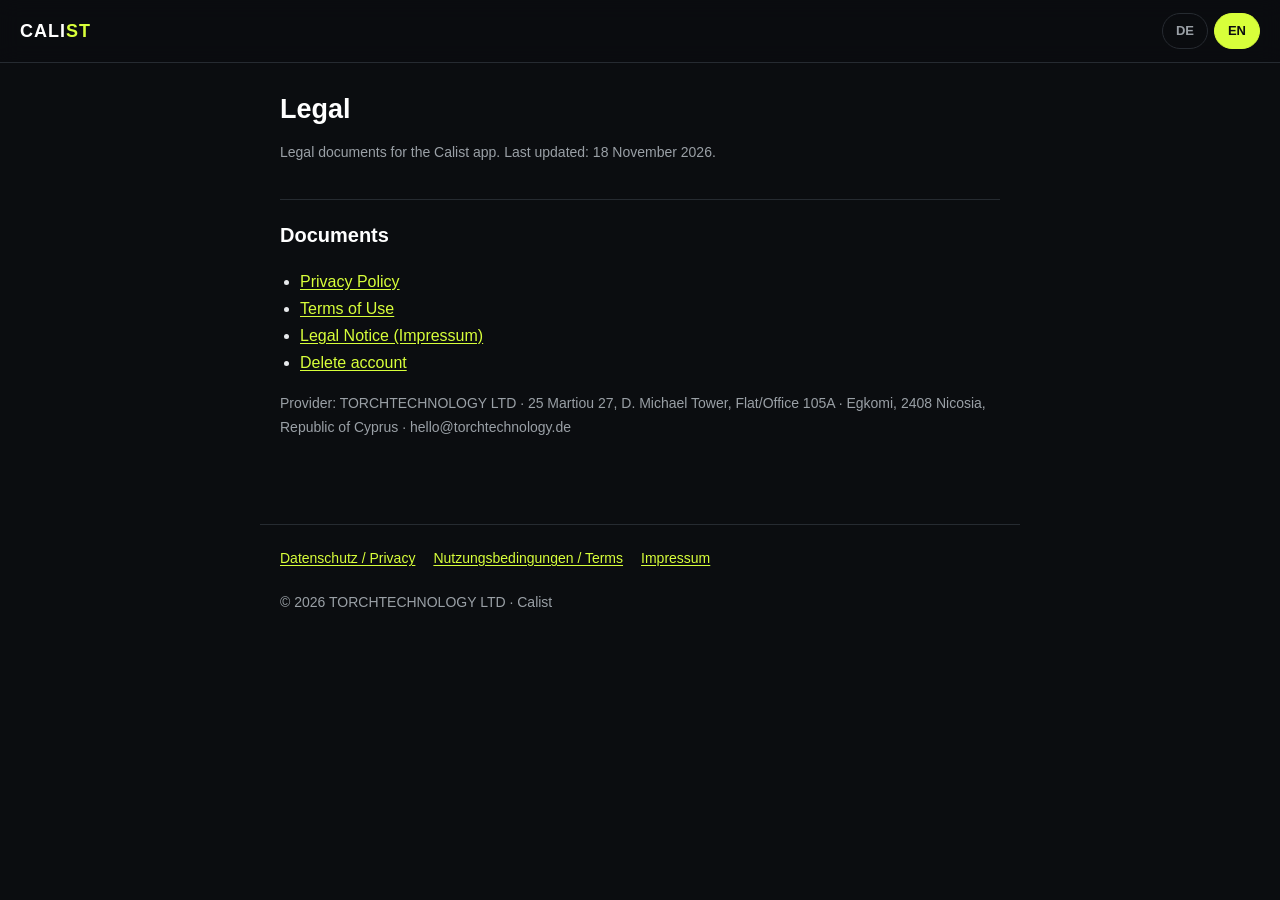
<file: index.html>
<!doctype html>
<html lang="de">
<head><meta charset="utf-8"><meta name="viewport" content="width=device-width, initial-scale=1">
<title>Calist · Rechtliches / Legal</title><link rel="stylesheet" href="style.css"></head>
<body class="show-de">
<header class="top"><a class="brand" href="index.html">CALI<b>ST</b></a>
<nav class="langtoggle"><button data-l="de">DE</button><button data-l="en">EN</button></nav></header>
<main>
<section class="lang lang-de">
<h1>Rechtliches</h1>
<p class="updated">Rechtliche Dokumente für die Calist-App. Stand: 18. November 2026.</p>
<h2>Dokumente</h2>
<ul>
<li><a href="datenschutz.html">Datenschutzerklärung</a></li>
<li><a href="nutzungsbedingungen.html">Nutzungsbedingungen (AGB)</a></li>
<li><a href="impressum.html">Impressum</a></li>
<li><a href="konto-loeschen.html">Konto löschen</a></li>
</ul>
<p class="muted">Anbieter: TORCHTECHNOLOGY LTD · 25 Martiou 27, D. Michael Tower, Flat/Office 105A · Egkomi, 2408 Nikosia, Republik Zypern · hello@torchtechnology.de</p>
</section>
<section class="lang lang-en">
<h1>Legal</h1>
<p class="updated">Legal documents for the Calist app. Last updated: 18 November 2026.</p>
<h2>Documents</h2>
<ul>
<li><a href="datenschutz.html">Privacy Policy</a></li>
<li><a href="nutzungsbedingungen.html">Terms of Use</a></li>
<li><a href="impressum.html">Legal Notice (Impressum)</a></li>
<li><a href="konto-loeschen.html">Delete account</a></li>
</ul>
<p class="muted">Provider: TORCHTECHNOLOGY LTD · 25 Martiou 27, D. Michael Tower, Flat/Office 105A · Egkomi, 2408 Nicosia, Republic of Cyprus · hello@torchtechnology.de</p>
</section>
</main>
<footer><a href="datenschutz.html">Datenschutz / Privacy</a><a href="nutzungsbedingungen.html">Nutzungsbedingungen / Terms</a><a href="impressum.html">Impressum</a><p class="muted">© 2026 TORCHTECHNOLOGY LTD · Calist</p></footer>
<script>
(function(){var b=document.body;function set(l){b.classList.remove('show-de','show-en');b.classList.add('show-'+l);document.documentElement.lang=l;document.querySelectorAll('.langtoggle button').forEach(function(x){x.classList.toggle('active',x.dataset.l===l)});try{localStorage.setItem('cl-lang',l)}catch(e){}}
var s=null;try{s=localStorage.getItem('cl-lang')}catch(e){}
var init=s||(((navigator.language||'de').toLowerCase().indexOf('de')===0)?'de':'en');set(init);
document.querySelectorAll('.langtoggle button').forEach(function(x){x.addEventListener('click',function(){set(x.dataset.l)})});})();
</script>
</body></html>
</file>
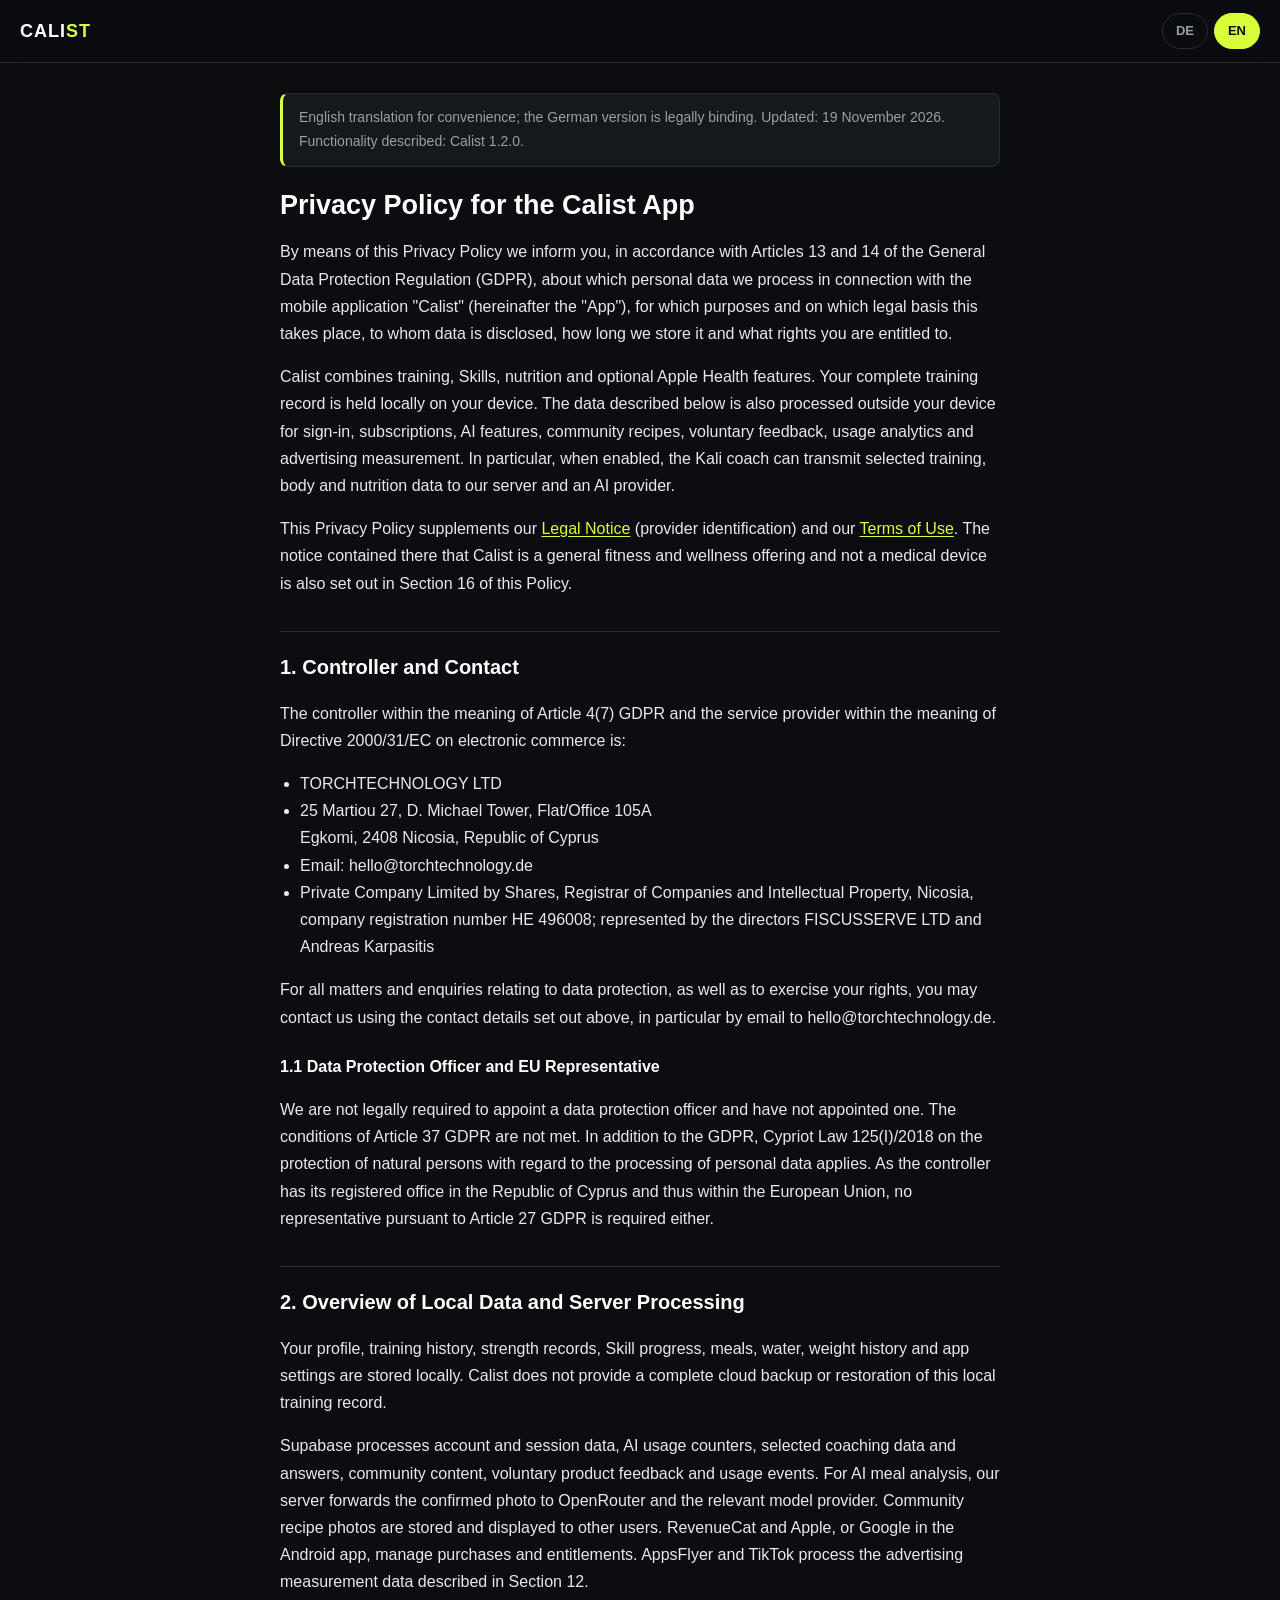
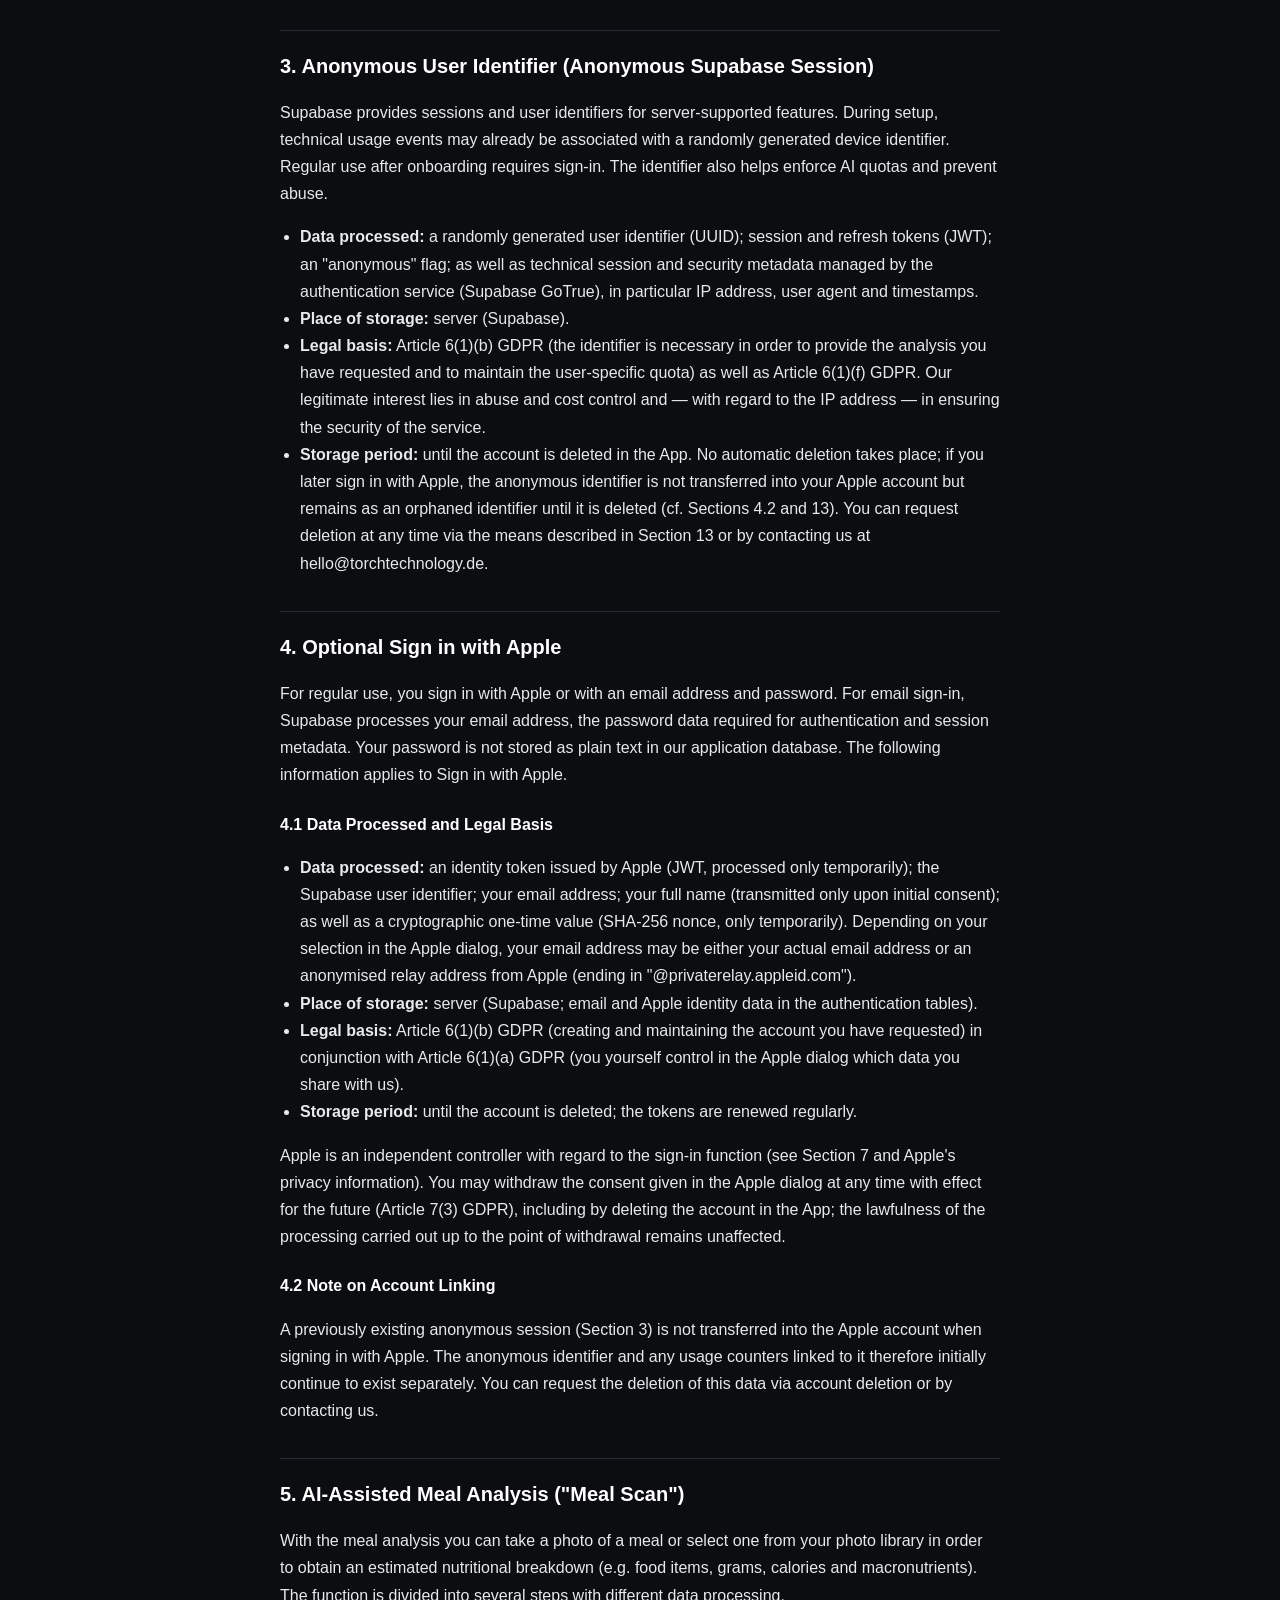
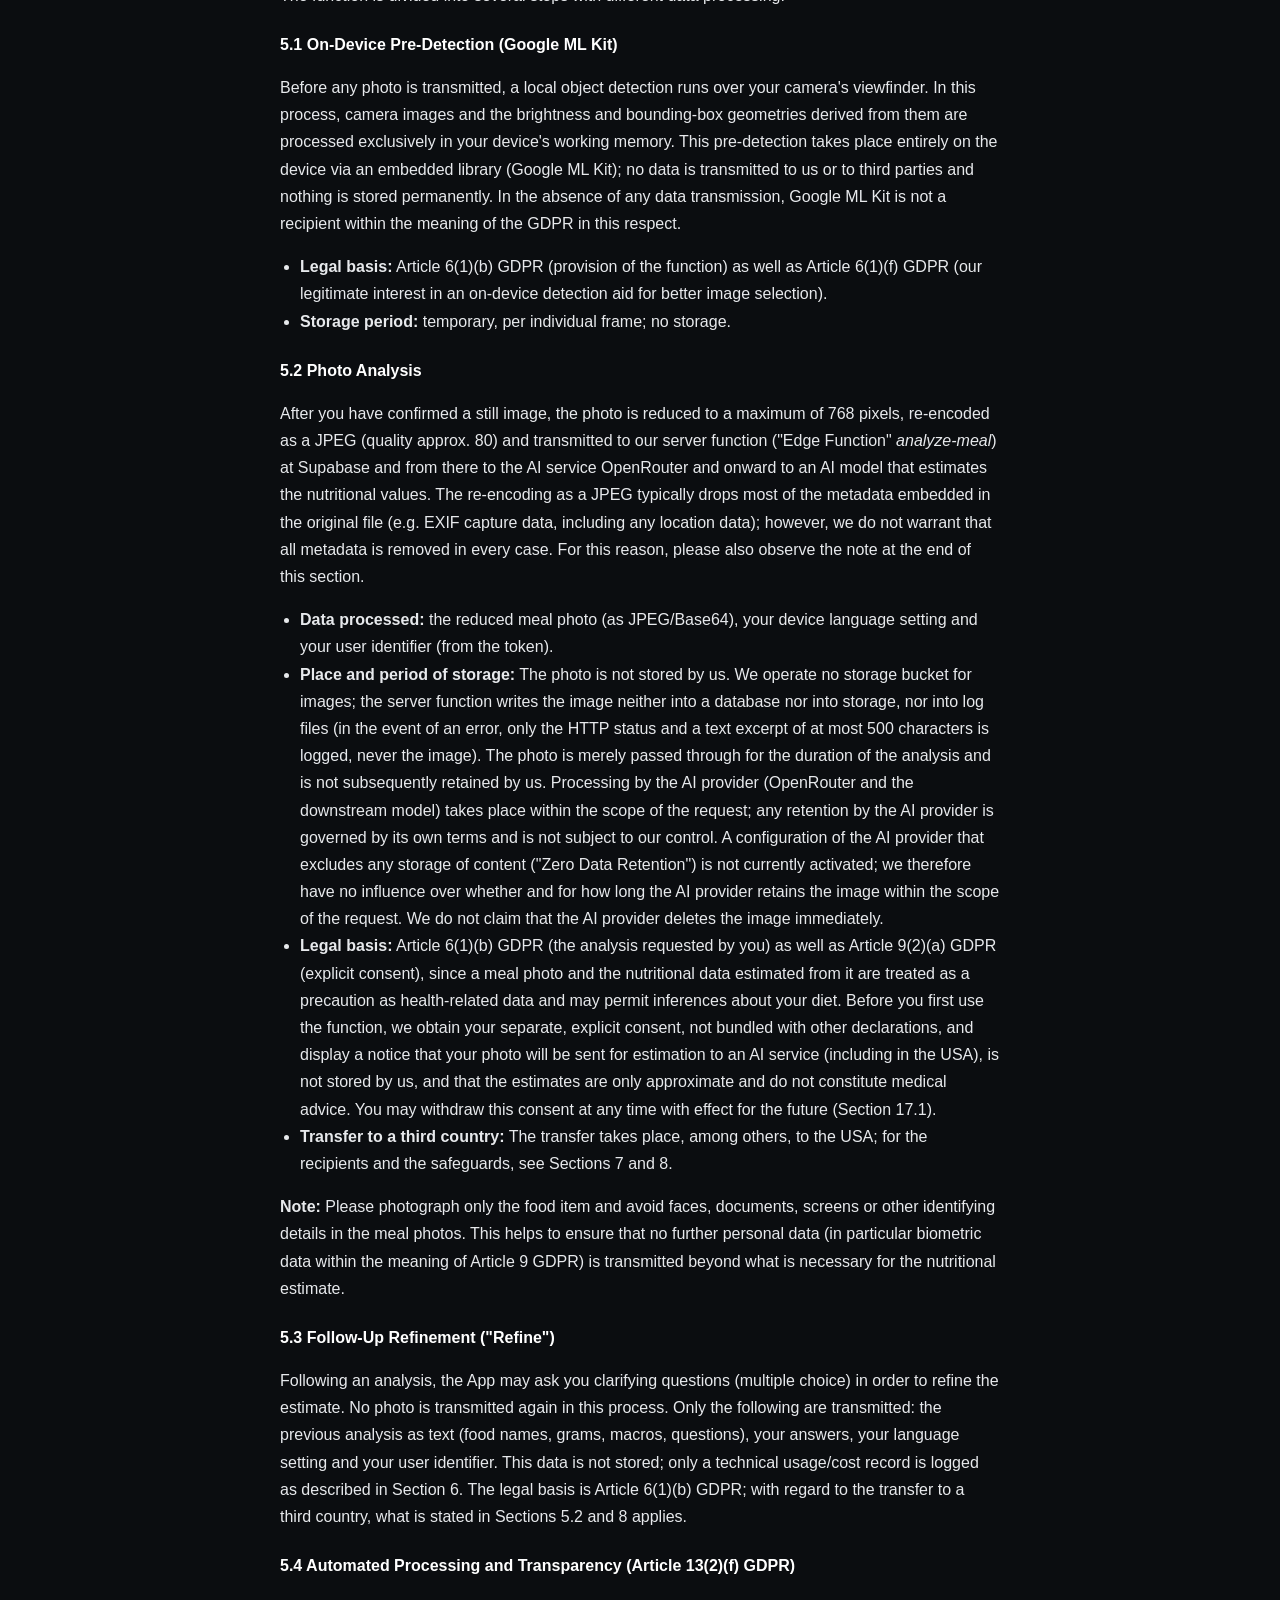
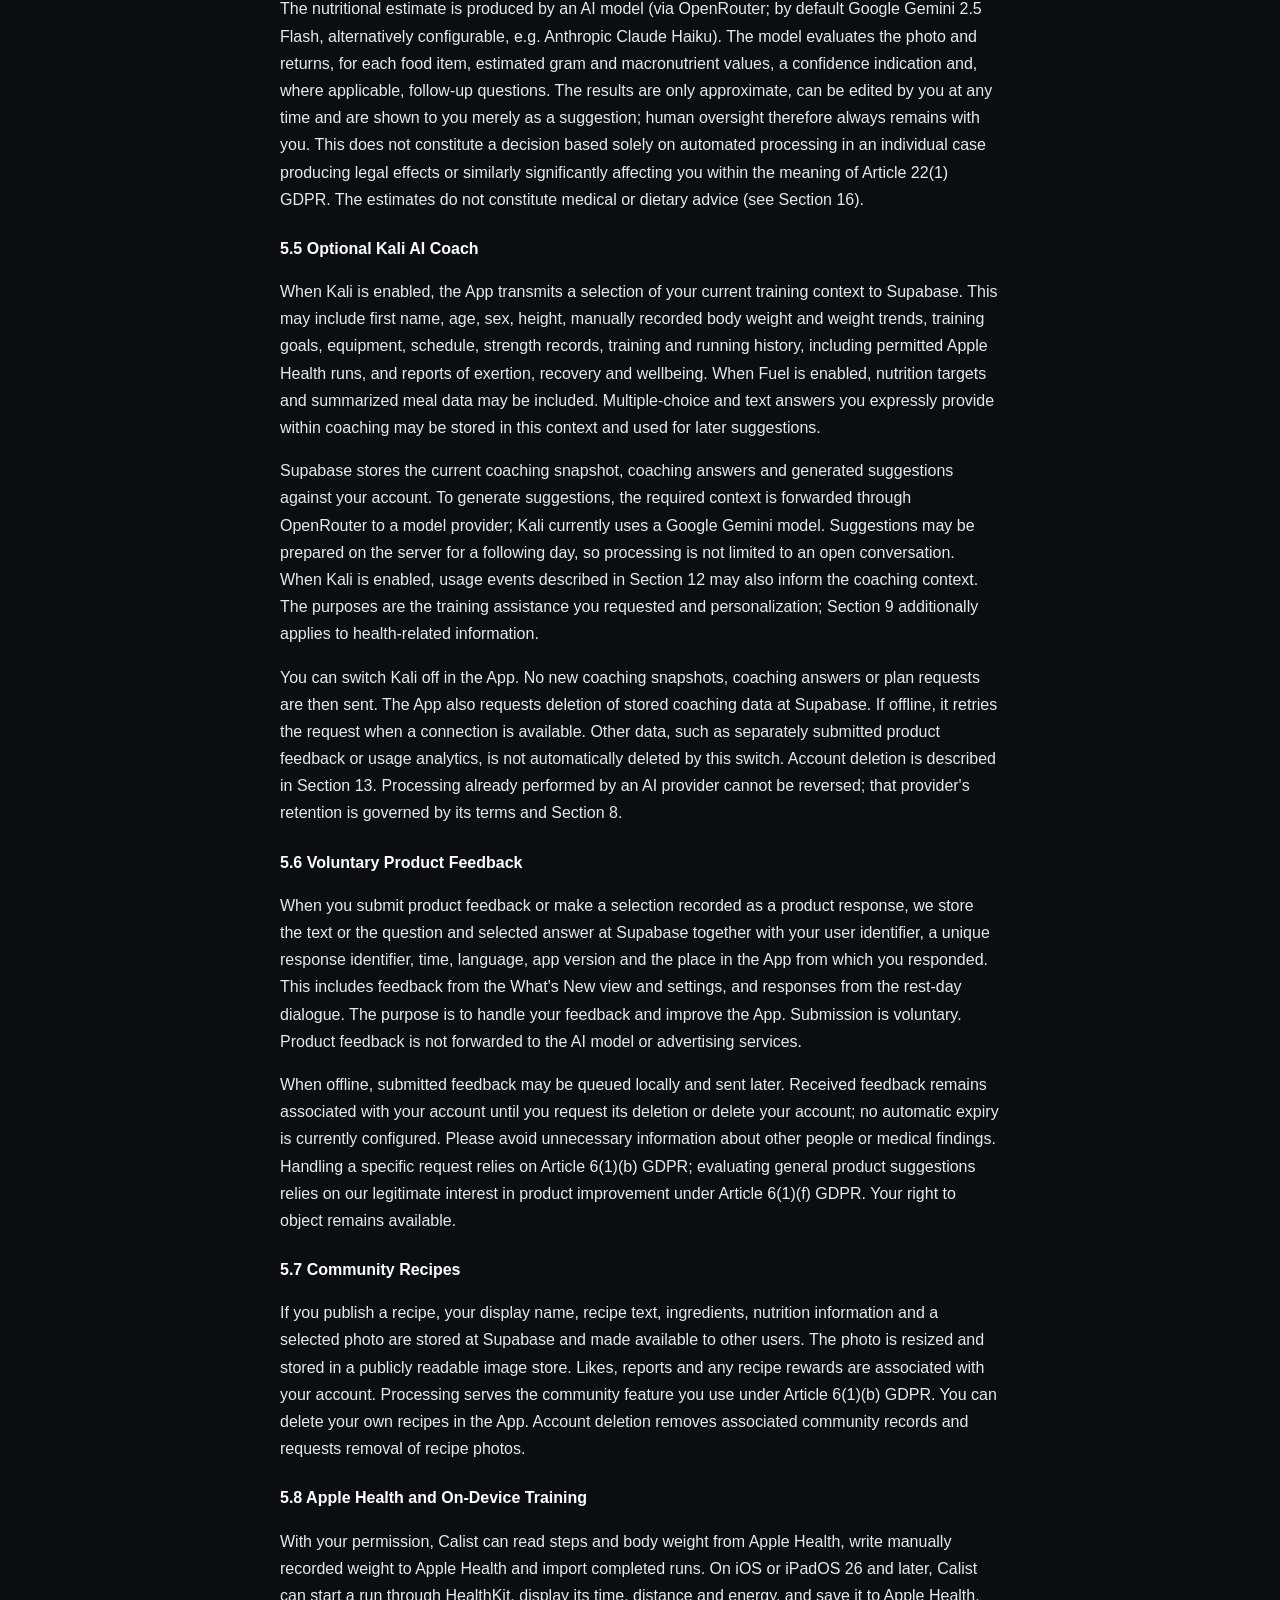
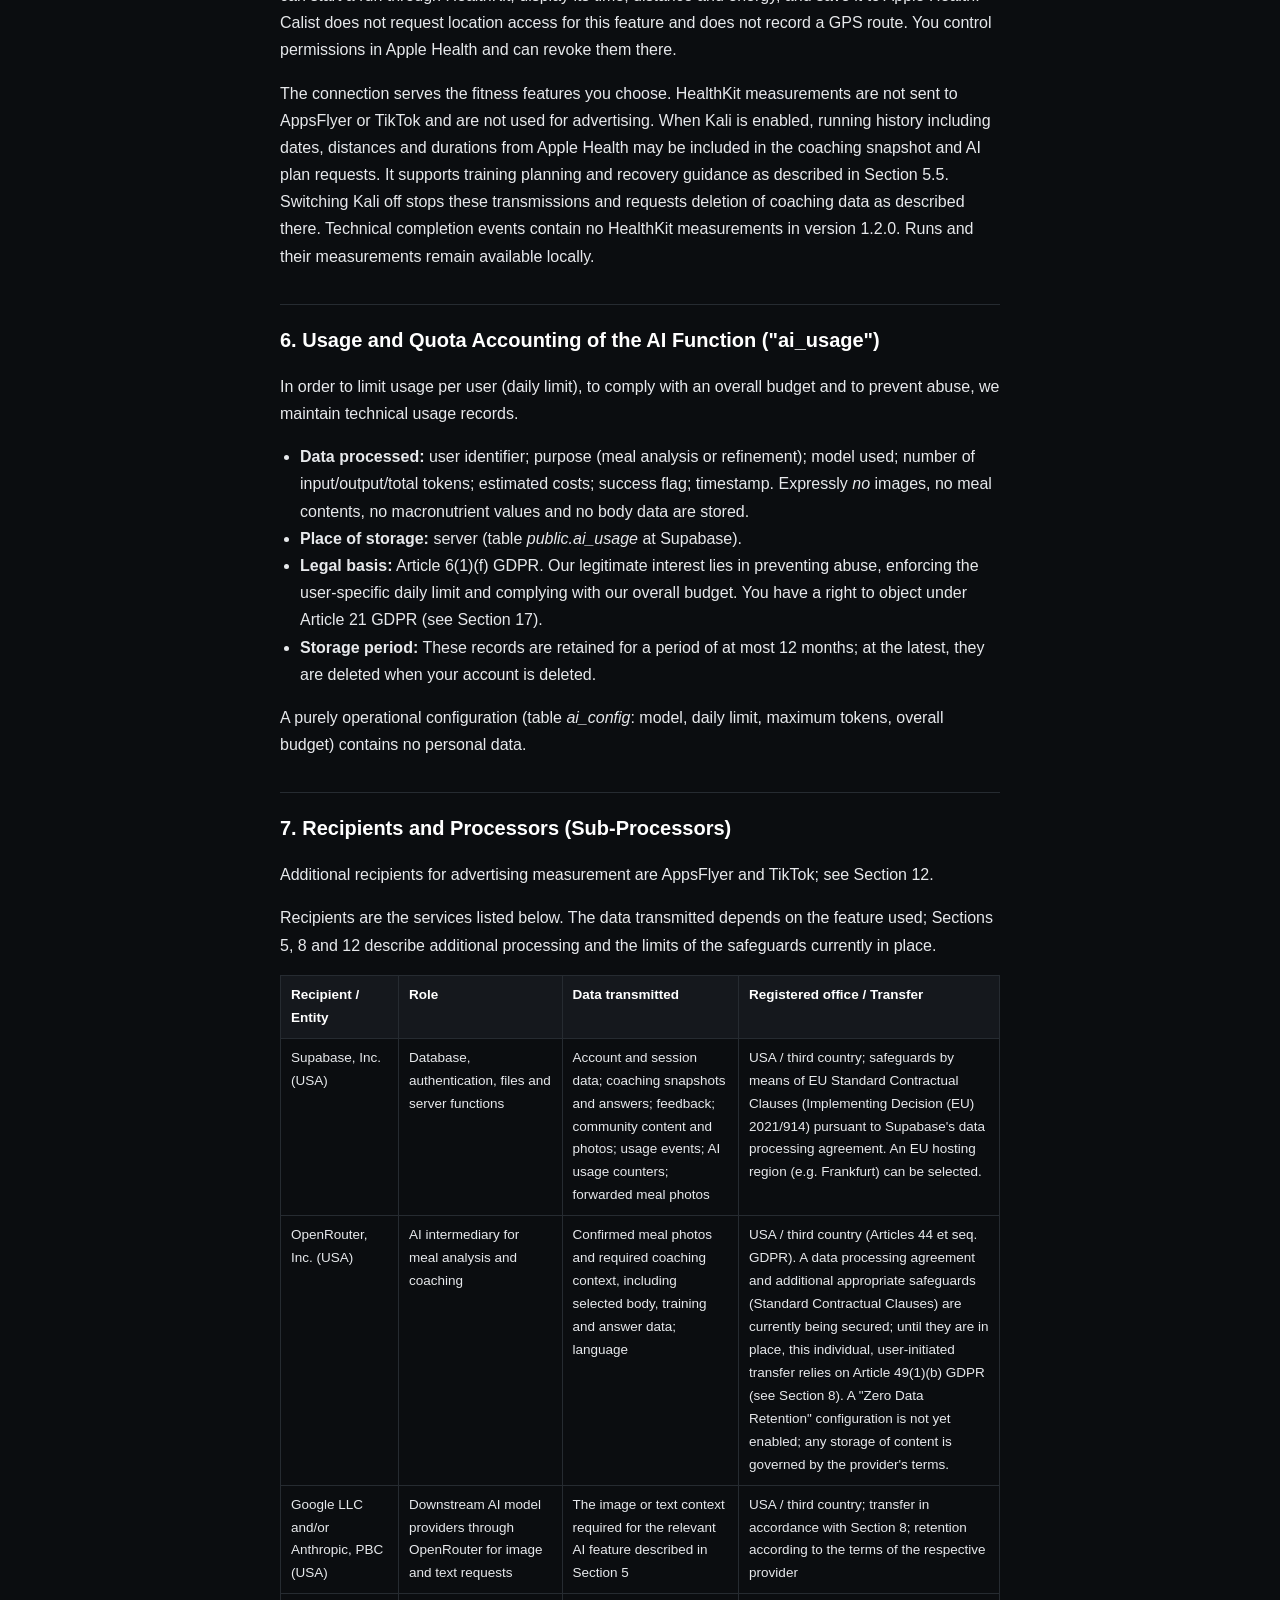
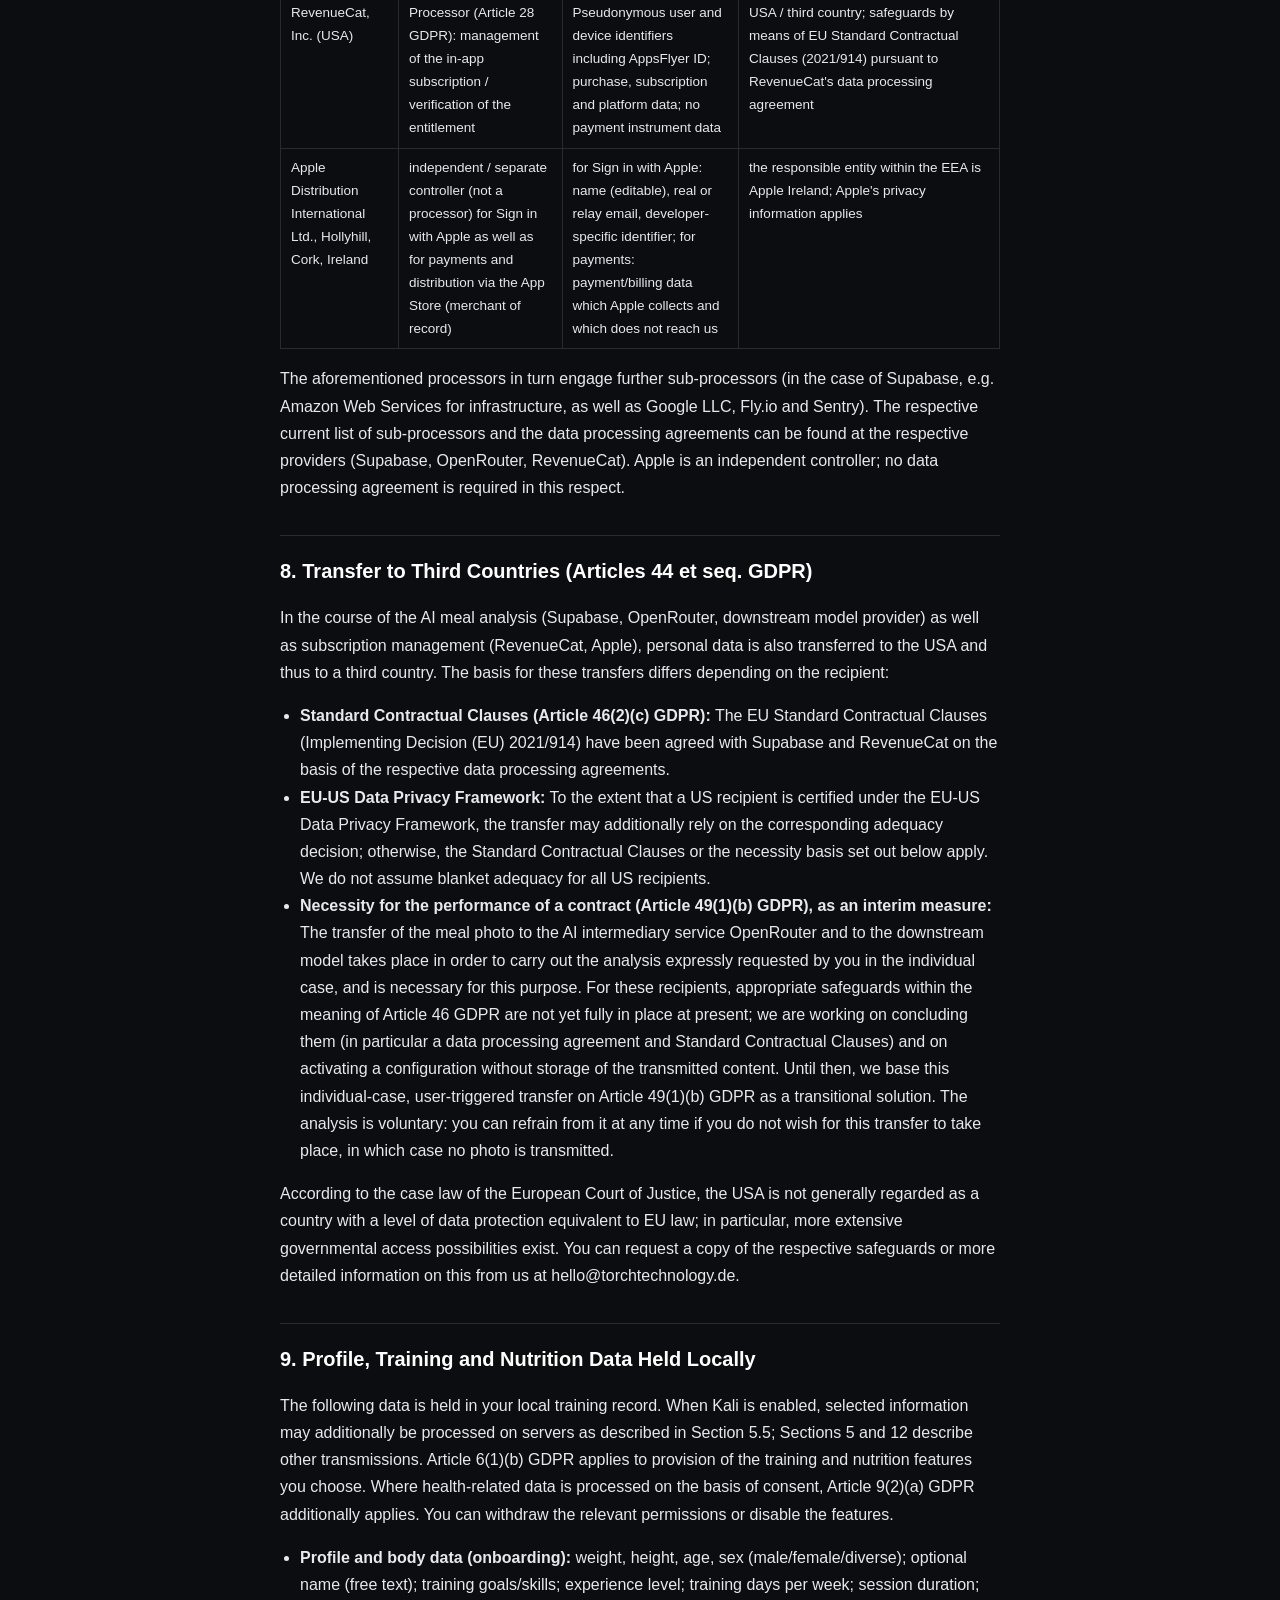
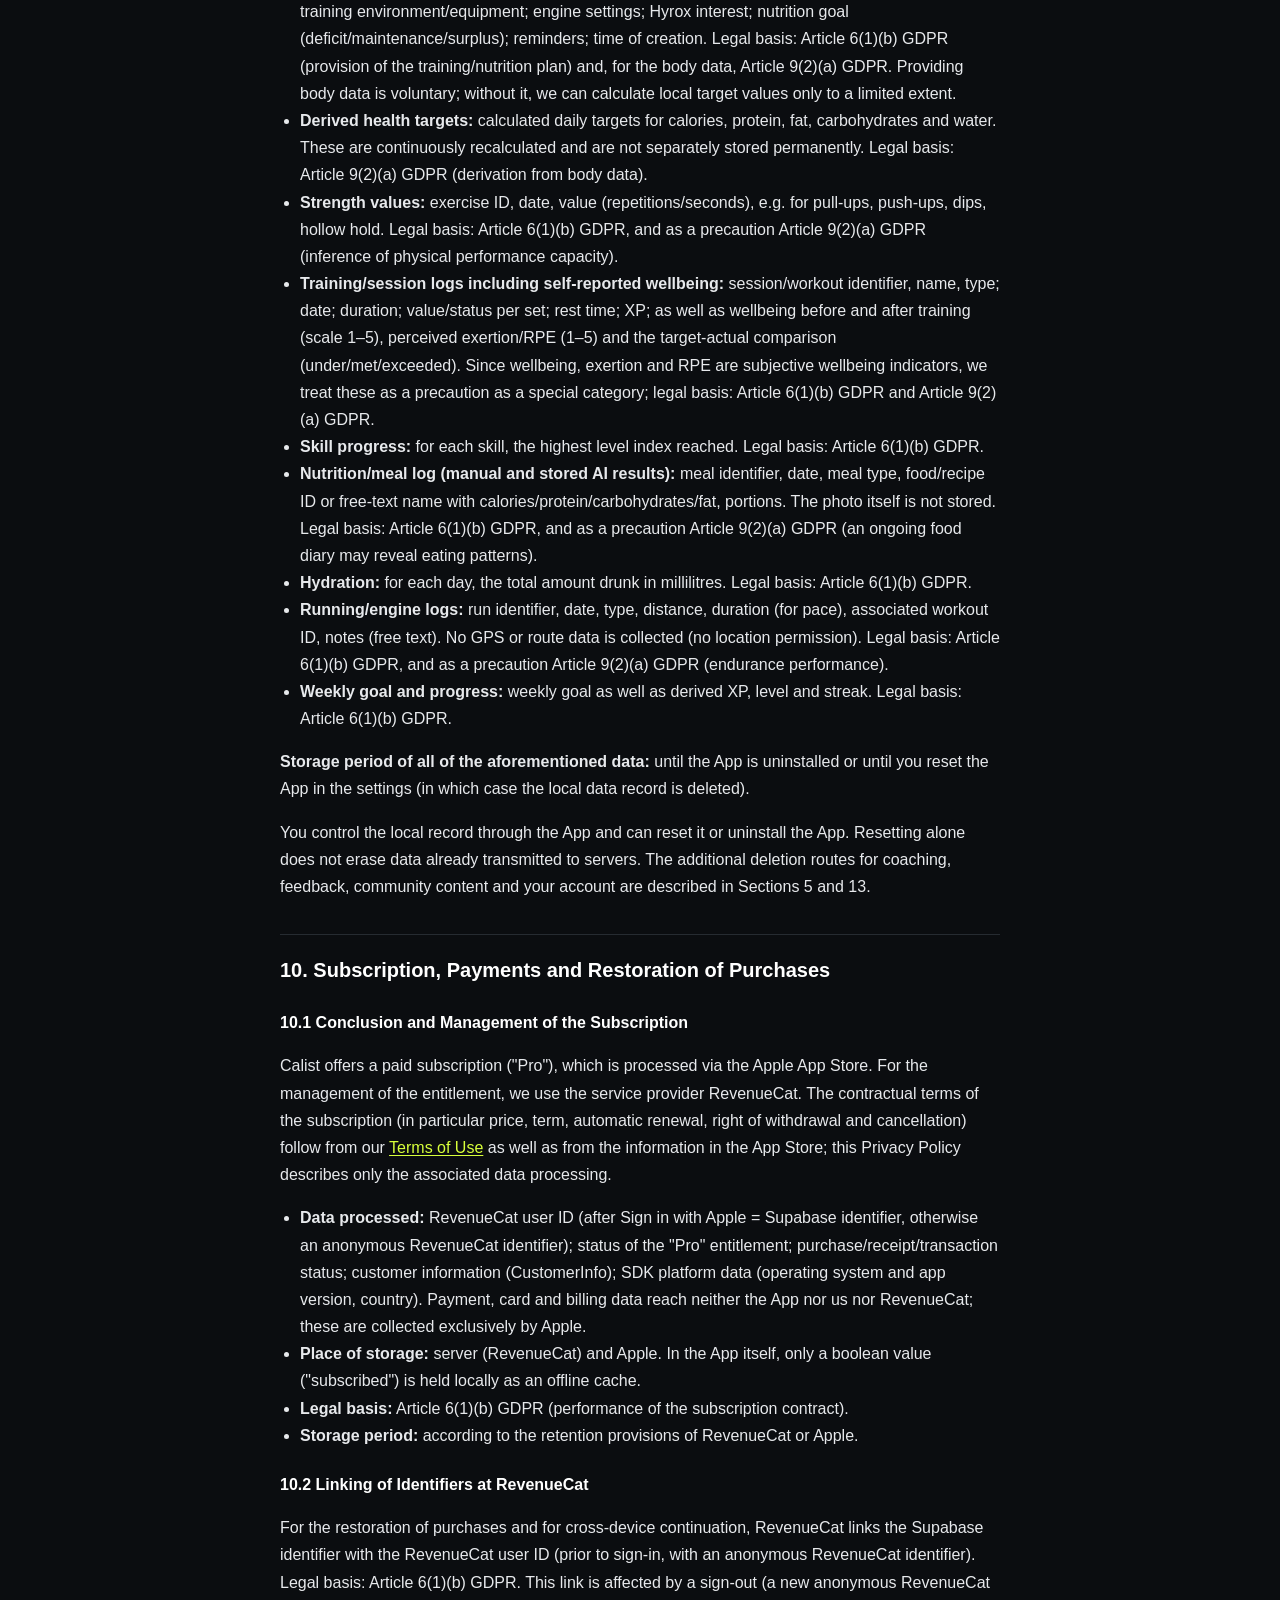
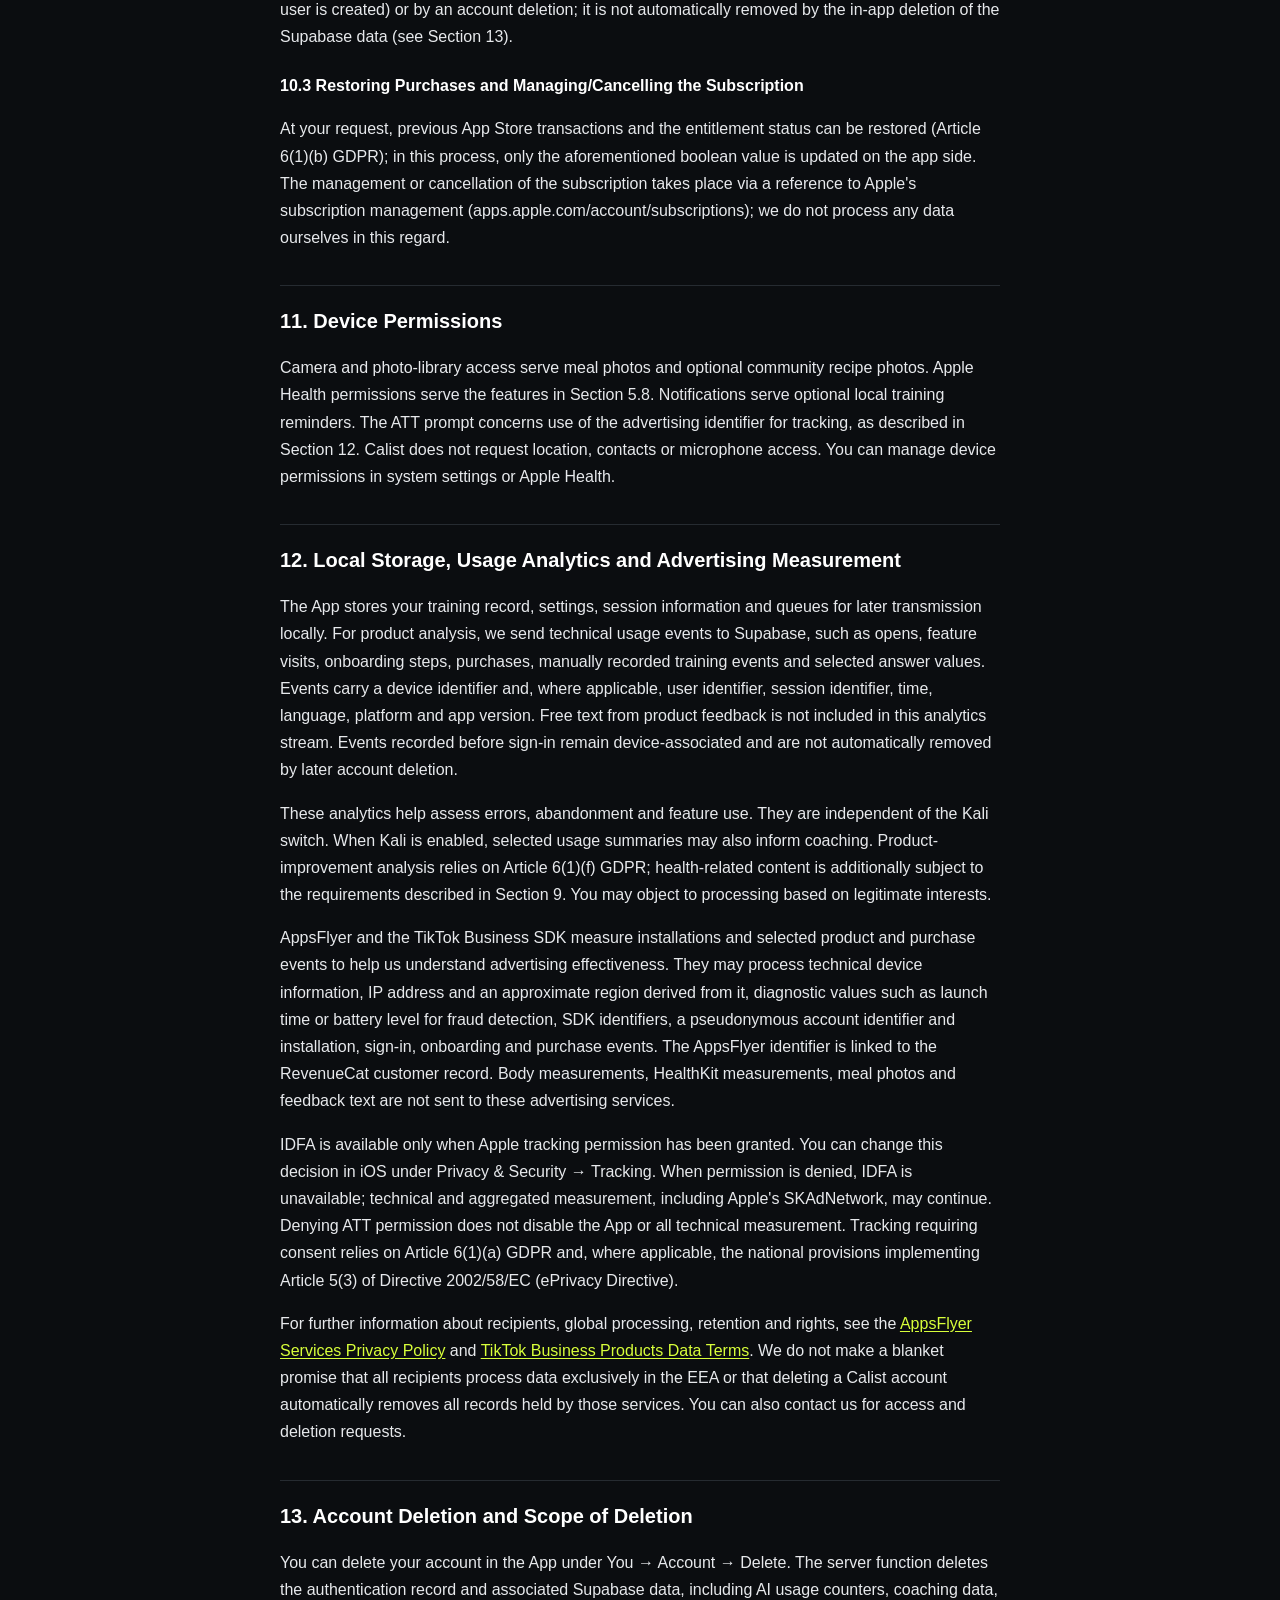
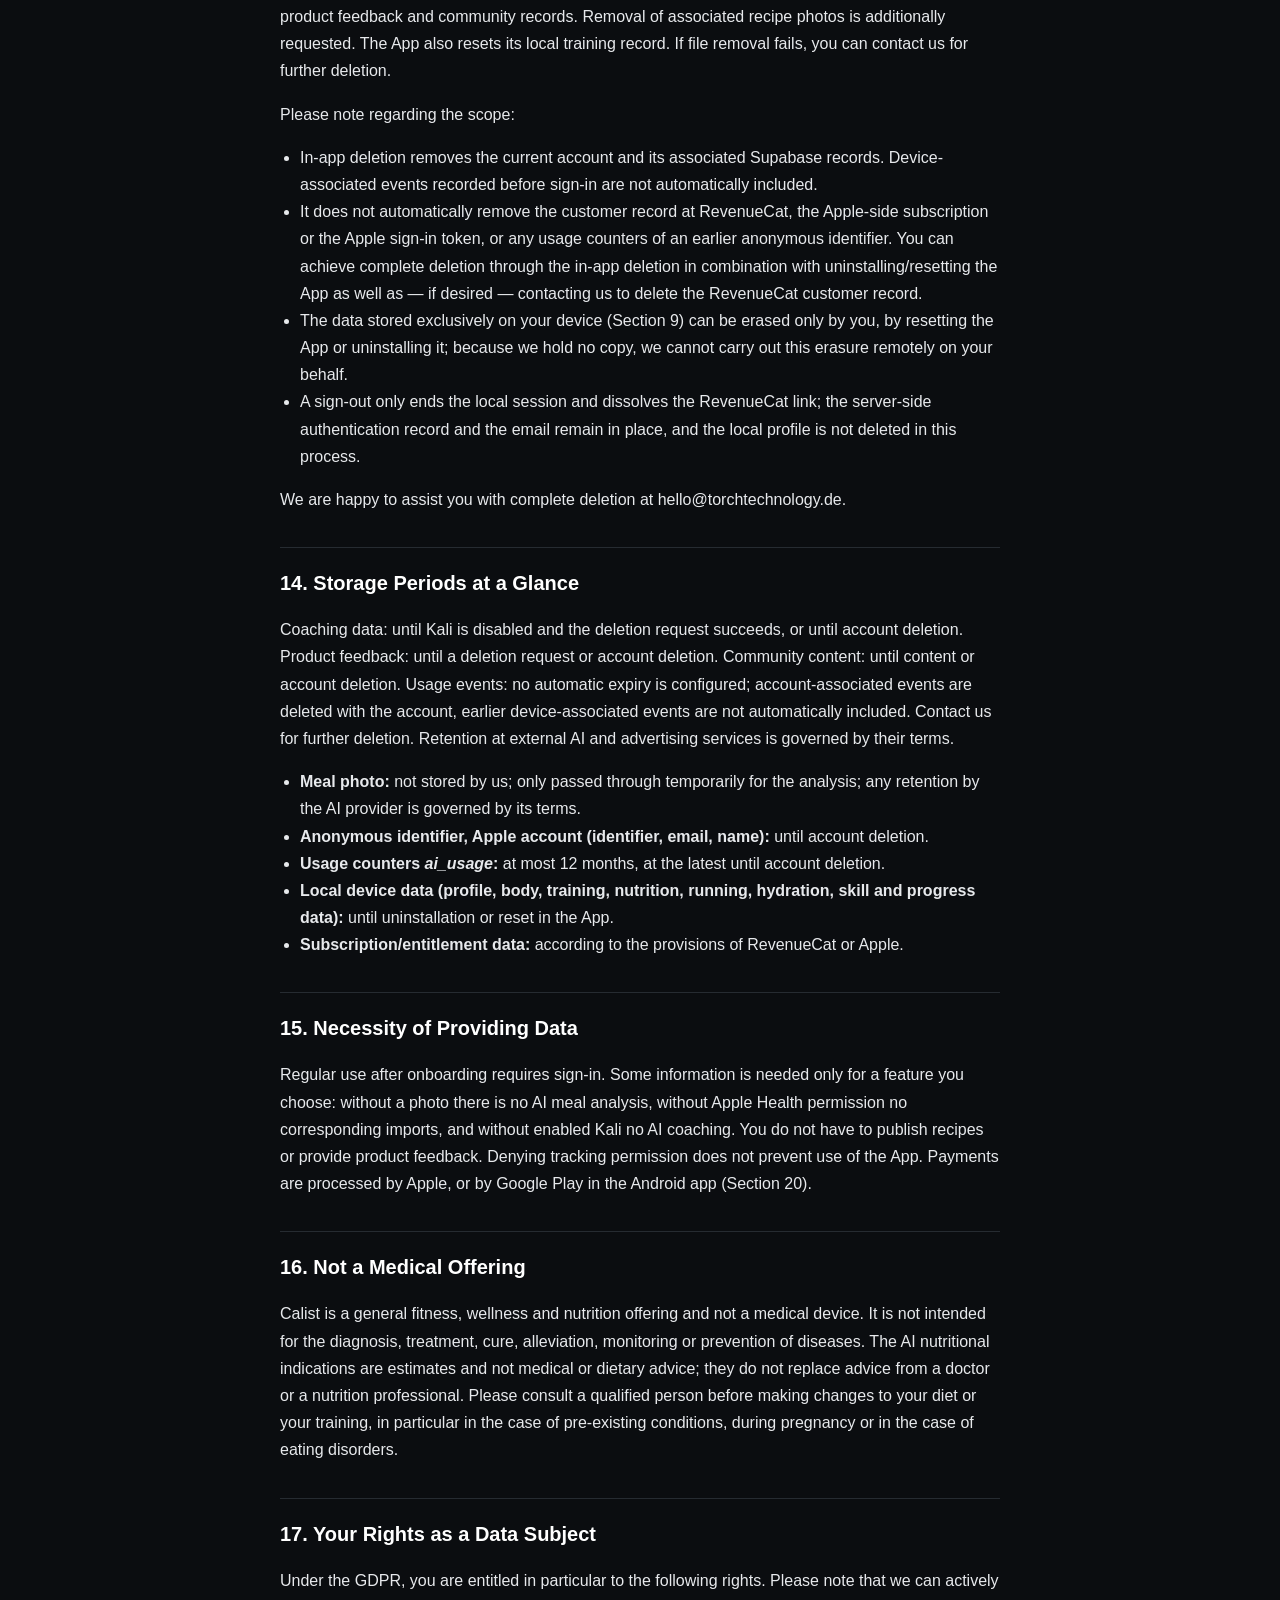
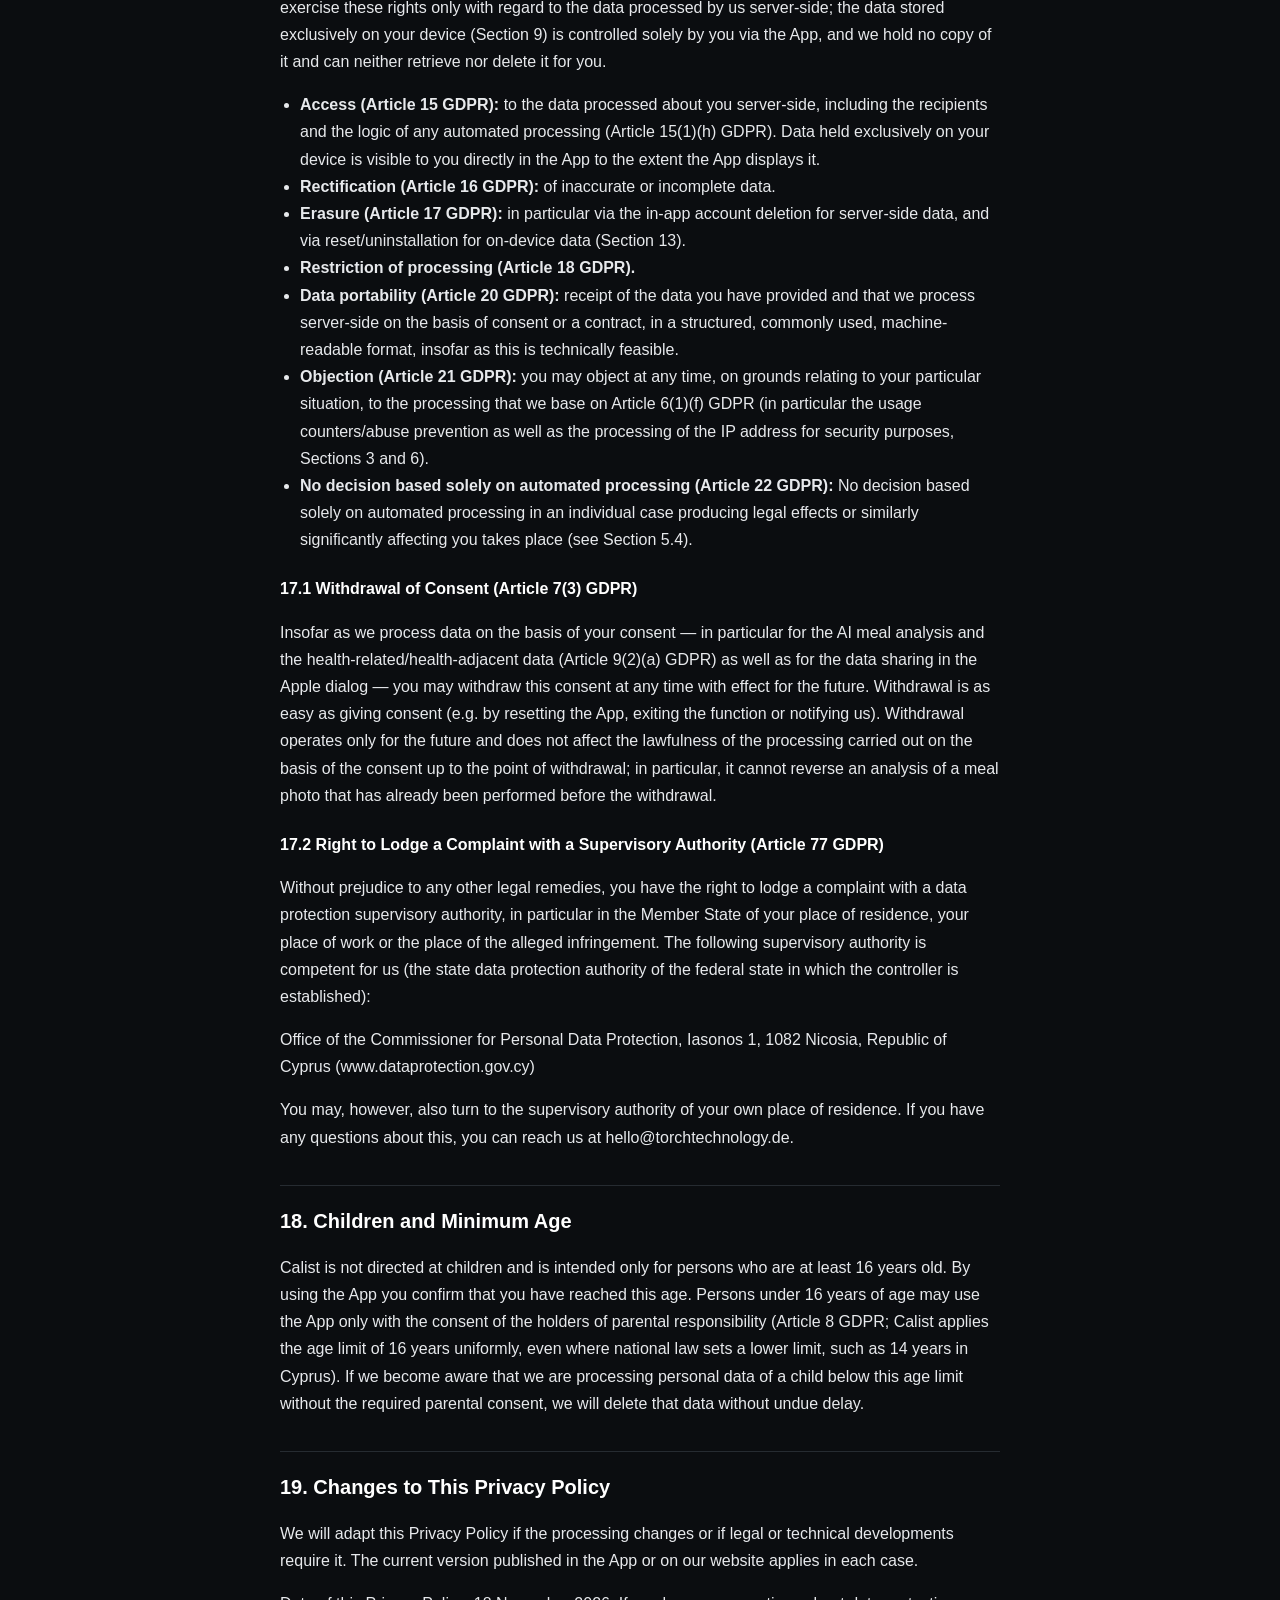
<file: datenschutz.html>
<!DOCTYPE html>

<html lang="de">
<head>
<meta charset="utf-8"/>
<meta content="width=device-width, initial-scale=1" name="viewport"/>
<title>Datenschutzerklärung / Privacy Policy · Calist</title>
<link href="style.css" rel="stylesheet"/>
</head>
<body class="show-de">
<header class="top">
<a class="brand" href="index.html">CALI<b>ST</b></a>
<nav class="langtoggle"><button data-l="de">DE</button><button data-l="en">EN</button></nav>
</header>
<main>
<section class="lang lang-de"><p class="disclaimer">Dies ist die rechtsverbindliche deutsche Fassung. Stand: 19. November 2026. Beschriebener Funktionsstand: Calist 1.2.0.</p><h1>Datenschutzerklärung für die Calist‑App</h1>
<p>Mit dieser Datenschutzerklärung informieren wir Sie gemäß Art. 13 und Art. 14 der Datenschutz‑Grundverordnung (DSGVO) darüber, welche personenbezogenen Daten wir im Zusammenhang mit der mobilen Anwendung „Calist“ (nachfolgend „App“) verarbeiten, zu welchen Zwecken und auf welcher Rechtsgrundlage dies geschieht, an wen Daten weitergegeben werden, wie lange wir sie speichern und welche Rechte Ihnen zustehen.</p>
<p>Calist verbindet Training, Skills, Ernährung und optionale Apple-Health-Funktionen. Ihr vollständiger Trainingsstand wird lokal auf dem Gerät geführt. Für Anmeldung, Abonnements, KI-Funktionen, Community-Rezepte, freiwilliges Feedback sowie Nutzungs- und Werbemessung werden die nachfolgend beschriebenen Daten auch außerhalb Ihres Geräts verarbeitet. Insbesondere kann der eingeschaltete Coach Kali ausgewählte Trainings-, Körper- und Ernährungsdaten an unseren Server und einen KI-Anbieter übertragen.</p>
<p>Diese Datenschutzerklärung ergänzt unser <a href="https://pyfinn.github.io/calist-legal/impressum.html">Impressum</a> (Anbieterkennzeichnung) und unsere <a href="https://pyfinn.github.io/calist-legal/nutzungsbedingungen.html">Nutzungsbedingungen</a>. Den dort enthaltenen Hinweis, dass Calist ein allgemeines Fitness‑ und Wellnessangebot und kein Medizinprodukt ist, finden Sie auch in Abschnitt 16 dieser Erklärung.</p>
<h2>1. Verantwortlicher und Kontakt</h2>
<p>Verantwortlicher im Sinne des Art. 4 Nr. 7 DSGVO und Diensteanbieter im Sinne der Richtlinie 2000/31/EG über den elektronischen Geschäftsverkehr ist:</p>
<ul>
<li>TORCHTECHNOLOGY LTD</li>
<li>25 Martiou 27, D. Michael Tower, Flat/Office 105A<br/>Egkomi, 2408 Nikosia, Republik Zypern</li>
<li>E‑Mail: hello@torchtechnology.de</li>
<li>Private Company Limited by Shares, Registrar of Companies and Intellectual Property, Nikosia, Registernummer HE 496008; vertreten durch die Direktoren FISCUSSERVE LTD und Andreas Karpasitis</li>
</ul>
<p>Für alle Anliegen und Anfragen zum Datenschutz sowie zur Ausübung Ihrer Rechte können Sie sich unter den vorstehenden Kontaktdaten, insbesondere per E‑Mail an hello@torchtechnology.de, an uns wenden.</p>
<h3>1.1 Datenschutzbeauftragter und EU‑Vertreter</h3>
<p>Wir sind gesetzlich nicht verpflichtet, einen Datenschutzbeauftragten zu benennen, und haben keinen bestellt. Die Voraussetzungen des Art. 37 DSGVO liegen nicht vor. Ergänzend zur DSGVO gilt das zyprische Gesetz 125(I)/2018 zum Schutz natürlicher Personen bei der Verarbeitung personenbezogener Daten. Da der Verantwortliche seinen Sitz in der Republik Zypern und damit in der Europäischen Union hat, ist auch kein Vertreter nach Art. 27 DSGVO erforderlich.</p>
<h2>2. Überblick über lokale Daten und Serververarbeitung</h2><p>Profil, Trainingshistorie, Bestwerte, Skill-Fortschritt, Mahlzeiten, Wasser, Gewichtsverlauf und App-Einstellungen werden lokal gespeichert. Calist bietet keine vollständige Sicherung oder Wiederherstellung dieses lokalen Trainingsstands aus der Cloud.</p><p>Serverseitig verarbeitet Supabase die Konto- und Sitzungsdaten, KI-Nutzungszähler, ausgewählte Coaching-Daten und Antworten, Community-Inhalte, freiwilliges Produktfeedback sowie Nutzungsereignisse. Bei der KI-Mahlzeitenanalyse wird das bestätigte Foto durch unseren Server zu OpenRouter und dem jeweiligen Modellanbieter weitergeleitet. Community-Rezeptfotos werden dagegen gespeichert und anderen Nutzern angezeigt. RevenueCat und Apple, in der Android-App Google, verwalten Käufe und Berechtigungen. AppsFlyer und TikTok verarbeiten die unter Abschnitt 12 erläuterten Daten zur Werbemessung.</p>



<h2>3. Anonyme Nutzerkennung (anonyme Supabase‑Sitzung)</h2>
<p>Supabase stellt Sitzungen und Nutzerkennungen für servergestützte Funktionen bereit. Während der Einrichtung können technische Nutzungsereignisse bereits einer zufällig erzeugten Gerätekennung zugeordnet werden. Für die reguläre Nutzung nach dem Onboarding ist eine Anmeldung vorgesehen. Die Kennung dient auch dazu, KI-Kontingente durchzusetzen und Missbrauch zu verhindern.</p>
<ul>
<li><strong>Verarbeitete Daten:</strong> zufällig erzeugte Nutzerkennung (UUID); Sitzungs‑ und Aktualisierungs‑Token (JWT); ein Kennzeichen „anonym“; sowie technische Sitzungs‑ und Sicherheitsmetadaten, die vom Authentifizierungsdienst (Supabase GoTrue) verwaltet werden, insbesondere IP‑Adresse, User‑Agent und Zeitstempel.</li>
<li><strong>Speicherort:</strong> Server (Supabase).</li>
<li><strong>Rechtsgrundlage:</strong> Art. 6 Abs. 1 lit. b DSGVO (die Kennung ist erforderlich, um die von Ihnen angeforderte Analyse bereitzustellen und das nutzerbezogene Kontingent zu führen) sowie Art. 6 Abs. 1 lit. f DSGVO. Unser berechtigtes Interesse besteht in der Missbrauchs‑ und Kostenkontrolle sowie – hinsichtlich der IP‑Adresse – in der Gewährleistung der Sicherheit des Dienstes.</li>
<li><strong>Speicherdauer:</strong> bis zur Löschung des Kontos in der App. Eine automatische Löschung erfolgt nicht; melden Sie sich später mit Apple an, wird die anonyme Kennung nicht in Ihr Apple‑Konto überführt, sondern bleibt als verwaiste Kennung bestehen, bis sie gelöscht wird (vgl. Abschnitt 4.2 und 13). Sie können die Löschung jederzeit über die in Abschnitt 13 beschriebenen Wege oder durch Kontaktaufnahme unter hello@torchtechnology.de veranlassen.</li>
</ul>
<h2>4. Optionale Anmeldung mit Apple („Sign in with Apple“)</h2>
<p>Für die reguläre Nutzung melden Sie sich mit Apple oder mit E-Mail-Adresse und Passwort an. Bei der E-Mail-Anmeldung verarbeitet Supabase die E-Mail-Adresse, die zur Anmeldung erforderlichen Passwortdaten und Sitzungsmetadaten. Das Passwort wird nicht als Klartext in unserer Anwendungsdatenbank gespeichert. Bei der Anmeldung mit Apple gelten die folgenden Angaben.</p>
<h3>4.1 Verarbeitete Daten und Rechtsgrundlage</h3>
<ul>
<li><strong>Verarbeitete Daten:</strong> ein von Apple ausgestelltes Identitäts‑Token (JWT, nur vorübergehend verarbeitet); die Supabase‑Nutzerkennung; Ihre E‑Mail‑Adresse; Ihr vollständiger Name (nur bei der erstmaligen Zustimmung übermittelt); sowie ein kryptografischer Einmalwert (SHA‑256‑Nonce, nur vorübergehend). Ihre E‑Mail‑Adresse kann je nach Ihrer Auswahl im Apple‑Dialog entweder Ihre tatsächliche E‑Mail‑Adresse oder eine anonymisierte Weiterleitungsadresse von Apple (Endung „@privaterelay.appleid.com“) sein.</li>
<li><strong>Speicherort:</strong> Server (Supabase; E‑Mail und Apple‑Identitätsdaten in den Authentifizierungstabellen).</li>
<li><strong>Rechtsgrundlage:</strong> Art. 6 Abs. 1 lit. b DSGVO (Anlegen und Führen des von Ihnen gewünschten Kontos) in Verbindung mit Art. 6 Abs. 1 lit. a DSGVO (Sie steuern im Apple‑Dialog selbst, welche Daten Sie an uns weitergeben).</li>
<li><strong>Speicherdauer:</strong> bis zur Löschung des Kontos; die Token werden regelmäßig erneuert.</li>
</ul>
<p>Apple ist hinsichtlich der Anmeldefunktion eigenständig Verantwortlicher (siehe Abschnitt 7 und die Datenschutzhinweise von Apple). Ihre im Apple‑Dialog erteilte Zustimmung können Sie jederzeit mit Wirkung für die Zukunft widerrufen (Art. 7 Abs. 3 DSGVO), unter anderem durch Löschung des Kontos in der App; die Rechtmäßigkeit der bis zum Widerruf erfolgten Verarbeitung bleibt unberührt.</p>
<h3>4.2 Hinweis zur Kontoverknüpfung</h3>
<p>Eine zuvor bestehende anonyme Sitzung (Abschnitt 3) wird bei der Anmeldung mit Apple nicht in das Apple‑Konto überführt. Die anonyme Kennung und etwaige damit verknüpfte Nutzungszähler bleiben daher zunächst getrennt bestehen. Sie können die Löschung dieser Daten über die Kontolöschung bzw. durch Kontaktaufnahme mit uns veranlassen.</p>
<h2>5. KI‑gestützte Mahlzeitenanalyse („Meal Scan“)</h2>
<p>Mit der Mahlzeitenanalyse können Sie ein Foto einer Mahlzeit aufnehmen oder aus Ihrer Fotomediathek auswählen, um eine geschätzte Nährwertangabe (z. B. Lebensmittel, Gramm, Kalorien und Makronährstoffe) zu erhalten. Die Funktion gliedert sich in mehrere Schritte mit unterschiedlicher Datenverarbeitung.</p>
<h3>5.1 Vorab‑Erkennung auf dem Gerät (Google ML Kit)</h3>
<p>Bevor ein Foto übertragen wird, läuft eine lokale Objekterkennung über den Sucher Ihrer Kamera. Hierbei werden Kamerabilder sowie daraus abgeleitete Helligkeits‑ und Begrenzungsrahmen‑Geometrien ausschließlich im Arbeitsspeicher Ihres Geräts verarbeitet. Diese Vorab‑Erkennung erfolgt vollständig auf dem Gerät über eine eingebettete Bibliothek (Google ML Kit); es werden hierbei keine Daten an uns oder an Dritte übertragen und nichts dauerhaft gespeichert. Mangels Datenübermittlung ist Google ML Kit insoweit kein Empfänger im Sinne der DSGVO.</p>
<ul>
<li><strong>Rechtsgrundlage:</strong> Art. 6 Abs. 1 lit. b DSGVO (Bereitstellung der Funktion) sowie Art. 6 Abs. 1 lit. f DSGVO (unser berechtigtes Interesse an einer gerätelokalen Erkennungshilfe für eine bessere Bildauswahl).</li>
<li><strong>Speicherdauer:</strong> vorübergehend pro Einzelbild; keine Speicherung.</li>
</ul>
<h3>5.2 Fotoanalyse</h3>
<p>Nachdem Sie ein Standbild bestätigt haben, wird das Foto auf maximal 768 Pixel verkleinert, als JPEG (Qualität ca. 80) neu codiert und an unsere Server‑Funktion („Edge Function“ <em>analyze‑meal</em>) bei Supabase und von dort an den KI‑Dienst OpenRouter sowie weiter an ein KI‑Modell übermittelt, das die Nährwerte schätzt. Durch die Neucodierung als JPEG werden zudem regelmäßig die in der Originaldatei enthaltenen Metadaten (z. B. EXIF‑Aufnahmedaten) entfernt.</p>
<ul>
<li><strong>Verarbeitete Daten:</strong> das verkleinerte Mahlzeitenfoto (als JPEG/Base64), Ihre Geräte‑Spracheinstellung sowie Ihre Nutzerkennung (aus dem Token).</li>
<li><strong>Speicherort und Speicherdauer:</strong> Das Foto wird von uns nicht gespeichert. Wir betreiben keinen Speicher‑Bucket für Bilder; die Server‑Funktion schreibt das Bild weder in eine Datenbank noch in einen Speicher und auch nicht in Protokolldateien (im Fehlerfall wird ausschließlich der HTTP‑Status sowie ein Textausschnitt von höchstens 500 Zeichen protokolliert, niemals das Bild). Das Foto wird nur für die Dauer der Analyse durchgeleitet und anschließend nicht bei uns aufbewahrt. Die Verarbeitung beim KI‑Anbieter (OpenRouter und das nachgelagerte Modell) erfolgt im Rahmen der Anfrage; eine etwaige Aufbewahrung beim KI‑Anbieter richtet sich nach dessen eigenen Bedingungen und unterliegt nicht unserer Kontrolle. Eine Konfiguration des KI‑Anbieters, die jegliche Speicherung der Inhalte ausschließt („Zero Data Retention“), ist derzeit nicht aktiviert; wir haben daher keinen Einfluss darauf, ob und wie lange der KI‑Anbieter das Bild im Rahmen der Anfrage vorhält.</li>
<li><strong>Rechtsgrundlage:</strong> Art. 6 Abs. 1 lit. b DSGVO (von Ihnen angeforderte Analyse) sowie Art. 9 Abs. 2 lit. a DSGVO (ausdrückliche Einwilligung), da ein Mahlzeitenfoto und die daraus geschätzten Ernährungsdaten vorsorglich als gesundheitsbezogene Daten behandelt werden und Rückschlüsse auf Ihre Ernährungsweise zulassen können. Vor der erstmaligen Nutzung der Funktion holen wir Ihre gesonderte, ausdrückliche und nicht mit anderen Erklärungen gebündelte Einwilligung ein und blenden einen Hinweis ein, dass Ihr Foto zur Schätzung an einen KI‑Dienst (auch in den USA) gesendet, von uns nicht gespeichert wird und die Schätzungen nur ungefähr und keine medizinische Beratung sind. Diese Einwilligung können Sie jederzeit mit Wirkung für die Zukunft widerrufen (Abschnitt 17.1).</li>
<li><strong>Drittlandübermittlung:</strong> Die Übermittlung erfolgt unter anderem in die USA; zu den Empfängern und den Garantien siehe Abschnitte 7 und 8.</li>
</ul>
<p><strong>Hinweis:</strong> Fotografieren Sie nach Möglichkeit nur das Lebensmittel und vermeiden Sie Gesichter oder sonstige identifizierende Details auf den Mahlzeitenfotos.</p>
<h3>5.3 Nachfrage zur Präzisierung („Refine“)</h3>
<p>Im Anschluss an eine Analyse kann die App Ihnen klärende Fragen (Multiple‑Choice) stellen, um die Schätzung zu verfeinern. Hierbei wird kein Foto erneut übermittelt. Übertragen werden nur die vorherige Analyse als Text (Lebensmittelnamen, Gramm, Makros, Fragen), Ihre Antworten, Ihre Spracheinstellung und Ihre Nutzerkennung. Diese Daten werden nicht gespeichert; lediglich ein technischer Verbrauchs‑/Kostendatensatz wird wie in Abschnitt 6 beschrieben protokolliert. Rechtsgrundlage ist Art. 6 Abs. 1 lit. b DSGVO; hinsichtlich der Drittlandübermittlung gilt das zu Abschnitt 5.2 Gesagte.</p>
<h3>5.4 Automatisierte Verarbeitung und Transparenz (Art. 13 Abs. 2 lit. f DSGVO)</h3>
<p>Die Nährwertschätzung erfolgt durch ein KI‑Modell (über OpenRouter; standardmäßig Google Gemini 2.5 Flash, alternativ konfigurierbar z. B. Anthropic Claude Haiku). Das Modell wertet das Foto aus und gibt je Lebensmittel geschätzte Gramm‑ und Makronährwerte, eine Konfidenzangabe sowie gegebenenfalls Rückfragen zurück. Die Ergebnisse sind nur ungefähr, von Ihnen jederzeit bearbeitbar und werden Ihnen lediglich als Vorschlag angezeigt; eine menschliche Kontrolle bleibt also stets bei Ihnen. Es handelt sich nicht um eine ausschließlich automatisierte Entscheidung im Einzelfall mit rechtlicher Wirkung oder ähnlich erheblicher Beeinträchtigung im Sinne des Art. 22 Abs. 1 DSGVO. Die Schätzungen stellen keine medizinische oder diätetische Beratung dar (siehe Abschnitt 16).</p>
<h3>5.5 Optionaler KI-Coach Kali</h3><p>Bei eingeschaltetem Kali übermittelt die App eine Auswahl Ihres aktuellen Trainingsstands an Supabase. Dazu können Vorname, Alter, Geschlecht, Größe, manuell erfasstes Gewicht und Gewichtsverlauf, Trainingsziele, Ausrüstung, Trainingsrhythmus, Bestwerte, Trainings- und Laufhistorie einschließlich freigegebener Apple-Health-Läufe sowie Angaben zu Anstrengung, Erholung und Befinden gehören. Wenn Fuel eingeschaltet ist, können Ernährungsziele und zusammengefasste Mahlzeitendaten hinzukommen. Ausdrücklich im Coaching gegebene Auswahl- und Textantworten können in diesem Kontext gespeichert und für spätere Hinweise verwendet werden.</p><p>Supabase speichert den jeweils aktuellen Coaching-Snapshot, Coaching-Antworten und erzeugte Hinweise kontobezogen. Zur Erzeugung von Hinweisen wird der erforderliche Kontext über OpenRouter an einen Modellanbieter weitergeleitet; für Kali wird derzeit ein Gemini-Modell von Google eingesetzt. Hinweise können serverseitig für einen folgenden Tag vorbereitet werden. Die Verarbeitung erfolgt daher nicht nur während einer geöffneten Unterhaltung. Nutzungsereignisse nach Abschnitt 12 können bei eingeschaltetem Kali ergänzend in den Coaching-Kontext einfließen. Die Zwecke sind die angeforderte Trainingsbegleitung und Personalisierung; für gesundheitsbezogene Angaben gelten ergänzend die Angaben in Abschnitt 9.</p><p>Sie können Kali in der App abschalten. Dann werden keine neuen Coaching-Snapshots, Coaching-Antworten oder Plananfragen gesendet. Die App fordert außerdem die Löschung der gespeicherten Coaching-Daten bei Supabase an. Ohne Verbindung wird diese Löschanfrage bei erneuter Verbindung wiederholt. Andere Daten, etwa separat abgesendetes Produktfeedback oder Nutzungsstatistik, werden dadurch nicht automatisch gelöscht. Die Kontolöschung ist in Abschnitt 13 beschrieben. Eine bereits erfolgte Verarbeitung durch einen KI-Anbieter lässt sich dadurch nicht rückgängig machen; dessen Aufbewahrung richtet sich nach seinen Bedingungen und Abschnitt 8.</p>
<h3>5.6 Freiwilliges Feedback zur App</h3><p>Wenn Sie Produktfeedback absenden oder eine als Produktantwort erfasste Auswahl treffen, speichern wir den Text beziehungsweise die Frage und gewählte Antwort mit Ihrer Nutzerkennung, einer eindeutigen Antwortkennung, dem Zeitpunkt, der Sprache, der App-Version und dem Ausgangspunkt der Rückmeldung bei Supabase. Dazu gehören Feedback aus der Neuigkeiten-Ansicht und den Einstellungen sowie Rückmeldungen aus dem Ruhetag-Dialog. Dies dient der Bearbeitung Ihrer Rückmeldung und der Verbesserung der App. Die Übermittlung ist freiwillig; Produktfeedback wird nicht an das KI-Modell oder Werbedienste weitergegeben.</p><p>Bei fehlender Verbindung kann eine abgesendete Rückmeldung vorübergehend lokal zwischengespeichert und später übertragen werden. Empfangene Rückmeldungen bleiben kontobezogen gespeichert, bis Sie deren Löschung verlangen oder Ihr Konto löschen. Ein automatischer Ablauf ist derzeit nicht eingerichtet. Bitte tragen Sie keine unnötigen Angaben über andere Personen oder medizinischen Befunde ein. Für die Bearbeitung einer konkreten Anfrage gilt Art. 6 Abs. 1 lit. b DSGVO; für die Auswertung allgemeiner Produktwünsche unser berechtigtes Interesse an der Produktverbesserung nach Art. 6 Abs. 1 lit. f DSGVO. Ihr Widerspruchsrecht bleibt bestehen.</p>
<h3>5.7 Community-Rezepte</h3><p>Wenn Sie ein eigenes Rezept veröffentlichen, werden Anzeigename, Rezepttext, Zutaten, Nährwertangaben und ein ausgewähltes Foto bei Supabase gespeichert und anderen Nutzern bereitgestellt. Das Foto wird dafür verkleinert und in einem öffentlich lesbaren Bildspeicher abgelegt. Likes, Meldungen und etwaige Rezeptbelohnungen sind mit Ihrem Konto verknüpft. Diese Verarbeitung dient der von Ihnen genutzten Community-Funktion nach Art. 6 Abs. 1 lit. b DSGVO. Eigene Rezepte können Sie in der App löschen. Bei einer Kontolöschung werden die zugeordneten Community-Datensätze gelöscht und die Entfernung der Rezeptfotos angefordert.</p>
<h3>5.8 Apple Health und Training auf dem Gerät</h3><p>Mit Ihrer Freigabe kann Calist Schritte und Körpergewicht aus Apple Health lesen, manuell erfasstes Gewicht in Apple Health schreiben und abgeschlossene Läufe importieren. Ab iOS beziehungsweise iPadOS 26 kann Calist einen Lauf über HealthKit starten und dessen Zeit, Distanz und Energieverbrauch anzeigen und in Apple Health speichern. Calist fordert dafür keinen Standortzugriff an und zeichnet keine GPS-Route auf. Sie bestimmen die Freigaben in Apple Health und können sie dort widerrufen.</p><p>Die Verbindung dient den von Ihnen gewählten Fitnessfunktionen. HealthKit-Messwerte werden nicht an AppsFlyer oder TikTok übermittelt und nicht für Werbung verwendet. Bei eingeschaltetem Kali kann die Laufhistorie einschließlich Datum, Distanz und Dauer aus Apple Health in den Coaching-Snapshot und KI-Plananfragen einfließen. Sie dient dort der Trainingsplanung und Einschätzung der Erholung nach Abschnitt 5.5. Mit dem Abschalten von Kali stoppen Sie diese Übermittlung und veranlassen die dort beschriebene Löschung der Coaching-Daten. Technische Abschlussereignisse enthalten in Version 1.2.0 keine HealthKit-Messwerte. Lokal bleiben die Läufe und ihre Werte weiterhin sichtbar.</p><h2>6. Nutzungs‑ und Kontingentabrechnung der KI‑Funktion („ai_usage“)</h2>
<p>Zur Begrenzung der Nutzung pro Nutzer (Tageslimit), zur Einhaltung eines Gesamtbudgets und zur Missbrauchsvermeidung führen wir technische Verbrauchsdatensätze.</p>
<ul>
<li><strong>Verarbeitete Daten:</strong> Nutzerkennung; Zweck (Mahlzeitenanalyse bzw. Präzisierung); verwendetes Modell; Anzahl der Eingabe‑/Ausgabe‑/Gesamt‑Token; geschätzte Kosten; Erfolgskennzeichen; Zeitstempel. Es werden ausdrücklich <em>keine</em> Bilder, keine Mahlzeiteninhalte, keine Makronährwerte und keine Körperdaten gespeichert.</li>
<li><strong>Speicherort:</strong> Server (Tabelle <em>public.ai_usage</em> bei Supabase).</li>
<li><strong>Rechtsgrundlage:</strong> Art. 6 Abs. 1 lit. f DSGVO. Unser berechtigtes Interesse besteht in der Missbrauchsvermeidung, der Durchsetzung des nutzerbezogenen Tageslimits und der Einhaltung unseres Gesamtbudgets.</li>
<li><strong>Speicherdauer:</strong> Diese Datensätze werden für die Dauer von höchstens 12 Monate aufbewahrt; spätestens werden sie mit der Löschung Ihres Kontos gelöscht.</li>
</ul>
<p>Eine rein betriebliche Konfiguration (Tabelle <em>ai_config</em>: Modell, Tageslimit, maximale Token, Gesamtbudget) enthält keine personenbezogenen Daten.</p>
<h2>7. Empfänger und Auftragsverarbeiter (Sub‑Prozessoren)</h2><p>Weitere Empfänger für die Werbemessung sind AppsFlyer und TikTok, siehe Abschnitt 12.</p>
<p>Empfänger sind die nachfolgend genannten Dienste. Die Übermittlung richtet sich nach der jeweils verwendeten Funktion; zusätzliche Datenflüsse und die Grenzen der eingerichteten Garantien sind in den Abschnitten 5, 8 und 12 beschrieben.</p>
<table>
<thead>
<tr>
<th>Empfänger / Stelle</th>
<th>Rolle</th>
<th>Übermittelte Daten</th>
<th>Sitz / Übermittlung</th>
</tr>
</thead>
<tbody>
<tr>
<td>Supabase, Inc. (USA)</td>
<td>Datenbank, Anmeldung, Dateien und Server-Funktionen</td>
<td>Konto- und Sitzungsdaten; Coaching-Snapshots und Antworten; Feedback; Community-Inhalte und Fotos; Nutzungsereignisse; KI-Nutzungszähler; durchgeleitete Mahlzeitenfotos</td>
<td>USA / Drittland; Garantien über EU‑Standardvertragsklauseln (Durchführungsbeschluss (EU) 2021/914) gemäß Auftragsverarbeitungsvertrag von Supabase. Eine EU‑Region (z. B. Frankfurt) ist wählbar.</td>
</tr>
<tr>
<td>OpenRouter, Inc. (USA)</td>
<td>KI-Vermittlungsdienst für Mahlzeitenanalyse und Coaching</td>
<td>Bestätigte Mahlzeitenfotos und erforderlicher Coaching-Kontext einschließlich ausgewählter Körper-, Trainings- und Antwortdaten; Sprache</td>
<td>USA / Drittland (Art. 44 ff. DSGVO). Die Übermittlung stützt sich derzeit auf Art. 49 Abs. 1 lit. b DSGVO (Erforderlichkeit zur Durchführung der von Ihnen angeforderten Analyse); zusätzliche geeignete Garantien werden eingerichtet (siehe Abschnitt 8). Eine etwaige Speicherung von Inhalten richtet sich nach den Bedingungen des Anbieters.</td>
</tr>
<tr>
<td>Google LLC und/oder Anthropic, PBC (USA)</td>
<td>Nachgelagerte KI-Modellanbieter über OpenRouter für Bild- und Textanfragen</td>
<td>Der für die jeweilige KI-Funktion erforderliche Bild- oder Textkontext aus Abschnitt 5</td>
<td>USA / Drittland; Übermittlung nach Maßgabe von Abschnitt 8; Aufbewahrung nach den Bedingungen des jeweiligen Anbieters</td>
</tr>
<tr>
<td>RevenueCat, Inc. (USA)</td>
<td>Auftragsverarbeiter (Art. 28 DSGVO): Verwaltung des In‑App‑Abonnements / Prüfung der Berechtigung</td>
<td>Pseudonyme Nutzer- und Gerätekennungen einschließlich AppsFlyer-ID; Kauf-, Abonnement- und Plattformdaten; keine Zahlungsinstrumentdaten</td>
<td>USA / Drittland; Garantien über EU‑Standardvertragsklauseln (2021/914) gemäß Auftragsverarbeitungsvertrag von RevenueCat</td>
</tr>
<tr>
<td>Apple Distribution International Ltd., Hollyhill, Cork, Irland</td>
<td>eigenständiger / getrennter Verantwortlicher (kein Auftragsverarbeiter) für die Anmeldung mit Apple sowie für Zahlungen und Vertrieb über den App Store (Merchant of Record)</td>
<td>bei Anmeldung mit Apple: Name (bearbeitbar), echte oder Weiterleitungs‑E‑Mail, entwicklerbezogene Kennung; bei Zahlungen: Zahlungs‑/Abrechnungsdaten, die Apple erhebt und die uns nicht erreichen</td>
<td>verantwortliche Stelle im EWR ist Apple Irland; es gelten die Datenschutzhinweise von Apple</td>
</tr>
</tbody>
</table>
<p>Die genannten Auftragsverarbeiter setzen ihrerseits weitere Sub‑Prozessoren ein (bei Supabase z. B. Amazon Web Services für die Infrastruktur sowie Google LLC, Fly.io und Sentry). Die jeweils aktuelle Liste der Unterauftragsverarbeiter sowie die Auftragsverarbeitungsverträge finden Sie bei den jeweiligen Anbietern (Supabase, OpenRouter, RevenueCat). Apple ist eigenständig Verantwortlicher; es ist insoweit kein Auftragsverarbeitungsvertrag erforderlich.</p>
<h2>8. Drittlandübermittlung (Art. 44 ff. DSGVO)</h2>
<p>Im Rahmen der KI‑Mahlzeitenanalyse (Supabase, OpenRouter, nachgelagerter Modellanbieter) sowie der Abonnementverwaltung (RevenueCat, Apple) werden personenbezogene Daten auch in die USA und damit in ein Drittland übermittelt. Die Grundlage dieser Übermittlungen unterscheidet sich je nach Empfänger:</p>
<ul>
<li><strong>Standardvertragsklauseln (Art. 46 Abs. 2 lit. c DSGVO):</strong> Mit Supabase und RevenueCat sind die EU‑Standardvertragsklauseln (Durchführungsbeschluss (EU) 2021/914) auf Grundlage der jeweiligen Auftragsverarbeitungsverträge vereinbart.</li>
<li><strong>EU‑US Data Privacy Framework:</strong> Soweit ein US‑Empfänger nach dem EU‑US Data Privacy Framework zertifiziert ist, kann sich die Übermittlung zusätzlich auf den entsprechenden Angemessenheitsbeschluss stützen; andernfalls gelten die Standardvertragsklauseln bzw. die nachstehende Erforderlichkeitsgrundlage. Eine pauschale Angemessenheit aller US‑Empfänger nehmen wir nicht an.</li>
<li><strong>Erforderlichkeit für die Vertragserfüllung (Art. 49 Abs. 1 lit. b DSGVO):</strong> Die Übermittlung des Mahlzeitenfotos an den KI‑Vermittlungsdienst OpenRouter und das nachgelagerte Modell erfolgt, um die von Ihnen ausdrücklich angeforderte Analyse durchzuführen, und ist hierfür erforderlich. Für diese Empfänger sind geeignete Garantien im Sinne des Art. 46 DSGVO derzeit noch nicht vollständig eingerichtet; wir arbeiten an deren Abschluss (u. a. Auftragsverarbeitungsvertrag und Standardvertragsklauseln) und an der Aktivierung einer Konfiguration ohne Speicherung der übermittelten Inhalte. Bis dahin stützen wir diese Einzelfall‑Übermittlung auf Art. 49 Abs. 1 lit. b DSGVO. Sie können die Analyse jederzeit unterlassen, wenn Sie diese Übermittlung nicht wünschen.</li>
</ul>
<p>Die USA gelten nach der Rechtsprechung des Europäischen Gerichtshofs nicht generell als Land mit einem dem EU‑Recht gleichwertigen Datenschutzniveau; insbesondere bestehen weitergehende behördliche Zugriffsmöglichkeiten. Eine Kopie der jeweiligen Garantien bzw. nähere Informationen hierzu können Sie bei uns unter hello@torchtechnology.de anfordern.</p>
<h2>9. Lokal geführte Profil-, Trainings- und Ernährungsdaten</h2>
<p>Die folgenden Daten werden im lokalen Trainingsstand geführt. Bei eingeschaltetem Kali können ausgewählte Angaben nach Abschnitt 5.5 zusätzlich serverseitig verarbeitet werden; weitere Übermittlungen sind in den Abschnitten 5 und 12 beschrieben. Für die Bereitstellung der gewählten Trainings- und Ernährungsfunktionen gilt Art. 6 Abs. 1 lit. b DSGVO. Soweit gesundheitsbezogene Daten auf Grundlage einer Einwilligung verarbeitet werden, gilt zusätzlich Art. 9 Abs. 2 lit. a DSGVO. Sie können entsprechende Freigaben und Funktionen widerrufen beziehungsweise abschalten.</p>
<ul>
<li><strong>Profil und Körperdaten (Onboarding):</strong> Gewicht, Körpergröße, Alter, Geschlecht (männlich/weiblich/divers); optionaler Name (Freitext); Trainingsziele/Skills; Erfahrungslevel; Trainingstage pro Woche; Sitzungsdauer; Trainingsumgebung/Equipment; Engine‑Einstellungen; Hyrox‑Interesse; Ernährungsziel (Defizit/Erhalt/Aufbau); Erinnerungen; Erstellungszeitpunkt. Rechtsgrundlage: Art. 6 Abs. 1 lit. b DSGVO (Bereitstellung des Trainings‑/Ernährungsplans) sowie für die Körperdaten Art. 9 Abs. 2 lit. a DSGVO. Die Angabe der Körperdaten ist freiwillig; ohne sie können wir nur eingeschränkt lokale Zielwerte berechnen.</li>
<li><strong>Abgeleitete Gesundheitsziele:</strong> errechnete Tagesziele für Kalorien, Eiweiß, Fett, Kohlenhydrate und Wasser. Diese werden laufend neu berechnet und nicht gesondert dauerhaft gespeichert. Rechtsgrundlage: Art. 9 Abs. 2 lit. a DSGVO (Ableitung aus Körperdaten).</li>
<li><strong>Kraftwerte:</strong> Übungs‑ID, Datum, Wert (Wiederholungen/Sekunden) z. B. für Klimmzüge, Liegestütze, Dips, Hollow Hold. Rechtsgrundlage: Art. 6 Abs. 1 lit. b DSGVO, vorsorglich Art. 9 Abs. 2 lit. a DSGVO (Rückschluss auf körperliche Leistungsfähigkeit).</li>
<li><strong>Trainings‑/Sitzungsprotokolle einschließlich selbstberichtetem Befinden:</strong> Sitzungs‑/Workout‑Kennung, Name, Typ; Datum; Dauer; Wert/Status je Satz; Pausenzeit; XP; sowie das Befinden vor und nach dem Training (Skala 1–5), die wahrgenommene Anstrengung/RPE (1–5) und der Soll‑Ist‑Abgleich (unter/erfüllt/übertroffen). Da Befinden, Anstrengung und RPE subjektive Wohlbefindensindikatoren sind, behandeln wir diese vorsorglich als besondere Kategorie; Rechtsgrundlage: Art. 6 Abs. 1 lit. b DSGVO und Art. 9 Abs. 2 lit. a DSGVO.</li>
<li><strong>Skill‑Fortschritt:</strong> je Skill der höchste erreichte Stufenindex. Rechtsgrundlage: Art. 6 Abs. 1 lit. b DSGVO.</li>
<li><strong>Ernährungs‑/Mahlzeitenprotokoll (manuell und gespeicherte KI‑Ergebnisse):</strong> Mahlzeiten‑Kennung, Datum, Mahlzeitentyp, Lebensmittel‑/Rezept‑ID oder Freitextname mit Kalorien/Eiweiß/Kohlenhydraten/Fett, Portionen. Das Foto selbst wird nicht gespeichert. Rechtsgrundlage: Art. 6 Abs. 1 lit. b DSGVO, vorsorglich Art. 9 Abs. 2 lit. a DSGVO (ein fortlaufendes Ernährungstagebuch kann Essmuster offenbaren).</li>
<li><strong>Hydration:</strong> je Tag die gesamte Trinkmenge in Millilitern. Rechtsgrundlage: Art. 6 Abs. 1 lit. b DSGVO.</li>
<li><strong>Lauf‑/Engine‑Protokolle:</strong> Lauf‑Kennung, Datum, Typ, Distanz, Dauer (zur Pace), zugehörige Workout‑ID, Notizen (Freitext). Es werden keine GPS‑ oder Routendaten erfasst (keine Standortberechtigung). Rechtsgrundlage: Art. 6 Abs. 1 lit. b DSGVO, vorsorglich Art. 9 Abs. 2 lit. a DSGVO (Ausdauerleistung).</li>
<li><strong>Wochenziel und Fortschritt:</strong> Wochenziel sowie abgeleitete XP, Level und Streak. Rechtsgrundlage: Art. 6 Abs. 1 lit. b DSGVO.</li>
</ul>
<p>Der lokale Trainingsstand bleibt bis zur Löschung einzelner Einträge, zum Zurücksetzen oder zur Deinstallation gespeichert. Das Zurücksetzen allein löscht keine bereits an Server übertragenen Daten. Für Coaching, Feedback, Community und Konto gelten die ergänzenden Löschwege in den Abschnitten 5 und 13.</p>
<h2>10. Abonnement, Zahlungen und Wiederherstellung von Käufen</h2>
<h3>10.1 Abschluss und Verwaltung des Abonnements</h3>
<p>Calist bietet ein kostenpflichtiges Abonnement („Pro“) an, das über den Apple App Store abgewickelt wird. Für die Verwaltung der Berechtigung setzen wir den Dienstleister RevenueCat ein. Die vertraglichen Bedingungen des Abonnements (insbesondere Preis, Laufzeit, automatische Verlängerung, Widerrufsrecht und Kündigung) ergeben sich aus unseren <a href="https://pyfinn.github.io/calist-legal/nutzungsbedingungen.html">Nutzungsbedingungen</a> sowie aus den Angaben im App Store; diese Datenschutzerklärung beschreibt nur die damit verbundene Datenverarbeitung.</p>
<ul>
<li><strong>Verarbeitete Daten:</strong> RevenueCat‑Nutzer‑ID (nach Anmeldung mit Apple = Supabase‑Kennung, sonst eine anonyme RevenueCat‑Kennung); Status der Berechtigung „Pro“; Kauf‑/Beleg‑/Transaktionsstatus; Kundeninformationen (CustomerInfo); SDK‑Plattformdaten (Betriebssystem‑ und App‑Version, Land). Zahlungs‑, Karten‑ und Abrechnungsdaten erreichen weder die App noch uns noch RevenueCat; diese erhebt ausschließlich Apple.</li>
<li><strong>Speicherort:</strong> Server (RevenueCat) und Apple. In der App selbst wird lediglich ein Wahrheitswert („abonniert“) lokal als Offline‑Zwischenspeicher gehalten.</li>
<li><strong>Rechtsgrundlage:</strong> Art. 6 Abs. 1 lit. b DSGVO (Durchführung des Abonnementvertrags).</li>
<li><strong>Speicherdauer:</strong> nach den Aufbewahrungsbestimmungen von RevenueCat bzw. Apple.</li>
</ul>
<h3>10.2 Verknüpfung der Kennungen bei RevenueCat</h3>
<p>Zur Wiederherstellung von Käufen und zur geräteübergreifenden Fortführung verknüpft RevenueCat die Supabase‑Kennung mit der RevenueCat‑Nutzer‑ID (vor einer Anmeldung mit einer anonymen RevenueCat‑Kennung). Rechtsgrundlage: Art. 6 Abs. 1 lit. b DSGVO. Diese Verknüpfung wird durch eine Abmeldung (es wird ein neuer anonymer RevenueCat‑Nutzer angelegt) bzw. durch eine Kontolöschung beeinflusst; sie wird durch die In‑App‑Löschung der Supabase‑Daten nicht automatisch entfernt (siehe Abschnitt 13).</p>
<h3>10.3 Käufe wiederherstellen und Abonnement verwalten/kündigen</h3>
<p>Auf Ihren Wunsch können frühere App‑Store‑Transaktionen und der Berechtigungsstatus wiederhergestellt werden (Art. 6 Abs. 1 lit. b DSGVO); dabei wird app‑seitig nur der genannte Wahrheitswert aktualisiert. Die Verwaltung oder Kündigung des Abonnements erfolgt über einen Verweis auf die Apple‑Abonnementverwaltung (apps.apple.com/account/subscriptions); hierbei verarbeiten wir selbst keine Daten.</p>
<h2>11. Geräteberechtigungen</h2><p>Kamera und Fotomediathek dienen Mahlzeitenfotos und optionalen Community-Rezeptfotos. Apple-Health-Freigaben dienen den Funktionen in Abschnitt 5.8. Mitteilungen dienen optionalen lokalen Trainings-Erinnerungen. Die ATT-Abfrage betrifft die Nutzung der Werbekennung für Tracking, siehe Abschnitt 12. Calist fordert keinen Standort-, Kontakt- oder Mikrofonzugriff an. Sie können Geräteberechtigungen in den Systemeinstellungen beziehungsweise in Apple Health verwalten.</p>

<h2>12. Lokale Speicherung, Nutzungsstatistik und Werbemessung</h2><p>Die App speichert lokal den Trainingsstand, Einstellungen, Sitzungsinformationen und Warteschlangen für spätere Übertragungen. Für die Produktanalyse senden wir technische Nutzungsereignisse an Supabase: etwa Öffnungen, besuchte Funktionen, Onboarding-Schritte, Käufe, manuell erfasste Trainingsereignisse und gewählte Auswahlwerte. Ereignisse tragen Geräte- und gegebenenfalls Nutzerkennung, Sitzungskennung, Zeitpunkt, Sprache, Plattform und App-Version. Freitext aus Produktfeedback wird nicht in diesen Analysestrom übernommen. Vor der Anmeldung erfasste Ereignisse bleiben gerätebezogen und werden durch die spätere Kontolöschung nicht automatisch entfernt.</p><p>Diese Statistik hilft, Fehler, Abbrüche und die Nutzung von Funktionen auszuwerten. Sie ist vom Kali-Schalter unabhängig. Bei eingeschaltetem Kali können ausgewählte Nutzungszusammenfassungen auch dem Coaching dienen. Die Auswertung zur Produktverbesserung stützt sich auf Art. 6 Abs. 1 lit. f DSGVO; gesundheitsbezogene Inhalte unterliegen zusätzlich den in Abschnitt 9 beschriebenen Anforderungen. Sie können einer Verarbeitung auf Grundlage berechtigter Interessen widersprechen.</p><p>AppsFlyer und das TikTok Business SDK messen Installationen und ausgewählte Produkt- und Kaufereignisse, damit wir die Wirksamkeit unserer Werbung nachvollziehen können. Dabei können technische Geräteinformationen, IP-Adresse und daraus abgeleitete grobe Region, Diagnosewerte wie Startzeit oder Batteriestand zur Betrugserkennung, SDK-Kennungen, eine pseudonyme Kontokennung sowie Installations-, Anmelde-, Onboarding- und Kaufereignisse verarbeitet werden. AppsFlyers Kennung wird mit dem RevenueCat-Kundenkonto verknüpft. Es werden keine Körperwerte, HealthKit-Messwerte, Mahlzeitenfotos oder Feedbacktexte an diese Werbedienste gesendet.</p><p>Die IDFA steht nur bei einer erteilten Apple-Tracking-Freigabe zur Verfügung. Diese Entscheidung können Sie in iOS unter Datenschutz &amp; Sicherheit → Tracking ändern. Bei abgelehnter Freigabe steht die IDFA nicht zur Verfügung; technische und aggregierte Messung, etwa über Apples SKAdNetwork, kann weiterhin stattfinden. Eine abgelehnte ATT-Freigabe schaltet weder die App noch sämtliche technische Messung ab. Einwilligungspflichtiges Tracking stützt sich auf Art. 6 Abs. 1 lit. a DSGVO und, soweit einschlägig, die nationalen Vorschriften zur Umsetzung von Art. 5 Abs. 3 der Richtlinie 2002/58/EG (ePrivacy-Richtlinie).</p><p>Weitere Angaben zu Empfängern, weltweiter Verarbeitung, Aufbewahrung und Betroffenenrechten: <a href="https://www.appsflyer.com/legal/services-privacy-policy/">AppsFlyer Services Privacy Policy</a> und <a href="https://ads.tiktok.com/i18n/official/policy/business-products-data-terms">TikTok Business Products Data Terms</a>. Es wird keine pauschale Zusage gemacht, dass alle Empfänger Daten ausschließlich im EWR verarbeiten oder dass eine Kontolöschung in Calist automatisch alle Datensätze bei diesen Diensten entfernt. Für Auskunft und Löschanfragen können Sie sich auch an uns wenden.</p>

<h2>13. Löschung des Kontos und Umfang der Löschung</h2>
<p>Sie können Ihr Konto in der App unter Du → Konto → Löschen entfernen. Die Server-Funktion löscht den Authentifizierungsdatensatz und die damit verknüpften Daten bei Supabase, einschließlich KI-Nutzungszählern, Coaching-Daten, Produktfeedback und Community-Datensätzen. Die Entfernung zugeordneter Rezeptfotos wird zusätzlich angefordert. Die App setzt außerdem den lokalen Trainingsstand zurück. Bei Fehlern der Dateientfernung können Sie uns um weitere Löschung bitten.</p>
<p>Bitte beachten Sie zum Umfang:</p>
<ul>
<li>Die In-App-Löschung entfernt das aktuelle Konto und die zugeordneten Supabase-Datensätze. Vor der Anmeldung erfasste Geräte-Ereignisse sind nicht automatisch umfasst.</li>
<li>Sie entfernt nicht automatisch den Kundendatensatz bei RevenueCat, das Apple‑seitige Abonnement bzw. das Apple‑Anmelde‑Token sowie etwaige Nutzungszähler einer früheren anonymen Kennung. Eine vollständige Löschung erreichen Sie durch die In‑App‑Löschung in Verbindung mit der Deinstallation/Zurücksetzung der App sowie – auf Wunsch – einer Kontaktaufnahme mit uns zur Löschung des RevenueCat‑Kundendatensatzes.</li>
<li>Eine Abmeldung („Sign‑out“) beendet nur die lokale Sitzung und löst die RevenueCat‑Verknüpfung; der serverseitige Authentifizierungsdatensatz und die E‑Mail bleiben dabei bestehen, und das lokale Profil wird hierbei nicht gelöscht.</li>
</ul>
<p>Gern unterstützen wir Sie bei der vollständigen Löschung unter hello@torchtechnology.de.</p>
<h2>14. Speicherdauer im Überblick</h2><p>Coaching-Daten: bis zum Abschalten von Kali und erfolgreicher Ausführung der Löschanfrage oder bis zur Kontolöschung. Produktfeedback: bis zur Löschanfrage oder Kontolöschung. Community-Inhalte: bis zur Löschung des Inhalts oder des Kontos. Nutzungsereignisse: keine automatische Frist eingerichtet; kontobezogene Ereignisse werden mit dem Konto gelöscht, frühere Geräte-Ereignisse nicht automatisch. Für eine weitergehende Löschung kontaktieren Sie uns. Aufbewahrung bei externen KI- und Werbediensten richtet sich nach deren Bedingungen.</p>
<ul>
<li><strong>Mahlzeitenfoto:</strong> von uns nicht gespeichert; nur vorübergehend für die Analyse durchgeleitet; eine etwaige Aufbewahrung beim KI‑Anbieter richtet sich nach dessen Bedingungen.</li>
<li><strong>Anonyme Kennung, Apple‑Konto (Kennung, E‑Mail, Name):</strong> bis zur Kontolöschung.</li>
<li><strong>Nutzungszähler <em>ai_usage</em>:</strong> höchstens 12 Monate, spätestens bis zur Kontolöschung.</li>
<li><strong>Lokale Geräte‑Daten (Profil, Körper‑, Trainings‑, Ernährungs‑, Lauf‑, Hydrations‑, Skill‑ und Fortschrittsdaten):</strong> bis zur Deinstallation oder Zurücksetzung in der App.</li>
<li><strong>Abonnement‑/Berechtigungsdaten:</strong> nach den Bestimmungen von RevenueCat bzw. Apple.</li>
</ul>
<h2>15. Erforderlichkeit von Angaben</h2><p>Für die reguläre Nutzung nach dem Onboarding ist eine Anmeldung vorgesehen. Einzelne Angaben sind nur für die gewählte Funktion erforderlich: Ohne Foto gibt es keine KI-Mahlzeitenanalyse, ohne Apple-Health-Freigabe keine entsprechenden Importe, ohne eingeschalteten Kali kein KI-Coaching. Sie müssen keine Community-Rezepte veröffentlichen und kein Produktfeedback geben. Eine abgelehnte Tracking-Freigabe verhindert die Nutzung der App nicht. Zahlungen werden über Apple abgewickelt, in der Android-App über Google Play (Abschnitt 20).</p>


<h2>16. Kein medizinisches Angebot</h2>
<p>Calist ist ein allgemeines Fitness‑, Wellness‑ und Ernährungsangebot und kein Medizinprodukt. Es dient nicht der Diagnose, Behandlung, Heilung, Linderung, Überwachung oder Verhütung von Krankheiten. Die KI‑Nährwertangaben sind Schätzungen und keine medizinische oder diätetische Beratung; sie ersetzen nicht die Beratung durch eine Ärztin/einen Arzt oder eine Ernährungsfachkraft. Bitte konsultieren Sie vor Änderungen Ihrer Ernährung oder Ihres Trainings eine fachkundige Person, insbesondere bei Vorerkrankungen, in der Schwangerschaft oder bei Essstörungen.</p>
<h2>17. Ihre Rechte als betroffene Person</h2>
<p>Ihnen stehen nach der DSGVO insbesondere folgende Rechte zu. Bitte beachten Sie, dass wir diese Rechte nur hinsichtlich der von uns serverseitig verarbeiteten Daten ausüben können; die ausschließlich auf Ihrem Gerät gespeicherten Daten (Abschnitt 9) verwalten allein Sie über die App (Einsicht in der App, Export bzw. lokales Zurücksetzen).</p>
<ul>
<li><strong>Auskunft (Art. 15 DSGVO):</strong> über die zu Ihnen verarbeiteten Daten, einschließlich der Empfänger und der Logik einer etwaigen automatisierten Verarbeitung (Art. 15 Abs. 1 lit. h DSGVO).</li>
<li><strong>Berichtigung (Art. 16 DSGVO):</strong> unrichtiger oder unvollständiger Daten.</li>
<li><strong>Löschung (Art. 17 DSGVO):</strong> insbesondere über die In‑App‑Kontolöschung (Abschnitt 13).</li>
<li><strong>Einschränkung der Verarbeitung (Art. 18 DSGVO).</strong></li>
<li><strong>Datenübertragbarkeit (Art. 20 DSGVO):</strong> Erhalt der von Ihnen bereitgestellten Daten in einem strukturierten, gängigen, maschinenlesbaren Format.</li>
<li><strong>Widerspruch (Art. 21 DSGVO):</strong> Sie können der Verarbeitung, die wir auf Art. 6 Abs. 1 lit. f DSGVO stützen (insbesondere die Nutzungszähler/Missbrauchsvermeidung sowie die Verarbeitung der IP‑Adresse zu Sicherheitszwecken, Abschnitte 3 und 6), aus Gründen, die sich aus Ihrer besonderen Situation ergeben, jederzeit widersprechen.</li>
<li><strong>Keine ausschließlich automatisierte Entscheidung (Art. 22 DSGVO):</strong> Eine ausschließlich automatisierte Entscheidung im Einzelfall mit rechtlicher Wirkung oder ähnlich erheblicher Beeinträchtigung findet nicht statt (siehe Abschnitt 5.4).</li>
</ul>
<h3>17.1 Widerruf von Einwilligungen (Art. 7 Abs. 3 DSGVO)</h3>
<p>Soweit wir Daten aufgrund Ihrer Einwilligung verarbeiten – insbesondere bei der KI‑Mahlzeitenanalyse und den gesundheitsbezogenen/gesundheitsnahen Daten (Art. 9 Abs. 2 lit. a DSGVO) sowie bei der Datenfreigabe im Apple‑Dialog – können Sie diese Einwilligung jederzeit mit Wirkung für die Zukunft widerrufen. Der Widerruf ist so einfach wie die Erteilung der Einwilligung (z. B. durch Zurücksetzen der App, Beenden der Funktion oder Mitteilung an uns). Die Rechtmäßigkeit der bis zum Widerruf erfolgten Verarbeitung bleibt unberührt.</p>
<h3>17.2 Beschwerderecht bei einer Aufsichtsbehörde (Art. 77 DSGVO)</h3>
<p>Unbeschadet anderer Rechtsbehelfe haben Sie das Recht, sich bei einer Datenschutz‑Aufsichtsbehörde zu beschweren, insbesondere in dem Mitgliedstaat Ihres Aufenthaltsorts, Ihres Arbeitsplatzes oder des Orts des mutmaßlichen Verstoßes. Für uns zuständig ist die Aufsichtsbehörde am Sitz des Verantwortlichen:</p>
<p>Office of the Commissioner for Personal Data Protection (Kommissar für den Schutz personenbezogener Daten), Iasonos 1, 1082 Nikosia, Republik Zypern (www.dataprotection.gov.cy)</p>
<p>Sie können sich jedoch auch an die Aufsichtsbehörde Ihres eigenen Aufenthaltsorts wenden. Bei Fragen hierzu erreichen Sie uns unter hello@torchtechnology.de.</p>
<h2>18. Kinder und Mindestalter</h2>
<p>Calist richtet sich nicht an Kinder. Die App darf nur von Personen genutzt werden, die mindestens 16 Jahre alt sind. Personen unter 16 Jahren dürfen die App nur mit Zustimmung der Träger der elterlichen Verantwortung nutzen (Art. 8 DSGVO; Calist wendet die Altersgrenze von 16 Jahren einheitlich an, auch wo das nationale Recht – wie in Zypern mit 14 Jahren – eine niedrigere Grenze vorsieht). Erlangen wir Kenntnis davon, dass wir ohne erforderliche Zustimmung Daten von Kindern verarbeiten, löschen wir diese.</p>
<h2>19. Änderungen dieser Datenschutzerklärung</h2>
<p>Wir passen diese Datenschutzerklärung an, wenn sich die Verarbeitung ändert oder rechtliche bzw. technische Entwicklungen dies erfordern. Es gilt jeweils die in der App bzw. auf unserer Website veröffentlichte aktuelle Fassung.</p>
<p>Stand dieser Datenschutzerklärung: 18. November 2026. Bei Fragen zum Datenschutz erreichen Sie uns unter hello@torchtechnology.de.</p><h2>20. Besonderheiten der Android-App (Google Play)</h2><p>Für die über Google Play vertriebene Android-App gelten die vorstehenden Abschnitte mit den folgenden Abweichungen.</p><ul>
<li><strong>Anmeldung:</strong> Die Android-App bietet die Anmeldung mit E-Mail-Adresse und Passwort an. „Mit Apple anmelden“ (Abschnitt 4) steht dort nicht zur Verfügung.</li>
<li><strong>Käufe:</strong> Abonnements werden über Google Play abgeschlossen und abgerechnet. Google Ireland Limited, Gordon House, Barrow Street, Dublin 4, Irland, verarbeitet dabei Zahlungs- und Kontodaten in eigener Verantwortung nach der <a href="https://policies.google.com/privacy">Datenschutzerklärung von Google</a>. Zahlungsdaten erreichen uns nicht. Über RevenueCat erhalten wir die Angaben zum Kauf (Produkt, Zeitpunkt, Laufzeit, Status und Kaufkennung), um Calist Pro freizuschalten (Art. 6 Abs. 1 lit. b DSGVO). Abschnitt 10 gilt entsprechend. Ihr Abonnement verwalten und kündigen Sie in Google Play unter „Zahlungen &amp; Abos“; in der App können Sie Käufe wiederherstellen.</li>
<li><strong>Keine Gesundheitsplattform:</strong> Apple Health und HealthKit (Abschnitt 5.8) gibt es auf Android nicht. Die Android-App bindet Health Connect nicht an und liest keine Gesundheitsdaten anderer Apps. Läufe tragen Sie selbst ein.</li>
<li><strong>Keine Werbemessung:</strong> AppsFlyer und das TikTok Business SDK (Abschnitt 12, dritter und vierter Absatz) sind in der Android-App nicht aktiv. Die Android-App liest die Werbe-ID von Google nicht aus. Die Nutzungsstatistik an Supabase (Abschnitt 12, erster und zweiter Absatz) gilt unverändert.</li>
<li><strong>Geräteberechtigungen:</strong> Die Android-App fragt nach der Kamera für Mahlzeitenfotos und nach Mitteilungen für Trainings-Erinnerungen und das Pausenende. Fotos wählen Sie über die Fotoauswahl des Systems aus. Standort-, Kontakt- und Mikrofonzugriff fordert die Android-App nicht an.</li>
<li><strong>Konto löschen:</strong> In der App unter Du → Konto → Konto löschen oder ohne App per E-Mail, wie auf der Seite <a href="konto-loeschen.html">Konto löschen</a> beschrieben. Umfang und Grenzen der Löschung stehen in Abschnitt 13. Das Löschen des Kontos kündigt kein Abonnement bei Google Play.</li>
</ul>
</section>
<section class="lang lang-en"><p class="disclaimer">English translation for convenience; the German version is legally binding. Updated: 19 November 2026. Functionality described: Calist 1.2.0.</p><h1>Privacy Policy for the Calist App</h1>
<p>By means of this Privacy Policy we inform you, in accordance with Articles 13 and 14 of the General Data Protection Regulation (GDPR), about which personal data we process in connection with the mobile application "Calist" (hereinafter the "App"), for which purposes and on which legal basis this takes place, to whom data is disclosed, how long we store it and what rights you are entitled to.</p>
<p>Calist combines training, Skills, nutrition and optional Apple Health features. Your complete training record is held locally on your device. The data described below is also processed outside your device for sign-in, subscriptions, AI features, community recipes, voluntary feedback, usage analytics and advertising measurement. In particular, when enabled, the Kali coach can transmit selected training, body and nutrition data to our server and an AI provider.</p>
<p>This Privacy Policy supplements our <a href="https://pyfinn.github.io/calist-legal/impressum.html">Legal Notice</a> (provider identification) and our <a href="https://pyfinn.github.io/calist-legal/nutzungsbedingungen.html">Terms of Use</a>. The notice contained there that Calist is a general fitness and wellness offering and not a medical device is also set out in Section 16 of this Policy.</p>
<h2>1. Controller and Contact</h2>
<p>The controller within the meaning of Article 4(7) GDPR and the service provider within the meaning of Directive 2000/31/EC on electronic commerce is:</p>
<ul>
<li>TORCHTECHNOLOGY LTD</li>
<li>25 Martiou 27, D. Michael Tower, Flat/Office 105A<br/>Egkomi, 2408 Nicosia, Republic of Cyprus</li>
<li>Email: hello@torchtechnology.de</li>
<li>Private Company Limited by Shares, Registrar of Companies and Intellectual Property, Nicosia, company registration number HE 496008; represented by the directors FISCUSSERVE LTD and Andreas Karpasitis</li>
</ul>
<p>For all matters and enquiries relating to data protection, as well as to exercise your rights, you may contact us using the contact details set out above, in particular by email to hello@torchtechnology.de.</p>
<h3>1.1 Data Protection Officer and EU Representative</h3>
<p>We are not legally required to appoint a data protection officer and have not appointed one. The conditions of Article 37 GDPR are not met. In addition to the GDPR, Cypriot Law 125(I)/2018 on the protection of natural persons with regard to the processing of personal data applies. As the controller has its registered office in the Republic of Cyprus and thus within the European Union, no representative pursuant to Article 27 GDPR is required either.</p>
<h2>2. Overview of Local Data and Server Processing</h2><p>Your profile, training history, strength records, Skill progress, meals, water, weight history and app settings are stored locally. Calist does not provide a complete cloud backup or restoration of this local training record.</p><p>Supabase processes account and session data, AI usage counters, selected coaching data and answers, community content, voluntary product feedback and usage events. For AI meal analysis, our server forwards the confirmed photo to OpenRouter and the relevant model provider. Community recipe photos are stored and displayed to other users. RevenueCat and Apple, or Google in the Android app, manage purchases and entitlements. AppsFlyer and TikTok process the advertising measurement data described in Section 12.</p>



<h2>3. Anonymous User Identifier (Anonymous Supabase Session)</h2>
<p>Supabase provides sessions and user identifiers for server-supported features. During setup, technical usage events may already be associated with a randomly generated device identifier. Regular use after onboarding requires sign-in. The identifier also helps enforce AI quotas and prevent abuse.</p>
<ul>
<li><strong>Data processed:</strong> a randomly generated user identifier (UUID); session and refresh tokens (JWT); an "anonymous" flag; as well as technical session and security metadata managed by the authentication service (Supabase GoTrue), in particular IP address, user agent and timestamps.</li>
<li><strong>Place of storage:</strong> server (Supabase).</li>
<li><strong>Legal basis:</strong> Article 6(1)(b) GDPR (the identifier is necessary in order to provide the analysis you have requested and to maintain the user-specific quota) as well as Article 6(1)(f) GDPR. Our legitimate interest lies in abuse and cost control and — with regard to the IP address — in ensuring the security of the service.</li>
<li><strong>Storage period:</strong> until the account is deleted in the App. No automatic deletion takes place; if you later sign in with Apple, the anonymous identifier is not transferred into your Apple account but remains as an orphaned identifier until it is deleted (cf. Sections 4.2 and 13). You can request deletion at any time via the means described in Section 13 or by contacting us at hello@torchtechnology.de.</li>
</ul>
<h2>4. Optional Sign in with Apple</h2>
<p>For regular use, you sign in with Apple or with an email address and password. For email sign-in, Supabase processes your email address, the password data required for authentication and session metadata. Your password is not stored as plain text in our application database. The following information applies to Sign in with Apple.</p>
<h3>4.1 Data Processed and Legal Basis</h3>
<ul>
<li><strong>Data processed:</strong> an identity token issued by Apple (JWT, processed only temporarily); the Supabase user identifier; your email address; your full name (transmitted only upon initial consent); as well as a cryptographic one-time value (SHA-256 nonce, only temporarily). Depending on your selection in the Apple dialog, your email address may be either your actual email address or an anonymised relay address from Apple (ending in "@privaterelay.appleid.com").</li>
<li><strong>Place of storage:</strong> server (Supabase; email and Apple identity data in the authentication tables).</li>
<li><strong>Legal basis:</strong> Article 6(1)(b) GDPR (creating and maintaining the account you have requested) in conjunction with Article 6(1)(a) GDPR (you yourself control in the Apple dialog which data you share with us).</li>
<li><strong>Storage period:</strong> until the account is deleted; the tokens are renewed regularly.</li>
</ul>
<p>Apple is an independent controller with regard to the sign-in function (see Section 7 and Apple's privacy information). You may withdraw the consent given in the Apple dialog at any time with effect for the future (Article 7(3) GDPR), including by deleting the account in the App; the lawfulness of the processing carried out up to the point of withdrawal remains unaffected.</p>
<h3>4.2 Note on Account Linking</h3>
<p>A previously existing anonymous session (Section 3) is not transferred into the Apple account when signing in with Apple. The anonymous identifier and any usage counters linked to it therefore initially continue to exist separately. You can request the deletion of this data via account deletion or by contacting us.</p>
<h2>5. AI-Assisted Meal Analysis ("Meal Scan")</h2>
<p>With the meal analysis you can take a photo of a meal or select one from your photo library in order to obtain an estimated nutritional breakdown (e.g. food items, grams, calories and macronutrients). The function is divided into several steps with different data processing.</p>
<h3>5.1 On-Device Pre-Detection (Google ML Kit)</h3>
<p>Before any photo is transmitted, a local object detection runs over your camera's viewfinder. In this process, camera images and the brightness and bounding-box geometries derived from them are processed exclusively in your device's working memory. This pre-detection takes place entirely on the device via an embedded library (Google ML Kit); no data is transmitted to us or to third parties and nothing is stored permanently. In the absence of any data transmission, Google ML Kit is not a recipient within the meaning of the GDPR in this respect.</p>
<ul>
<li><strong>Legal basis:</strong> Article 6(1)(b) GDPR (provision of the function) as well as Article 6(1)(f) GDPR (our legitimate interest in an on-device detection aid for better image selection).</li>
<li><strong>Storage period:</strong> temporary, per individual frame; no storage.</li>
</ul>
<h3>5.2 Photo Analysis</h3>
<p>After you have confirmed a still image, the photo is reduced to a maximum of 768 pixels, re-encoded as a JPEG (quality approx. 80) and transmitted to our server function ("Edge Function" <em>analyze-meal</em>) at Supabase and from there to the AI service OpenRouter and onward to an AI model that estimates the nutritional values. The re-encoding as a JPEG typically drops most of the metadata embedded in the original file (e.g. EXIF capture data, including any location data); however, we do not warrant that all metadata is removed in every case. For this reason, please also observe the note at the end of this section.</p>
<ul>
<li><strong>Data processed:</strong> the reduced meal photo (as JPEG/Base64), your device language setting and your user identifier (from the token).</li>
<li><strong>Place and period of storage:</strong> The photo is not stored by us. We operate no storage bucket for images; the server function writes the image neither into a database nor into storage, nor into log files (in the event of an error, only the HTTP status and a text excerpt of at most 500 characters is logged, never the image). The photo is merely passed through for the duration of the analysis and is not subsequently retained by us. Processing by the AI provider (OpenRouter and the downstream model) takes place within the scope of the request; any retention by the AI provider is governed by its own terms and is not subject to our control. A configuration of the AI provider that excludes any storage of content ("Zero Data Retention") is not currently activated; we therefore have no influence over whether and for how long the AI provider retains the image within the scope of the request. We do not claim that the AI provider deletes the image immediately.</li>
<li><strong>Legal basis:</strong> Article 6(1)(b) GDPR (the analysis requested by you) as well as Article 9(2)(a) GDPR (explicit consent), since a meal photo and the nutritional data estimated from it are treated as a precaution as health-related data and may permit inferences about your diet. Before you first use the function, we obtain your separate, explicit consent, not bundled with other declarations, and display a notice that your photo will be sent for estimation to an AI service (including in the USA), is not stored by us, and that the estimates are only approximate and do not constitute medical advice. You may withdraw this consent at any time with effect for the future (Section 17.1).</li>
<li><strong>Transfer to a third country:</strong> The transfer takes place, among others, to the USA; for the recipients and the safeguards, see Sections 7 and 8.</li>
</ul>
<p><strong>Note:</strong> Please photograph only the food item and avoid faces, documents, screens or other identifying details in the meal photos. This helps to ensure that no further personal data (in particular biometric data within the meaning of Article 9 GDPR) is transmitted beyond what is necessary for the nutritional estimate.</p>
<h3>5.3 Follow-Up Refinement ("Refine")</h3>
<p>Following an analysis, the App may ask you clarifying questions (multiple choice) in order to refine the estimate. No photo is transmitted again in this process. Only the following are transmitted: the previous analysis as text (food names, grams, macros, questions), your answers, your language setting and your user identifier. This data is not stored; only a technical usage/cost record is logged as described in Section 6. The legal basis is Article 6(1)(b) GDPR; with regard to the transfer to a third country, what is stated in Sections 5.2 and 8 applies.</p>
<h3>5.4 Automated Processing and Transparency (Article 13(2)(f) GDPR)</h3>
<p>The nutritional estimate is produced by an AI model (via OpenRouter; by default Google Gemini 2.5 Flash, alternatively configurable, e.g. Anthropic Claude Haiku). The model evaluates the photo and returns, for each food item, estimated gram and macronutrient values, a confidence indication and, where applicable, follow-up questions. The results are only approximate, can be edited by you at any time and are shown to you merely as a suggestion; human oversight therefore always remains with you. This does not constitute a decision based solely on automated processing in an individual case producing legal effects or similarly significantly affecting you within the meaning of Article 22(1) GDPR. The estimates do not constitute medical or dietary advice (see Section 16).</p>
<h3>5.5 Optional Kali AI Coach</h3><p>When Kali is enabled, the App transmits a selection of your current training context to Supabase. This may include first name, age, sex, height, manually recorded body weight and weight trends, training goals, equipment, schedule, strength records, training and running history, including permitted Apple Health runs, and reports of exertion, recovery and wellbeing. When Fuel is enabled, nutrition targets and summarized meal data may be included. Multiple-choice and text answers you expressly provide within coaching may be stored in this context and used for later suggestions.</p><p>Supabase stores the current coaching snapshot, coaching answers and generated suggestions against your account. To generate suggestions, the required context is forwarded through OpenRouter to a model provider; Kali currently uses a Google Gemini model. Suggestions may be prepared on the server for a following day, so processing is not limited to an open conversation. When Kali is enabled, usage events described in Section 12 may also inform the coaching context. The purposes are the training assistance you requested and personalization; Section 9 additionally applies to health-related information.</p><p>You can switch Kali off in the App. No new coaching snapshots, coaching answers or plan requests are then sent. The App also requests deletion of stored coaching data at Supabase. If offline, it retries the request when a connection is available. Other data, such as separately submitted product feedback or usage analytics, is not automatically deleted by this switch. Account deletion is described in Section 13. Processing already performed by an AI provider cannot be reversed; that provider's retention is governed by its terms and Section 8.</p>
<h3>5.6 Voluntary Product Feedback</h3><p>When you submit product feedback or make a selection recorded as a product response, we store the text or the question and selected answer at Supabase together with your user identifier, a unique response identifier, time, language, app version and the place in the App from which you responded. This includes feedback from the What's New view and settings, and responses from the rest-day dialogue. The purpose is to handle your feedback and improve the App. Submission is voluntary. Product feedback is not forwarded to the AI model or advertising services.</p><p>When offline, submitted feedback may be queued locally and sent later. Received feedback remains associated with your account until you request its deletion or delete your account; no automatic expiry is currently configured. Please avoid unnecessary information about other people or medical findings. Handling a specific request relies on Article 6(1)(b) GDPR; evaluating general product suggestions relies on our legitimate interest in product improvement under Article 6(1)(f) GDPR. Your right to object remains available.</p>
<h3>5.7 Community Recipes</h3><p>If you publish a recipe, your display name, recipe text, ingredients, nutrition information and a selected photo are stored at Supabase and made available to other users. The photo is resized and stored in a publicly readable image store. Likes, reports and any recipe rewards are associated with your account. Processing serves the community feature you use under Article 6(1)(b) GDPR. You can delete your own recipes in the App. Account deletion removes associated community records and requests removal of recipe photos.</p>
<h3>5.8 Apple Health and On-Device Training</h3><p>With your permission, Calist can read steps and body weight from Apple Health, write manually recorded weight to Apple Health and import completed runs. On iOS or iPadOS 26 and later, Calist can start a run through HealthKit, display its time, distance and energy, and save it to Apple Health. Calist does not request location access for this feature and does not record a GPS route. You control permissions in Apple Health and can revoke them there.</p><p>The connection serves the fitness features you choose. HealthKit measurements are not sent to AppsFlyer or TikTok and are not used for advertising. When Kali is enabled, running history including dates, distances and durations from Apple Health may be included in the coaching snapshot and AI plan requests. It supports training planning and recovery guidance as described in Section 5.5. Switching Kali off stops these transmissions and requests deletion of coaching data as described there. Technical completion events contain no HealthKit measurements in version 1.2.0. Runs and their measurements remain available locally.</p><h2>6. Usage and Quota Accounting of the AI Function ("ai_usage")</h2>
<p>In order to limit usage per user (daily limit), to comply with an overall budget and to prevent abuse, we maintain technical usage records.</p>
<ul>
<li><strong>Data processed:</strong> user identifier; purpose (meal analysis or refinement); model used; number of input/output/total tokens; estimated costs; success flag; timestamp. Expressly <em>no</em> images, no meal contents, no macronutrient values and no body data are stored.</li>
<li><strong>Place of storage:</strong> server (table <em>public.ai_usage</em> at Supabase).</li>
<li><strong>Legal basis:</strong> Article 6(1)(f) GDPR. Our legitimate interest lies in preventing abuse, enforcing the user-specific daily limit and complying with our overall budget. You have a right to object under Article 21 GDPR (see Section 17).</li>
<li><strong>Storage period:</strong> These records are retained for a period of at most 12 months; at the latest, they are deleted when your account is deleted.</li>
</ul>
<p>A purely operational configuration (table <em>ai_config</em>: model, daily limit, maximum tokens, overall budget) contains no personal data.</p>
<h2>7. Recipients and Processors (Sub-Processors)</h2><p>Additional recipients for advertising measurement are AppsFlyer and TikTok; see Section 12.</p>
<p>Recipients are the services listed below. The data transmitted depends on the feature used; Sections 5, 8 and 12 describe additional processing and the limits of the safeguards currently in place.</p>
<table>
<thead>
<tr>
<th>Recipient / Entity</th>
<th>Role</th>
<th>Data transmitted</th>
<th>Registered office / Transfer</th>
</tr>
</thead>
<tbody>
<tr>
<td>Supabase, Inc. (USA)</td>
<td>Database, authentication, files and server functions</td>
<td>Account and session data; coaching snapshots and answers; feedback; community content and photos; usage events; AI usage counters; forwarded meal photos</td>
<td>USA / third country; safeguards by means of EU Standard Contractual Clauses (Implementing Decision (EU) 2021/914) pursuant to Supabase's data processing agreement. An EU hosting region (e.g. Frankfurt) can be selected.</td>
</tr>
<tr>
<td>OpenRouter, Inc. (USA)</td>
<td>AI intermediary for meal analysis and coaching</td>
<td>Confirmed meal photos and required coaching context, including selected body, training and answer data; language</td>
<td>USA / third country (Articles 44 et seq. GDPR). A data processing agreement and additional appropriate safeguards (Standard Contractual Clauses) are currently being secured; until they are in place, this individual, user-initiated transfer relies on Article 49(1)(b) GDPR (see Section 8). A "Zero Data Retention" configuration is not yet enabled; any storage of content is governed by the provider's terms.</td>
</tr>
<tr>
<td>Google LLC and/or Anthropic, PBC (USA)</td>
<td>Downstream AI model providers through OpenRouter for image and text requests</td>
<td>The image or text context required for the relevant AI feature described in Section 5</td>
<td>USA / third country; transfer in accordance with Section 8; retention according to the terms of the respective provider</td>
</tr>
<tr>
<td>RevenueCat, Inc. (USA)</td>
<td>Processor (Article 28 GDPR): management of the in-app subscription / verification of the entitlement</td>
<td>Pseudonymous user and device identifiers including AppsFlyer ID; purchase, subscription and platform data; no payment instrument data</td>
<td>USA / third country; safeguards by means of EU Standard Contractual Clauses (2021/914) pursuant to RevenueCat's data processing agreement</td>
</tr>
<tr>
<td>Apple Distribution International Ltd., Hollyhill, Cork, Ireland</td>
<td>independent / separate controller (not a processor) for Sign in with Apple as well as for payments and distribution via the App Store (merchant of record)</td>
<td>for Sign in with Apple: name (editable), real or relay email, developer-specific identifier; for payments: payment/billing data which Apple collects and which does not reach us</td>
<td>the responsible entity within the EEA is Apple Ireland; Apple's privacy information applies</td>
</tr>
</tbody>
</table>
<p>The aforementioned processors in turn engage further sub-processors (in the case of Supabase, e.g. Amazon Web Services for infrastructure, as well as Google LLC, Fly.io and Sentry). The respective current list of sub-processors and the data processing agreements can be found at the respective providers (Supabase, OpenRouter, RevenueCat). Apple is an independent controller; no data processing agreement is required in this respect.</p>
<h2>8. Transfer to Third Countries (Articles 44 et seq. GDPR)</h2>
<p>In the course of the AI meal analysis (Supabase, OpenRouter, downstream model provider) as well as subscription management (RevenueCat, Apple), personal data is also transferred to the USA and thus to a third country. The basis for these transfers differs depending on the recipient:</p>
<ul>
<li><strong>Standard Contractual Clauses (Article 46(2)(c) GDPR):</strong> The EU Standard Contractual Clauses (Implementing Decision (EU) 2021/914) have been agreed with Supabase and RevenueCat on the basis of the respective data processing agreements.</li>
<li><strong>EU-US Data Privacy Framework:</strong> To the extent that a US recipient is certified under the EU-US Data Privacy Framework, the transfer may additionally rely on the corresponding adequacy decision; otherwise, the Standard Contractual Clauses or the necessity basis set out below apply. We do not assume blanket adequacy for all US recipients.</li>
<li><strong>Necessity for the performance of a contract (Article 49(1)(b) GDPR), as an interim measure:</strong> The transfer of the meal photo to the AI intermediary service OpenRouter and to the downstream model takes place in order to carry out the analysis expressly requested by you in the individual case, and is necessary for this purpose. For these recipients, appropriate safeguards within the meaning of Article 46 GDPR are not yet fully in place at present; we are working on concluding them (in particular a data processing agreement and Standard Contractual Clauses) and on activating a configuration without storage of the transmitted content. Until then, we base this individual-case, user-triggered transfer on Article 49(1)(b) GDPR as a transitional solution. The analysis is voluntary: you can refrain from it at any time if you do not wish for this transfer to take place, in which case no photo is transmitted.</li>
</ul>
<p>According to the case law of the European Court of Justice, the USA is not generally regarded as a country with a level of data protection equivalent to EU law; in particular, more extensive governmental access possibilities exist. You can request a copy of the respective safeguards or more detailed information on this from us at hello@torchtechnology.de.</p>
<h2>9. Profile, Training and Nutrition Data Held Locally</h2>
<p>The following data is held in your local training record. When Kali is enabled, selected information may additionally be processed on servers as described in Section 5.5; Sections 5 and 12 describe other transmissions. Article 6(1)(b) GDPR applies to provision of the training and nutrition features you choose. Where health-related data is processed on the basis of consent, Article 9(2)(a) GDPR additionally applies. You can withdraw the relevant permissions or disable the features.</p>
<ul>
<li><strong>Profile and body data (onboarding):</strong> weight, height, age, sex (male/female/diverse); optional name (free text); training goals/skills; experience level; training days per week; session duration; training environment/equipment; engine settings; Hyrox interest; nutrition goal (deficit/maintenance/surplus); reminders; time of creation. Legal basis: Article 6(1)(b) GDPR (provision of the training/nutrition plan) and, for the body data, Article 9(2)(a) GDPR. Providing body data is voluntary; without it, we can calculate local target values only to a limited extent.</li>
<li><strong>Derived health targets:</strong> calculated daily targets for calories, protein, fat, carbohydrates and water. These are continuously recalculated and are not separately stored permanently. Legal basis: Article 9(2)(a) GDPR (derivation from body data).</li>
<li><strong>Strength values:</strong> exercise ID, date, value (repetitions/seconds), e.g. for pull-ups, push-ups, dips, hollow hold. Legal basis: Article 6(1)(b) GDPR, and as a precaution Article 9(2)(a) GDPR (inference of physical performance capacity).</li>
<li><strong>Training/session logs including self-reported wellbeing:</strong> session/workout identifier, name, type; date; duration; value/status per set; rest time; XP; as well as wellbeing before and after training (scale 1–5), perceived exertion/RPE (1–5) and the target-actual comparison (under/met/exceeded). Since wellbeing, exertion and RPE are subjective wellbeing indicators, we treat these as a precaution as a special category; legal basis: Article 6(1)(b) GDPR and Article 9(2)(a) GDPR.</li>
<li><strong>Skill progress:</strong> for each skill, the highest level index reached. Legal basis: Article 6(1)(b) GDPR.</li>
<li><strong>Nutrition/meal log (manual and stored AI results):</strong> meal identifier, date, meal type, food/recipe ID or free-text name with calories/protein/carbohydrates/fat, portions. The photo itself is not stored. Legal basis: Article 6(1)(b) GDPR, and as a precaution Article 9(2)(a) GDPR (an ongoing food diary may reveal eating patterns).</li>
<li><strong>Hydration:</strong> for each day, the total amount drunk in millilitres. Legal basis: Article 6(1)(b) GDPR.</li>
<li><strong>Running/engine logs:</strong> run identifier, date, type, distance, duration (for pace), associated workout ID, notes (free text). No GPS or route data is collected (no location permission). Legal basis: Article 6(1)(b) GDPR, and as a precaution Article 9(2)(a) GDPR (endurance performance).</li>
<li><strong>Weekly goal and progress:</strong> weekly goal as well as derived XP, level and streak. Legal basis: Article 6(1)(b) GDPR.</li>
</ul>
<p><strong>Storage period of all of the aforementioned data:</strong> until the App is uninstalled or until you reset the App in the settings (in which case the local data record is deleted).</p>
<p>You control the local record through the App and can reset it or uninstall the App. Resetting alone does not erase data already transmitted to servers. The additional deletion routes for coaching, feedback, community content and your account are described in Sections 5 and 13.</p>
<h2>10. Subscription, Payments and Restoration of Purchases</h2>
<h3>10.1 Conclusion and Management of the Subscription</h3>
<p>Calist offers a paid subscription ("Pro"), which is processed via the Apple App Store. For the management of the entitlement, we use the service provider RevenueCat. The contractual terms of the subscription (in particular price, term, automatic renewal, right of withdrawal and cancellation) follow from our <a href="https://pyfinn.github.io/calist-legal/nutzungsbedingungen.html">Terms of Use</a> as well as from the information in the App Store; this Privacy Policy describes only the associated data processing.</p>
<ul>
<li><strong>Data processed:</strong> RevenueCat user ID (after Sign in with Apple = Supabase identifier, otherwise an anonymous RevenueCat identifier); status of the "Pro" entitlement; purchase/receipt/transaction status; customer information (CustomerInfo); SDK platform data (operating system and app version, country). Payment, card and billing data reach neither the App nor us nor RevenueCat; these are collected exclusively by Apple.</li>
<li><strong>Place of storage:</strong> server (RevenueCat) and Apple. In the App itself, only a boolean value ("subscribed") is held locally as an offline cache.</li>
<li><strong>Legal basis:</strong> Article 6(1)(b) GDPR (performance of the subscription contract).</li>
<li><strong>Storage period:</strong> according to the retention provisions of RevenueCat or Apple.</li>
</ul>
<h3>10.2 Linking of Identifiers at RevenueCat</h3>
<p>For the restoration of purchases and for cross-device continuation, RevenueCat links the Supabase identifier with the RevenueCat user ID (prior to sign-in, with an anonymous RevenueCat identifier). Legal basis: Article 6(1)(b) GDPR. This link is affected by a sign-out (a new anonymous RevenueCat user is created) or by an account deletion; it is not automatically removed by the in-app deletion of the Supabase data (see Section 13).</p>
<h3>10.3 Restoring Purchases and Managing/Cancelling the Subscription</h3>
<p>At your request, previous App Store transactions and the entitlement status can be restored (Article 6(1)(b) GDPR); in this process, only the aforementioned boolean value is updated on the app side. The management or cancellation of the subscription takes place via a reference to Apple's subscription management (apps.apple.com/account/subscriptions); we do not process any data ourselves in this regard.</p>
<h2>11. Device Permissions</h2><p>Camera and photo-library access serve meal photos and optional community recipe photos. Apple Health permissions serve the features in Section 5.8. Notifications serve optional local training reminders. The ATT prompt concerns use of the advertising identifier for tracking, as described in Section 12. Calist does not request location, contacts or microphone access. You can manage device permissions in system settings or Apple Health.</p>

<h2>12. Local Storage, Usage Analytics and Advertising Measurement</h2><p>The App stores your training record, settings, session information and queues for later transmission locally. For product analysis, we send technical usage events to Supabase, such as opens, feature visits, onboarding steps, purchases, manually recorded training events and selected answer values. Events carry a device identifier and, where applicable, user identifier, session identifier, time, language, platform and app version. Free text from product feedback is not included in this analytics stream. Events recorded before sign-in remain device-associated and are not automatically removed by later account deletion.</p><p>These analytics help assess errors, abandonment and feature use. They are independent of the Kali switch. When Kali is enabled, selected usage summaries may also inform coaching. Product-improvement analysis relies on Article 6(1)(f) GDPR; health-related content is additionally subject to the requirements described in Section 9. You may object to processing based on legitimate interests.</p><p>AppsFlyer and the TikTok Business SDK measure installations and selected product and purchase events to help us understand advertising effectiveness. They may process technical device information, IP address and an approximate region derived from it, diagnostic values such as launch time or battery level for fraud detection, SDK identifiers, a pseudonymous account identifier and installation, sign-in, onboarding and purchase events. The AppsFlyer identifier is linked to the RevenueCat customer record. Body measurements, HealthKit measurements, meal photos and feedback text are not sent to these advertising services.</p><p>IDFA is available only when Apple tracking permission has been granted. You can change this decision in iOS under Privacy &amp; Security → Tracking. When permission is denied, IDFA is unavailable; technical and aggregated measurement, including Apple's SKAdNetwork, may continue. Denying ATT permission does not disable the App or all technical measurement. Tracking requiring consent relies on Article 6(1)(a) GDPR and, where applicable, the national provisions implementing Article 5(3) of Directive 2002/58/EC (ePrivacy Directive).</p><p>For further information about recipients, global processing, retention and rights, see the <a href="https://www.appsflyer.com/legal/services-privacy-policy/">AppsFlyer Services Privacy Policy</a> and <a href="https://ads.tiktok.com/i18n/official/policy/business-products-data-terms">TikTok Business Products Data Terms</a>. We do not make a blanket promise that all recipients process data exclusively in the EEA or that deleting a Calist account automatically removes all records held by those services. You can also contact us for access and deletion requests.</p>

<h2>13. Account Deletion and Scope of Deletion</h2>
<p>You can delete your account in the App under You → Account → Delete. The server function deletes the authentication record and associated Supabase data, including AI usage counters, coaching data, product feedback and community records. Removal of associated recipe photos is additionally requested. The App also resets its local training record. If file removal fails, you can contact us for further deletion.</p>
<p>Please note regarding the scope:</p>
<ul>
<li>In-app deletion removes the current account and its associated Supabase records. Device-associated events recorded before sign-in are not automatically included.</li>
<li>It does not automatically remove the customer record at RevenueCat, the Apple-side subscription or the Apple sign-in token, or any usage counters of an earlier anonymous identifier. You can achieve complete deletion through the in-app deletion in combination with uninstalling/resetting the App as well as — if desired — contacting us to delete the RevenueCat customer record.</li>
<li>The data stored exclusively on your device (Section 9) can be erased only by you, by resetting the App or uninstalling it; because we hold no copy, we cannot carry out this erasure remotely on your behalf.</li>
<li>A sign-out only ends the local session and dissolves the RevenueCat link; the server-side authentication record and the email remain in place, and the local profile is not deleted in this process.</li>
</ul>
<p>We are happy to assist you with complete deletion at hello@torchtechnology.de.</p>
<h2>14. Storage Periods at a Glance</h2><p>Coaching data: until Kali is disabled and the deletion request succeeds, or until account deletion. Product feedback: until a deletion request or account deletion. Community content: until content or account deletion. Usage events: no automatic expiry is configured; account-associated events are deleted with the account, earlier device-associated events are not automatically included. Contact us for further deletion. Retention at external AI and advertising services is governed by their terms.</p>
<ul>
<li><strong>Meal photo:</strong> not stored by us; only passed through temporarily for the analysis; any retention by the AI provider is governed by its terms.</li>
<li><strong>Anonymous identifier, Apple account (identifier, email, name):</strong> until account deletion.</li>
<li><strong>Usage counters <em>ai_usage</em>:</strong> at most 12 months, at the latest until account deletion.</li>
<li><strong>Local device data (profile, body, training, nutrition, running, hydration, skill and progress data):</strong> until uninstallation or reset in the App.</li>
<li><strong>Subscription/entitlement data:</strong> according to the provisions of RevenueCat or Apple.</li>
</ul>
<h2>15. Necessity of Providing Data</h2><p>Regular use after onboarding requires sign-in. Some information is needed only for a feature you choose: without a photo there is no AI meal analysis, without Apple Health permission no corresponding imports, and without enabled Kali no AI coaching. You do not have to publish recipes or provide product feedback. Denying tracking permission does not prevent use of the App. Payments are processed by Apple, or by Google Play in the Android app (Section 20).</p>


<h2>16. Not a Medical Offering</h2>
<p>Calist is a general fitness, wellness and nutrition offering and not a medical device. It is not intended for the diagnosis, treatment, cure, alleviation, monitoring or prevention of diseases. The AI nutritional indications are estimates and not medical or dietary advice; they do not replace advice from a doctor or a nutrition professional. Please consult a qualified person before making changes to your diet or your training, in particular in the case of pre-existing conditions, during pregnancy or in the case of eating disorders.</p>
<h2>17. Your Rights as a Data Subject</h2>
<p>Under the GDPR, you are entitled in particular to the following rights. Please note that we can actively exercise these rights only with regard to the data processed by us server-side; the data stored exclusively on your device (Section 9) is controlled solely by you via the App, and we hold no copy of it and can neither retrieve nor delete it for you.</p>
<ul>
<li><strong>Access (Article 15 GDPR):</strong> to the data processed about you server-side, including the recipients and the logic of any automated processing (Article 15(1)(h) GDPR). Data held exclusively on your device is visible to you directly in the App to the extent the App displays it.</li>
<li><strong>Rectification (Article 16 GDPR):</strong> of inaccurate or incomplete data.</li>
<li><strong>Erasure (Article 17 GDPR):</strong> in particular via the in-app account deletion for server-side data, and via reset/uninstallation for on-device data (Section 13).</li>
<li><strong>Restriction of processing (Article 18 GDPR).</strong></li>
<li><strong>Data portability (Article 20 GDPR):</strong> receipt of the data you have provided and that we process server-side on the basis of consent or a contract, in a structured, commonly used, machine-readable format, insofar as this is technically feasible.</li>
<li><strong>Objection (Article 21 GDPR):</strong> you may object at any time, on grounds relating to your particular situation, to the processing that we base on Article 6(1)(f) GDPR (in particular the usage counters/abuse prevention as well as the processing of the IP address for security purposes, Sections 3 and 6).</li>
<li><strong>No decision based solely on automated processing (Article 22 GDPR):</strong> No decision based solely on automated processing in an individual case producing legal effects or similarly significantly affecting you takes place (see Section 5.4).</li>
</ul>
<h3>17.1 Withdrawal of Consent (Article 7(3) GDPR)</h3>
<p>Insofar as we process data on the basis of your consent — in particular for the AI meal analysis and the health-related/health-adjacent data (Article 9(2)(a) GDPR) as well as for the data sharing in the Apple dialog — you may withdraw this consent at any time with effect for the future. Withdrawal is as easy as giving consent (e.g. by resetting the App, exiting the function or notifying us). Withdrawal operates only for the future and does not affect the lawfulness of the processing carried out on the basis of the consent up to the point of withdrawal; in particular, it cannot reverse an analysis of a meal photo that has already been performed before the withdrawal.</p>
<h3>17.2 Right to Lodge a Complaint with a Supervisory Authority (Article 77 GDPR)</h3>
<p>Without prejudice to any other legal remedies, you have the right to lodge a complaint with a data protection supervisory authority, in particular in the Member State of your place of residence, your place of work or the place of the alleged infringement. The following supervisory authority is competent for us (the state data protection authority of the federal state in which the controller is established):</p>
<p>Office of the Commissioner for Personal Data Protection, Iasonos 1, 1082 Nicosia, Republic of Cyprus (www.dataprotection.gov.cy)</p>
<p>You may, however, also turn to the supervisory authority of your own place of residence. If you have any questions about this, you can reach us at hello@torchtechnology.de.</p>
<h2>18. Children and Minimum Age</h2>
<p>Calist is not directed at children and is intended only for persons who are at least 16 years old. By using the App you confirm that you have reached this age. Persons under 16 years of age may use the App only with the consent of the holders of parental responsibility (Article 8 GDPR; Calist applies the age limit of 16 years uniformly, even where national law sets a lower limit, such as 14 years in Cyprus). If we become aware that we are processing personal data of a child below this age limit without the required parental consent, we will delete that data without undue delay.</p>
<h2>19. Changes to This Privacy Policy</h2>
<p>We will adapt this Privacy Policy if the processing changes or if legal or technical developments require it. The current version published in the App or on our website applies in each case.</p>
<p>Date of this Privacy Policy: 18 November 2026. If you have any questions about data protection, you can reach us at hello@torchtechnology.de.</p><h2>20. Android App (Google Play)</h2><p>The preceding sections apply to the Android app distributed through Google Play with the following differences.</p><ul>
<li><strong>Sign-in:</strong> The Android app offers sign-in with an email address and password. Sign in with Apple (Section 4) is not available there.</li>
<li><strong>Purchases:</strong> Subscriptions are purchased and billed through Google Play. Google Ireland Limited, Gordon House, Barrow Street, Dublin 4, Ireland, processes payment and account data as an independent controller under <a href="https://policies.google.com/privacy">Google's Privacy Policy</a>. Payment data does not reach us. Through RevenueCat we receive the purchase details (product, time, term, status and purchase identifier) needed to unlock Calist Pro (Article 6(1)(b) GDPR). Section 10 applies accordingly. You manage and cancel your subscription in Google Play under "Payments &amp; subscriptions"; you can restore purchases in the App.</li>
<li><strong>No health platform:</strong> Apple Health and HealthKit (Section 5.8) do not exist on Android. The Android app does not connect to Health Connect and does not read health data from other apps. You record runs yourself.</li>
<li><strong>No advertising measurement:</strong> AppsFlyer and the TikTok Business SDK (Section 12, third and fourth paragraphs) are not active in the Android app. The Android app does not read Google's advertising ID. Usage analytics sent to Supabase (Section 12, first and second paragraphs) apply unchanged.</li>
<li><strong>Device permissions:</strong> The Android app asks for the camera for meal photos and for notifications for training reminders and the end of a rest. You choose photos through the system photo picker. The Android app does not request location, contacts or microphone access.</li>
<li><strong>Account deletion:</strong> In the App under You → Account → Delete account, or without the App by email as described on the <a href="konto-loeschen.html">Delete account</a> page. Section 13 describes the scope and limits of deletion. Deleting your account does not cancel a Google Play subscription.</li>
</ul>
</section>
</main>
<footer>
<a href="datenschutz.html">Datenschutz / Privacy</a>
<a href="nutzungsbedingungen.html">Nutzungsbedingungen / Terms</a>
<a href="impressum.html">Impressum</a>
<p class="muted">© 2026 TORCHTECHNOLOGY LTD · Calist</p>
</footer>
<script>
(function(){var b=document.body;function set(l){b.classList.remove('show-de','show-en');b.classList.add('show-'+l);document.documentElement.lang=l;document.querySelectorAll('.langtoggle button').forEach(function(x){x.classList.toggle('active',x.dataset.l===l)});try{localStorage.setItem('cl-lang',l)}catch(e){}}
var s=null;try{s=localStorage.getItem('cl-lang')}catch(e){}
var init=s||(((navigator.language||'de').toLowerCase().indexOf('de')===0)?'de':'en');set(init);
document.querySelectorAll('.langtoggle button').forEach(function(x){x.addEventListener('click',function(){set(x.dataset.l)})});})();
</script>
</body>
</html>
</file>
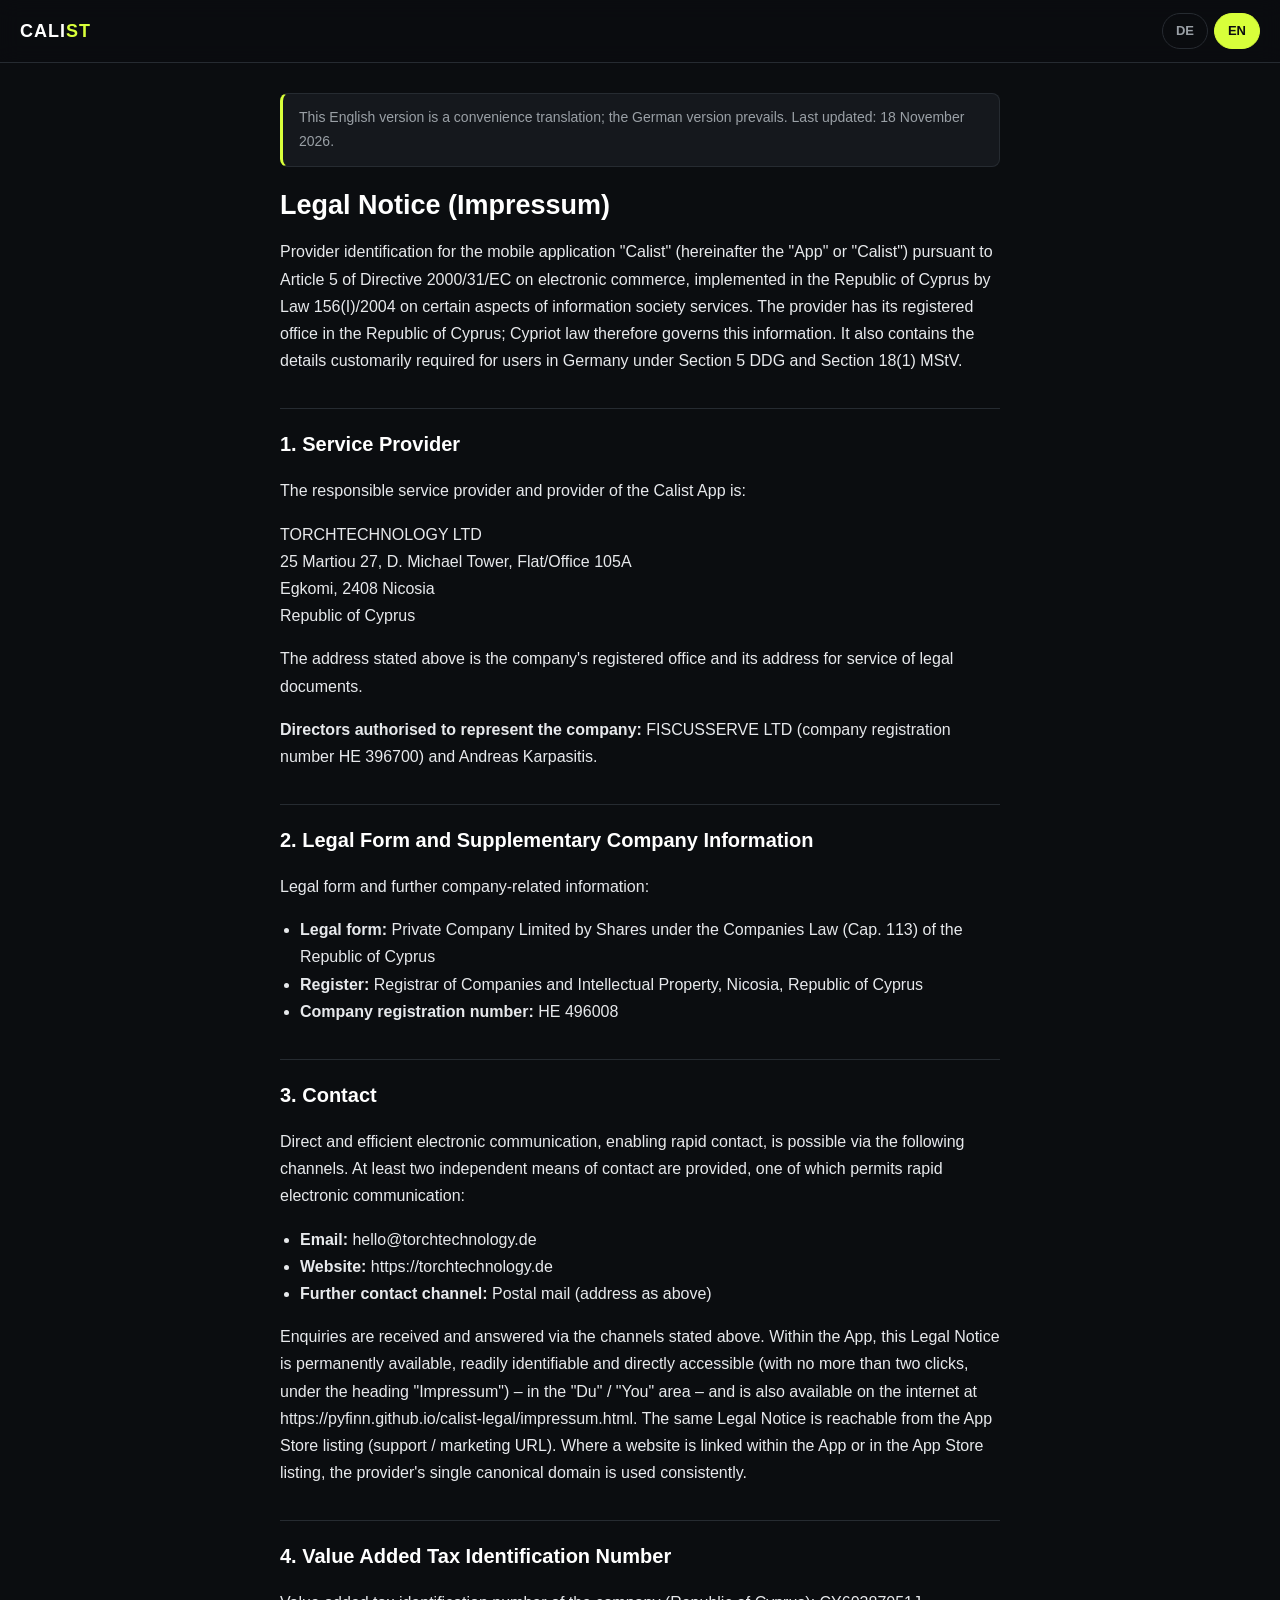
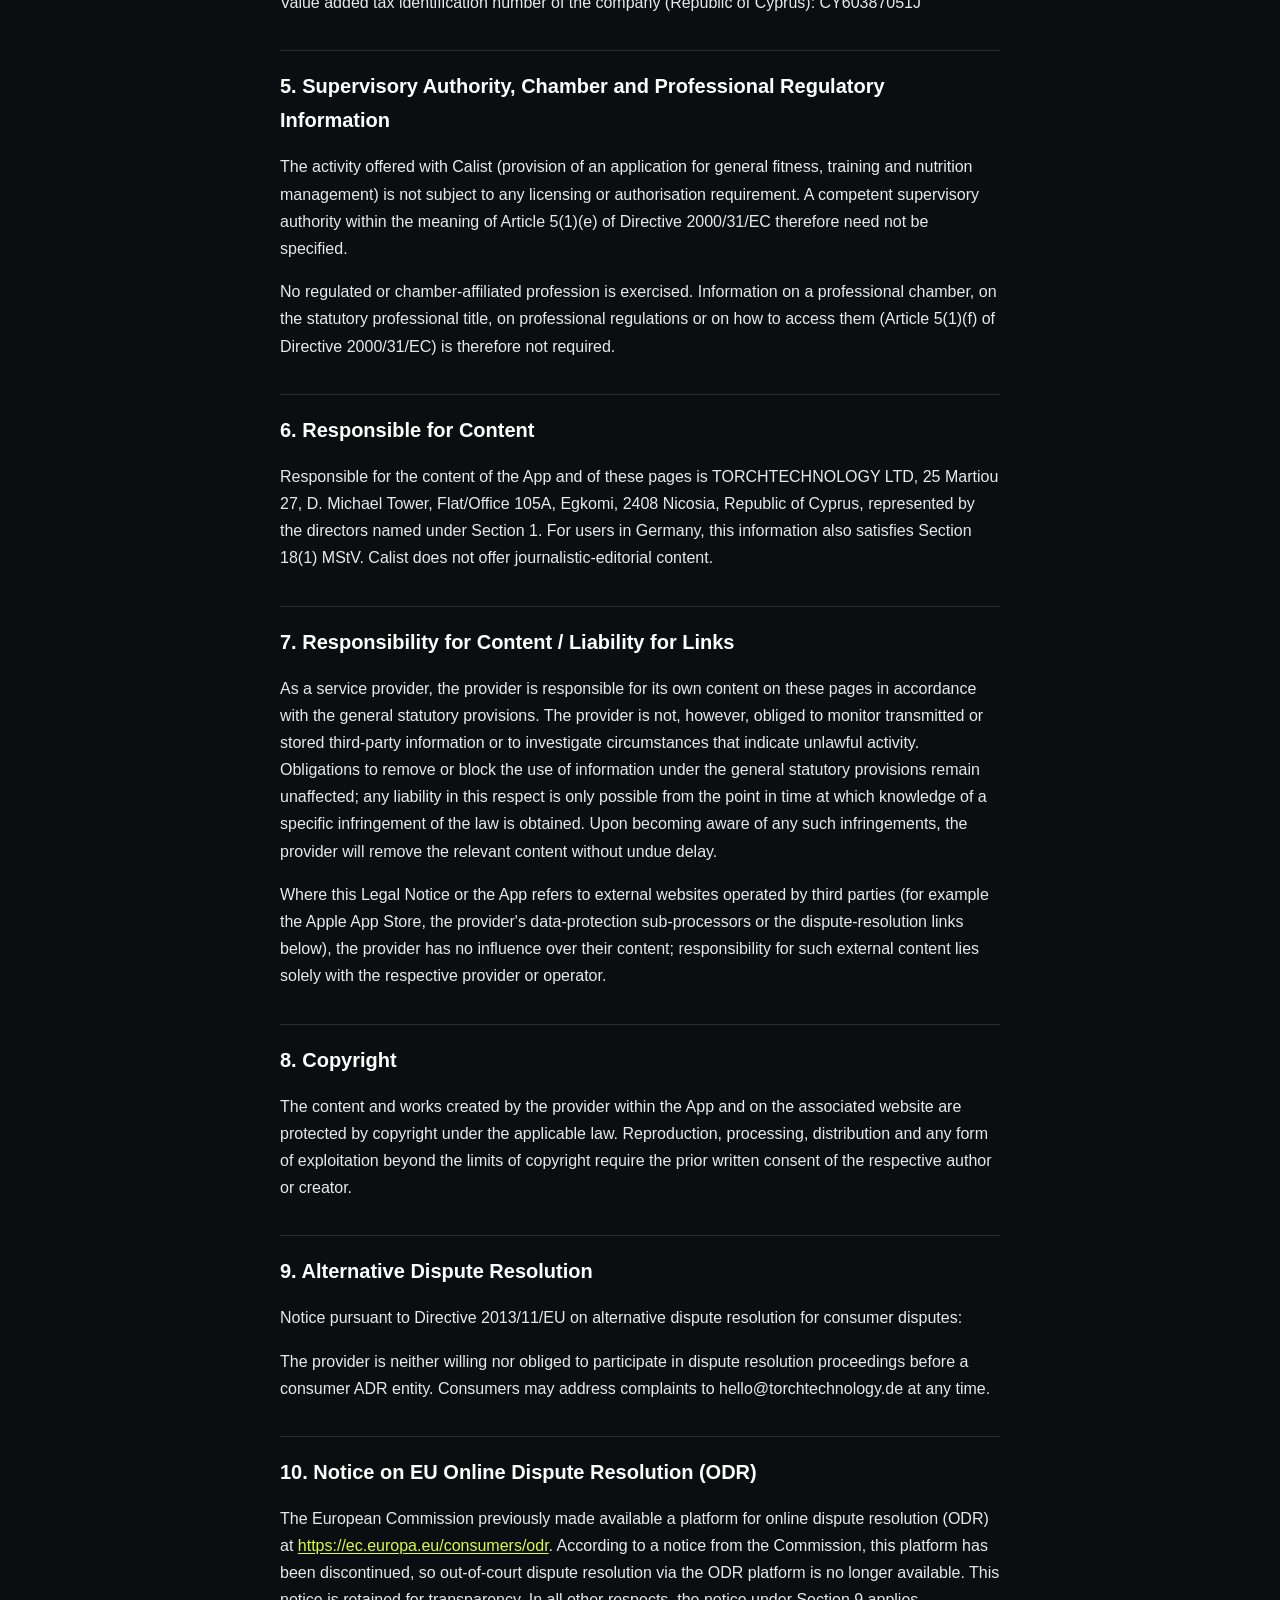
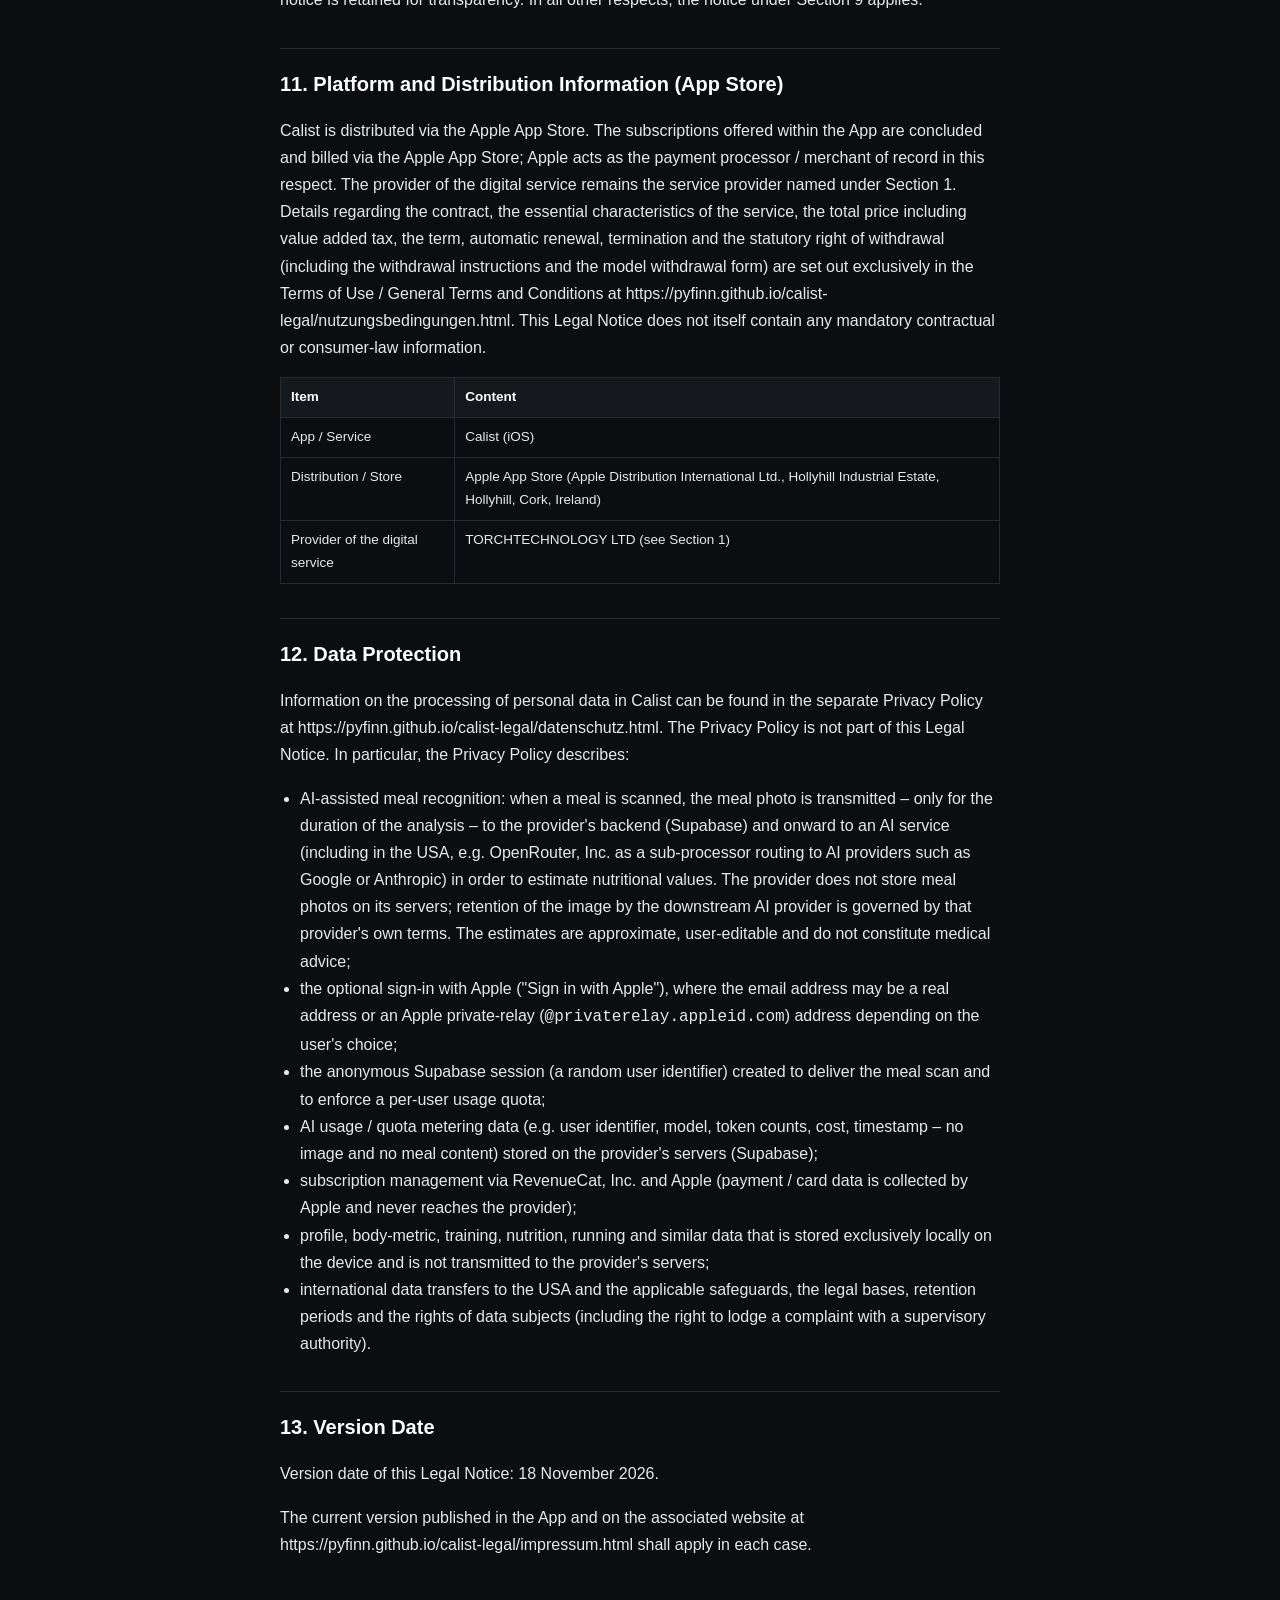
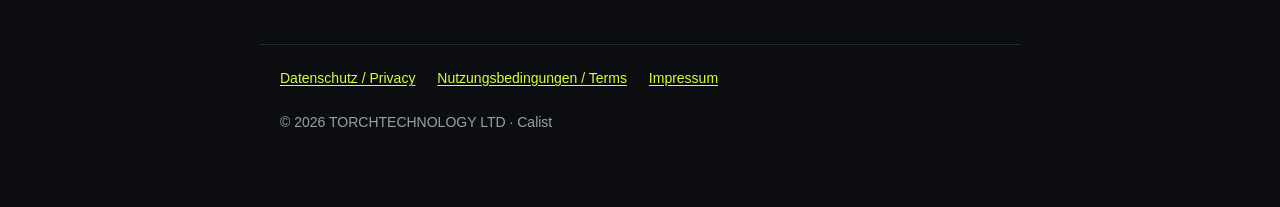
<file: impressum.html>
<!doctype html>
<html lang="de">
<head>
<meta charset="utf-8">
<meta name="viewport" content="width=device-width, initial-scale=1">
<title>Impressum / Legal Notice · Calist</title>
<link rel="stylesheet" href="style.css">
</head>
<body class="show-de">
<header class="top">
<a class="brand" href="index.html">CALI<b>ST</b></a>
<nav class="langtoggle"><button data-l="de">DE</button><button data-l="en">EN</button></nav>
</header>
<main>
<section class="lang lang-de"><p class="disclaimer">Dies ist die rechtsverbindliche deutsche Fassung. Stand: 18. November 2026.</p><h1>Impressum</h1>

<p>Anbieterkennzeichnung für die mobile Anwendung „Calist" (nachfolgend „App" oder „Calist") gemäß Art. 5 der Richtlinie 2000/31/EG über den elektronischen Geschäftsverkehr, in der Republik Zypern umgesetzt durch das Gesetz 156(I)/2004 über bestimmte Aspekte der Dienste der Informationsgesellschaft. Der Anbieter hat seinen Sitz in der Republik Zypern; für diese Angaben gilt daher zyprisches Recht. Sie enthalten zugleich die für Nutzer in Deutschland nach § 5 DDG und § 18 Abs. 1 MStV üblichen Pflichtangaben.</p>

<h2>1. Diensteanbieter</h2>

<p>Verantwortlicher Diensteanbieter und Anbieter der App Calist ist:</p>

<p>
TORCHTECHNOLOGY LTD<br>
25 Martiou 27, D. Michael Tower, Flat/Office 105A<br>
Egkomi, 2408 Nikosia<br>
Republik Zypern
</p>

<p>Die vorstehende Anschrift ist der eingetragene Sitz der Gesellschaft (Registered Office) und ihre ladungsfähige Anschrift.</p>

<p><strong>Vertretungsberechtigte Direktoren:</strong> FISCUSSERVE LTD (Registernummer HE 396700) und Andreas Karpasitis.</p>

<h2>2. Rechtsform und ergänzende Angaben zum Unternehmen</h2>

<p>Rechtsform und weitere unternehmensbezogene Angaben:</p>

<ul>
  <li><strong>Rechtsform:</strong> Private Company Limited by Shares (Gesellschaft mit beschränkter Haftung) nach dem Companies Law (Cap. 113) der Republik Zypern</li>
  <li><strong>Register:</strong> Registrar of Companies and Intellectual Property, Nikosia, Republik Zypern</li>
  <li><strong>Registernummer:</strong> HE 496008</li>
</ul>

<h2>3. Kontakt</h2>

<p>Eine unmittelbare und effiziente elektronische Kommunikation ist über folgende Kontaktwege möglich:</p>

<ul>
  <li><strong>E-Mail:</strong> hello@torchtechnology.de</li>
  <li><strong>Website:</strong> https://torchtechnology.de</li>
  <li><strong>Weiterer Kontaktweg:</strong> Postweg (Anschrift wie oben)</li>
</ul>

<p>Anfragen werden über die vorstehend genannten Kanäle entgegengenommen und beantwortet. Innerhalb der App ist dieses Impressum dauerhaft, leicht erkennbar und unmittelbar (mit höchstens zwei Klicks, unter der Bezeichnung „Impressum") erreichbar – im Bereich „Du" / „You" – sowie unter https://pyfinn.github.io/calist-legal/impressum.html im Internet abrufbar. Sofern in der App oder im App-Store-Eintrag eine Webseite verlinkt ist, wird einheitlich die kanonische Domain des Anbieters verwendet.</p>

<h2>4. Umsatzsteuer-Identifikationsnummer</h2>

<p>Umsatzsteuer-Identifikationsnummer der Gesellschaft (Republik Zypern): CY60387051J</p>

<h2>5. Aufsichtsbehörde, Kammer- und berufsrechtliche Angaben</h2>

<p>Die mit Calist angebotene Tätigkeit (Bereitstellung einer Anwendung für allgemeines Fitness-, Trainings- und Ernährungsmanagement) ist nicht zulassungs- oder genehmigungspflichtig. Eine zuständige Aufsichtsbehörde im Sinne des Art. 5 Abs. 1 Buchst. e der Richtlinie 2000/31/EG ist daher nicht anzugeben.</p>

<p>Es wird kein reglementierter oder kammergebundener Beruf ausgeübt. Angaben zu einer berufsständischen Kammer, zur gesetzlichen Berufsbezeichnung, zu berufsrechtlichen Regelungen oder deren Zugänglichmachung (Art. 5 Abs. 1 Buchst. f der Richtlinie 2000/31/EG) sind daher nicht erforderlich.</p>

<h2>6. Verantwortlich für den Inhalt</h2>

<p>Verantwortlich für den Inhalt der App und dieser Seiten ist die TORCHTECHNOLOGY LTD, 25 Martiou 27, D. Michael Tower, Flat/Office 105A, Egkomi, 2408 Nikosia, Republik Zypern, vertreten durch die unter Ziffer 1 genannten Direktoren. Für Nutzer in Deutschland erfüllt diese Angabe zugleich § 18 Abs. 1 MStV. Journalistisch-redaktionell gestaltete Inhalte bietet Calist nicht an.</p>

<h2>7. Alternative Streitbeilegung</h2>

<p>Hinweis nach der Richtlinie 2013/11/EU über die alternative Beilegung verbraucherrechtlicher Streitigkeiten:</p>

<p>Der Anbieter ist zur Teilnahme an einem Streitbeilegungsverfahren vor einer Verbraucherschlichtungsstelle weder bereit noch verpflichtet. Beschwerden können Verbraucher jederzeit an hello@torchtechnology.de richten.</p>

<h2>8. Hinweis zur EU-Online-Streitbeilegung (OS)</h2>

<p>Die Europäische Kommission hatte unter <a href="https://ec.europa.eu/consumers/odr">https://ec.europa.eu/consumers/odr</a> eine Plattform zur Online-Streitbeilegung (OS) bereitgestellt. Diese Plattform wurde nach Mitteilung der Kommission eingestellt; eine außergerichtliche Streitbeilegung über die OS-Plattform ist seither nicht mehr möglich. Dieser Hinweis wird aus Transparenzgründen beibehalten. Im Übrigen gilt der Hinweis unter Ziffer 7.</p>

<h2>9. Plattform- und Vertriebshinweise (App Store)</h2>

<p>Calist wird über den Apple App Store vertrieben. Die in der App angebotenen Abonnements werden über den Apple App Store abgeschlossen und abgerechnet; Apple tritt insoweit als Zahlungsabwickler auf. Anbieter der digitalen Leistung bleibt der unter Ziffer 1 genannte Diensteanbieter. Einzelheiten zu Vertrag, Preisen, Verlängerung, Kündigung sowie zum Widerrufsrecht (einschließlich Widerrufsbelehrung und Muster-Widerrufsformular) ergeben sich aus den Nutzungsbedingungen/AGB. Dieses Impressum enthält keine vertraglichen oder verbraucherrechtlichen Pflichtangaben; diese sind ausschließlich den Nutzungsbedingungen/AGB zu entnehmen.</p>

<table>
  <thead>
    <tr>
      <th>Angabe</th>
      <th>Inhalt</th>
    </tr>
  </thead>
  <tbody>
    <tr>
      <td>App / Dienst</td>
      <td>Calist (iOS)</td>
    </tr>
    <tr>
      <td>Vertrieb / Store</td>
      <td>Apple App Store (Apple Distribution International Ltd., Hollyhill Industrial Estate, Hollyhill, Cork, Irland)</td>
    </tr>
    <tr>
      <td>Anbieter der digitalen Leistung</td>
      <td>TORCHTECHNOLOGY LTD (siehe Ziffer 1)</td>
    </tr>
  </tbody>
</table>

<h2>10. Datenschutz</h2>

<p>Informationen zur Verarbeitung personenbezogener Daten in Calist – insbesondere zur KI-gestützten Mahlzeitenerkennung (das Mahlzeitenfoto wird für die Dauer der Analyse an einen KI-Dienst, auch in den USA, übermittelt und vom Anbieter nicht gespeichert), zur optionalen Anmeldung mit Apple („Sign in with Apple"), zur anonymen Supabase-Sitzung, zur Abonnementverwaltung über RevenueCat und Apple sowie zu ausschließlich lokal auf dem Gerät gespeicherten Profil-, Körper-, Trainings- und Ernährungsdaten – finden sich in der gesonderten Datenschutzerklärung unter https://pyfinn.github.io/calist-legal/datenschutz.html. Die Datenschutzerklärung ist nicht Bestandteil dieses Impressums.</p>

<h2>11. Stand</h2>

<p>Stand dieses Impressums: 18. November 2026.</p>

<p>Es gilt jeweils die in der App und auf der zugehörigen Webseite unter https://pyfinn.github.io/calist-legal/impressum.html veröffentlichte aktuelle Fassung.</p></section>
<section class="lang lang-en"><p class="disclaimer">This English version is a convenience translation; the German version prevails. Last updated: 18 November 2026.</p><h1>Legal Notice (Impressum)</h1>

<p>Provider identification for the mobile application "Calist" (hereinafter the "App" or "Calist") pursuant to Article 5 of Directive 2000/31/EC on electronic commerce, implemented in the Republic of Cyprus by Law 156(I)/2004 on certain aspects of information society services. The provider has its registered office in the Republic of Cyprus; Cypriot law therefore governs this information. It also contains the details customarily required for users in Germany under Section 5 DDG and Section 18(1) MStV.</p>

<h2>1. Service Provider</h2>

<p>The responsible service provider and provider of the Calist App is:</p>

<p>
TORCHTECHNOLOGY LTD<br>
25 Martiou 27, D. Michael Tower, Flat/Office 105A<br>
Egkomi, 2408 Nicosia<br>
Republic of Cyprus
</p>

<p>The address stated above is the company's registered office and its address for service of legal documents.</p>

<p><strong>Directors authorised to represent the company:</strong> FISCUSSERVE LTD (company registration number HE 396700) and Andreas Karpasitis.</p>

<h2>2. Legal Form and Supplementary Company Information</h2>

<p>Legal form and further company-related information:</p>

<ul>
  <li><strong>Legal form:</strong> Private Company Limited by Shares under the Companies Law (Cap. 113) of the Republic of Cyprus</li>
  <li><strong>Register:</strong> Registrar of Companies and Intellectual Property, Nicosia, Republic of Cyprus</li>
  <li><strong>Company registration number:</strong> HE 496008</li>
</ul>

<h2>3. Contact</h2>

<p>Direct and efficient electronic communication, enabling rapid contact, is possible via the following channels. At least two independent means of contact are provided, one of which permits rapid electronic communication:</p>

<ul>
  <li><strong>Email:</strong> hello@torchtechnology.de</li>
  <li><strong>Website:</strong> https://torchtechnology.de</li>
  <li><strong>Further contact channel:</strong> Postal mail (address as above)</li>
</ul>

<p>Enquiries are received and answered via the channels stated above. Within the App, this Legal Notice is permanently available, readily identifiable and directly accessible (with no more than two clicks, under the heading "Impressum") &ndash; in the "Du" / "You" area &ndash; and is also available on the internet at https://pyfinn.github.io/calist-legal/impressum.html. The same Legal Notice is reachable from the App Store listing (support / marketing URL). Where a website is linked within the App or in the App Store listing, the provider's single canonical domain is used consistently.</p>

<h2>4. Value Added Tax Identification Number</h2>

<p>Value added tax identification number of the company (Republic of Cyprus): CY60387051J</p>

<h2>5. Supervisory Authority, Chamber and Professional Regulatory Information</h2>

<p>The activity offered with Calist (provision of an application for general fitness, training and nutrition management) is not subject to any licensing or authorisation requirement. A competent supervisory authority within the meaning of Article 5(1)(e) of Directive 2000/31/EC therefore need not be specified.</p>

<p>No regulated or chamber-affiliated profession is exercised. Information on a professional chamber, on the statutory professional title, on professional regulations or on how to access them (Article 5(1)(f) of Directive 2000/31/EC) is therefore not required.</p>

<h2>6. Responsible for Content</h2>

<p>Responsible for the content of the App and of these pages is TORCHTECHNOLOGY LTD, 25 Martiou 27, D. Michael Tower, Flat/Office 105A, Egkomi, 2408 Nicosia, Republic of Cyprus, represented by the directors named under Section 1. For users in Germany, this information also satisfies Section 18(1) MStV. Calist does not offer journalistic-editorial content.</p>

<h2>7. Responsibility for Content / Liability for Links</h2>

<p>As a service provider, the provider is responsible for its own content on these pages in accordance with the general statutory provisions. The provider is not, however, obliged to monitor transmitted or stored third-party information or to investigate circumstances that indicate unlawful activity. Obligations to remove or block the use of information under the general statutory provisions remain unaffected; any liability in this respect is only possible from the point in time at which knowledge of a specific infringement of the law is obtained. Upon becoming aware of any such infringements, the provider will remove the relevant content without undue delay.</p>

<p>Where this Legal Notice or the App refers to external websites operated by third parties (for example the Apple App Store, the provider's data-protection sub-processors or the dispute-resolution links below), the provider has no influence over their content; responsibility for such external content lies solely with the respective provider or operator.</p>

<h2>8. Copyright</h2>

<p>The content and works created by the provider within the App and on the associated website are protected by copyright under the applicable law. Reproduction, processing, distribution and any form of exploitation beyond the limits of copyright require the prior written consent of the respective author or creator.</p>

<h2>9. Alternative Dispute Resolution</h2>

<p>Notice pursuant to Directive 2013/11/EU on alternative dispute resolution for consumer disputes:</p>

<p>The provider is neither willing nor obliged to participate in dispute resolution proceedings before a consumer ADR entity. Consumers may address complaints to hello@torchtechnology.de at any time.</p>

<h2>10. Notice on EU Online Dispute Resolution (ODR)</h2>

<p>The European Commission previously made available a platform for online dispute resolution (ODR) at <a href="https://ec.europa.eu/consumers/odr" rel="noopener noreferrer">https://ec.europa.eu/consumers/odr</a>. According to a notice from the Commission, this platform has been discontinued, so out-of-court dispute resolution via the ODR platform is no longer available. This notice is retained for transparency. In all other respects, the notice under Section 9 applies.</p>

<h2>11. Platform and Distribution Information (App Store)</h2>

<p>Calist is distributed via the Apple App Store. The subscriptions offered within the App are concluded and billed via the Apple App Store; Apple acts as the payment processor / merchant of record in this respect. The provider of the digital service remains the service provider named under Section 1. Details regarding the contract, the essential characteristics of the service, the total price including value added tax, the term, automatic renewal, termination and the statutory right of withdrawal (including the withdrawal instructions and the model withdrawal form) are set out exclusively in the Terms of Use / General Terms and Conditions at https://pyfinn.github.io/calist-legal/nutzungsbedingungen.html. This Legal Notice does not itself contain any mandatory contractual or consumer-law information.</p>

<table>
  <thead>
    <tr>
      <th>Item</th>
      <th>Content</th>
    </tr>
  </thead>
  <tbody>
    <tr>
      <td>App / Service</td>
      <td>Calist (iOS)</td>
    </tr>
    <tr>
      <td>Distribution / Store</td>
      <td>Apple App Store (Apple Distribution International Ltd., Hollyhill Industrial Estate, Hollyhill, Cork, Ireland)</td>
    </tr>
    <tr>
      <td>Provider of the digital service</td>
      <td>TORCHTECHNOLOGY LTD (see Section 1)</td>
    </tr>
  </tbody>
</table>

<h2>12. Data Protection</h2>

<p>Information on the processing of personal data in Calist can be found in the separate Privacy Policy at https://pyfinn.github.io/calist-legal/datenschutz.html. The Privacy Policy is not part of this Legal Notice. In particular, the Privacy Policy describes:</p>

<ul>
  <li>AI-assisted meal recognition: when a meal is scanned, the meal photo is transmitted &ndash; only for the duration of the analysis &ndash; to the provider's backend (Supabase) and onward to an AI service (including in the USA, e.g. OpenRouter, Inc. as a sub-processor routing to AI providers such as Google or Anthropic) in order to estimate nutritional values. The provider does not store meal photos on its servers; retention of the image by the downstream AI provider is governed by that provider's own terms. The estimates are approximate, user-editable and do not constitute medical advice;</li>
  <li>the optional sign-in with Apple ("Sign in with Apple"), where the email address may be a real address or an Apple private-relay (<code>@privaterelay.appleid.com</code>) address depending on the user's choice;</li>
  <li>the anonymous Supabase session (a random user identifier) created to deliver the meal scan and to enforce a per-user usage quota;</li>
  <li>AI usage / quota metering data (e.g. user identifier, model, token counts, cost, timestamp &ndash; no image and no meal content) stored on the provider's servers (Supabase);</li>
  <li>subscription management via RevenueCat, Inc. and Apple (payment / card data is collected by Apple and never reaches the provider);</li>
  <li>profile, body-metric, training, nutrition, running and similar data that is stored exclusively locally on the device and is not transmitted to the provider's servers;</li>
  <li>international data transfers to the USA and the applicable safeguards, the legal bases, retention periods and the rights of data subjects (including the right to lodge a complaint with a supervisory authority).</li>
</ul>

<h2>13. Version Date</h2>

<p>Version date of this Legal Notice: 18 November 2026.</p>

<p>The current version published in the App and on the associated website at https://pyfinn.github.io/calist-legal/impressum.html shall apply in each case.</p></section>
</main>
<footer>
<a href="datenschutz.html">Datenschutz / Privacy</a>
<a href="nutzungsbedingungen.html">Nutzungsbedingungen / Terms</a>
<a href="impressum.html">Impressum</a>
<p class="muted">© 2026 TORCHTECHNOLOGY LTD · Calist</p>
</footer>
<script>
(function(){var b=document.body;function set(l){b.classList.remove('show-de','show-en');b.classList.add('show-'+l);document.documentElement.lang=l;document.querySelectorAll('.langtoggle button').forEach(function(x){x.classList.toggle('active',x.dataset.l===l)});try{localStorage.setItem('cl-lang',l)}catch(e){}}
var s=null;try{s=localStorage.getItem('cl-lang')}catch(e){}
var init=s||(((navigator.language||'de').toLowerCase().indexOf('de')===0)?'de':'en');set(init);
document.querySelectorAll('.langtoggle button').forEach(function(x){x.addEventListener('click',function(){set(x.dataset.l)})});})();
</script>
</body>
</html>
</file>
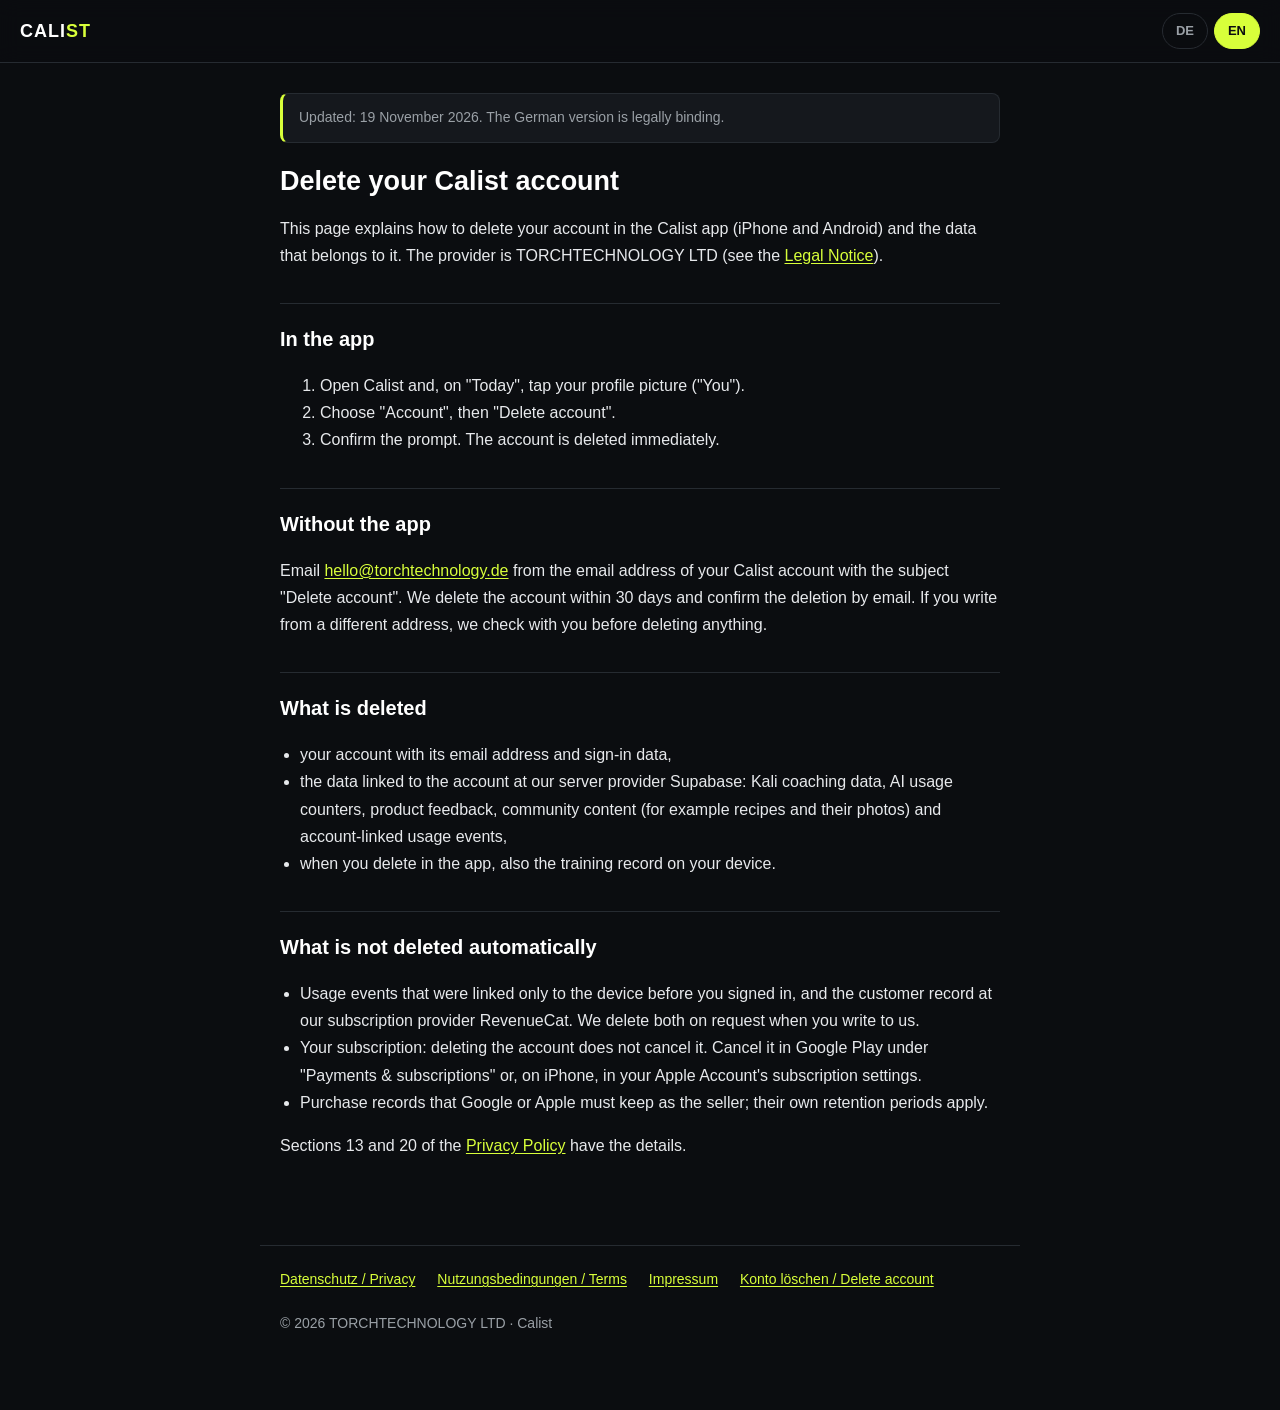
<file: konto-loeschen.html>
<!doctype html>
<html lang="de">
<head>
<meta charset="utf-8">
<meta name="viewport" content="width=device-width, initial-scale=1">
<title>Konto löschen / Delete account · Calist</title>
<link rel="stylesheet" href="style.css">
</head>
<body class="show-de">
<header class="top">
<a class="brand" href="index.html">CALI<b>ST</b></a>
<nav class="langtoggle"><button data-l="de">DE</button><button data-l="en">EN</button></nav>
</header>
<main>
<section class="lang lang-de"><p class="disclaimer">Stand: 19. November 2026.</p><h1>Calist-Konto löschen</h1>
<p>Diese Seite beschreibt, wie Sie Ihr Konto in der App Calist (iPhone und Android) und die zugehörigen Daten löschen lassen. Anbieter ist die TORCHTECHNOLOGY LTD (siehe <a href="impressum.html">Impressum</a>).</p>
<h2>In der App</h2>
<ol>
<li>Öffnen Sie Calist und tippen Sie auf „Heute“ oben auf Ihr Profilbild („Du“).</li>
<li>Wählen Sie „Konto“ und dann „Konto löschen“.</li>
<li>Bestätigen Sie die Abfrage. Das Konto wird sofort gelöscht.</li>
</ol>
<h2>Ohne App</h2>
<p>Schreiben Sie von der E-Mail-Adresse Ihres Calist-Kontos an <a href="mailto:hello@torchtechnology.de?subject=Konto%20l%C3%B6schen">hello@torchtechnology.de</a> mit dem Betreff „Konto löschen“. Wir löschen das Konto innerhalb von 30 Tagen und bestätigen Ihnen die Löschung per E-Mail. Schreiben Sie von einer anderen Adresse, fragen wir zur Sicherheit nach, bevor wir etwas löschen.</p>
<h2>Was gelöscht wird</h2>
<ul>
<li>Ihr Konto mit E-Mail-Adresse und Anmeldedaten,</li>
<li>die mit dem Konto verknüpften Daten bei unserem Server-Dienstleister Supabase: Coaching-Daten von Kali, KI-Nutzungszähler, Produktfeedback, Community-Inhalte (zum Beispiel Rezepte und deren Fotos) und kontobezogene Nutzungsereignisse,</li>
<li>beim Löschen in der App zusätzlich der Trainingsstand auf Ihrem Gerät.</li>
</ul>
<h2>Was nicht automatisch gelöscht wird</h2>
<ul>
<li>Nutzungsereignisse, die vor der Anmeldung nur mit dem Gerät verknüpft waren, und der Kundendatensatz beim Abo-Dienstleister RevenueCat. Beides löschen wir auf Wunsch, wenn Sie uns schreiben.</li>
<li>Ihr Abonnement: Das Löschen des Kontos kündigt kein Abo. Kündigen Sie es in Google Play unter „Zahlungen &amp; Abos“ beziehungsweise auf dem iPhone in den Abo-Einstellungen Ihres Apple-Accounts.</li>
<li>Kaufbelege, die Google oder Apple als Verkäufer aufbewahren müssen. Dafür gelten deren eigene Fristen.</li>
</ul>
<p>Mehr dazu steht in Abschnitt 13 und 20 der <a href="datenschutz.html">Datenschutzerklärung</a>.</p></section>

<section class="lang lang-en"><p class="disclaimer">Updated: 19 November 2026. The German version is legally binding.</p><h1>Delete your Calist account</h1>
<p>This page explains how to delete your account in the Calist app (iPhone and Android) and the data that belongs to it. The provider is TORCHTECHNOLOGY LTD (see the <a href="impressum.html">Legal Notice</a>).</p>
<h2>In the app</h2>
<ol>
<li>Open Calist and, on "Today", tap your profile picture ("You").</li>
<li>Choose "Account", then "Delete account".</li>
<li>Confirm the prompt. The account is deleted immediately.</li>
</ol>
<h2>Without the app</h2>
<p>Email <a href="mailto:hello@torchtechnology.de?subject=Delete%20account">hello@torchtechnology.de</a> from the email address of your Calist account with the subject "Delete account". We delete the account within 30 days and confirm the deletion by email. If you write from a different address, we check with you before deleting anything.</p>
<h2>What is deleted</h2>
<ul>
<li>your account with its email address and sign-in data,</li>
<li>the data linked to the account at our server provider Supabase: Kali coaching data, AI usage counters, product feedback, community content (for example recipes and their photos) and account-linked usage events,</li>
<li>when you delete in the app, also the training record on your device.</li>
</ul>
<h2>What is not deleted automatically</h2>
<ul>
<li>Usage events that were linked only to the device before you signed in, and the customer record at our subscription provider RevenueCat. We delete both on request when you write to us.</li>
<li>Your subscription: deleting the account does not cancel it. Cancel it in Google Play under "Payments &amp; subscriptions" or, on iPhone, in your Apple Account's subscription settings.</li>
<li>Purchase records that Google or Apple must keep as the seller; their own retention periods apply.</li>
</ul>
<p>Sections 13 and 20 of the <a href="datenschutz.html">Privacy Policy</a> have the details.</p></section>
</main>
<footer>
<a href="datenschutz.html">Datenschutz / Privacy</a>
<a href="nutzungsbedingungen.html">Nutzungsbedingungen / Terms</a>
<a href="impressum.html">Impressum</a>
<a href="konto-loeschen.html">Konto löschen / Delete account</a>
<p class="muted">© 2026 TORCHTECHNOLOGY LTD · Calist</p>
</footer>
<script>
(function(){var b=document.body;function set(l){b.classList.remove('show-de','show-en');b.classList.add('show-'+l);document.documentElement.lang=l;document.querySelectorAll('.langtoggle button').forEach(function(x){x.classList.toggle('active',x.dataset.l===l)});try{localStorage.setItem('cl-lang',l)}catch(e){}}
var s=null;try{s=localStorage.getItem('cl-lang')}catch(e){}
var init=s||(((navigator.language||'de').toLowerCase().indexOf('de')===0)?'de':'en');set(init);
document.querySelectorAll('.langtoggle button').forEach(function(x){x.addEventListener('click',function(){set(x.dataset.l)})});})();
</script>
</body>
</html>
</file>
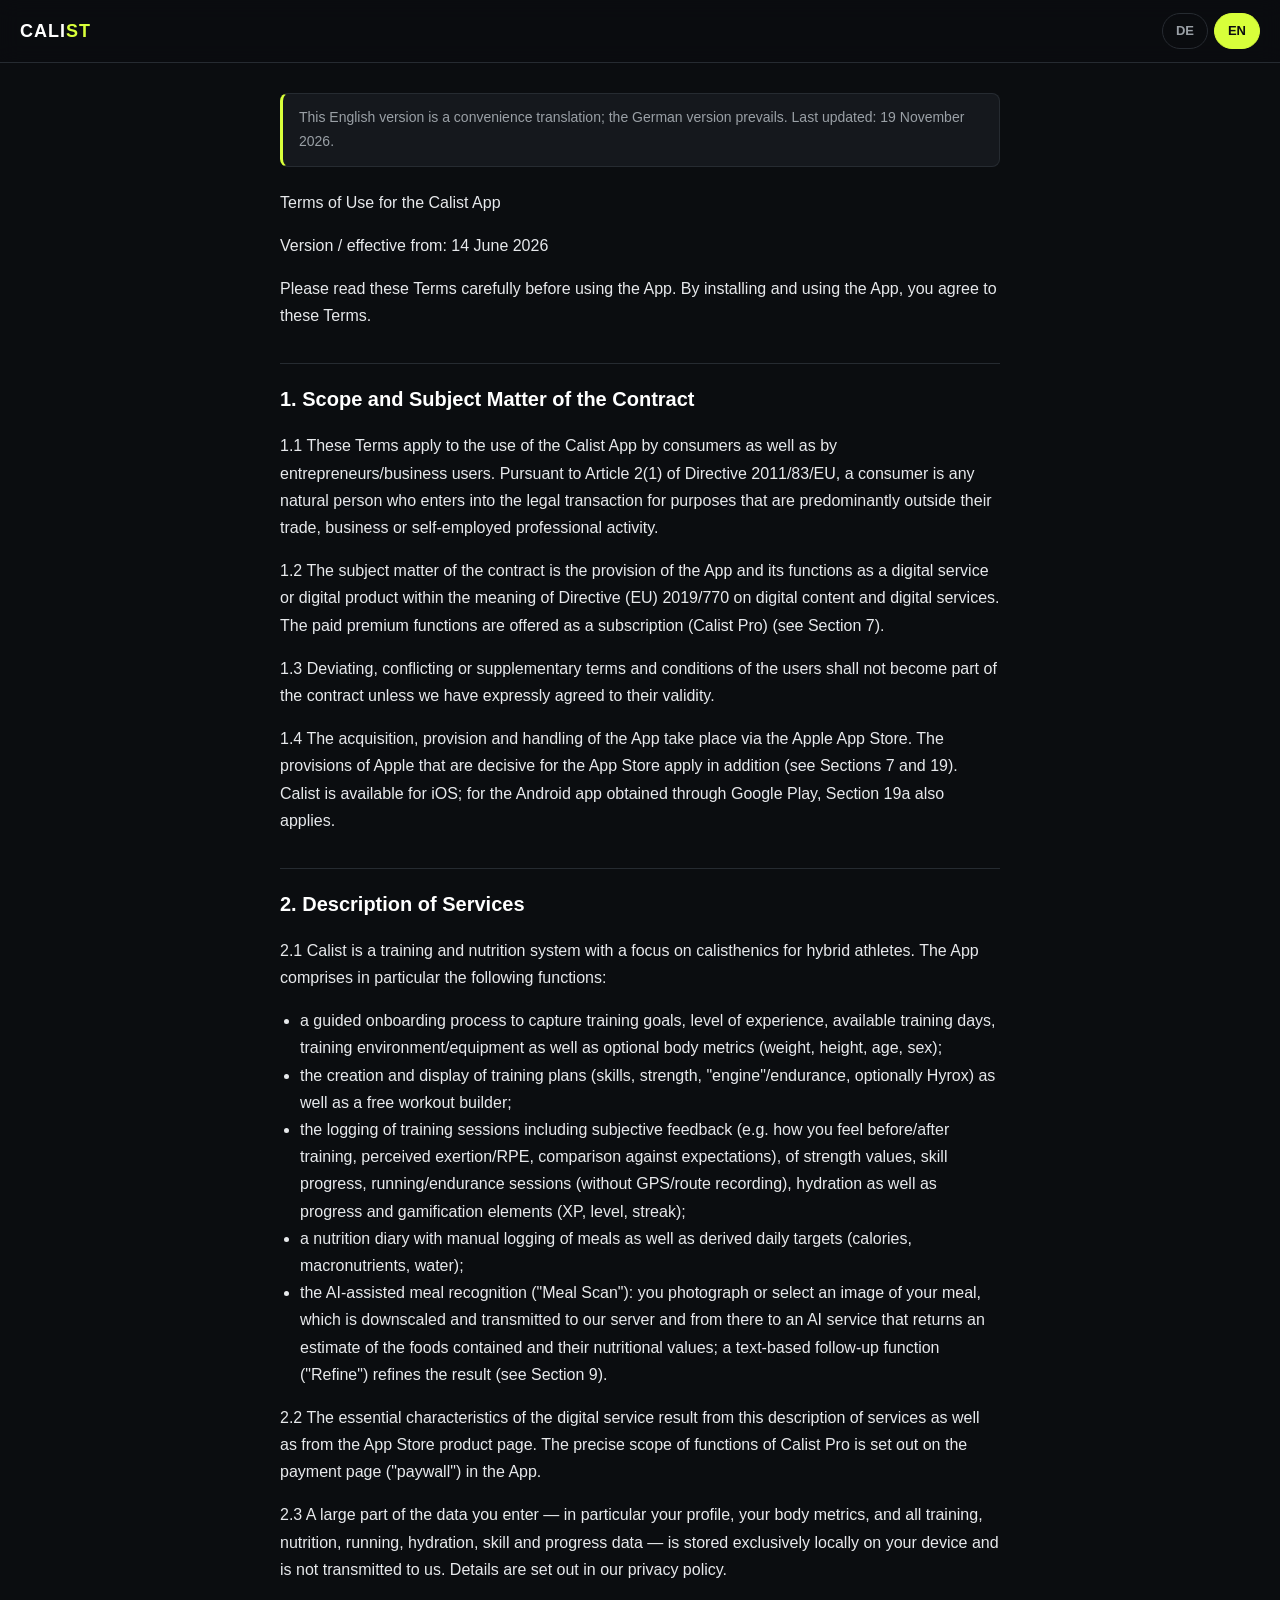
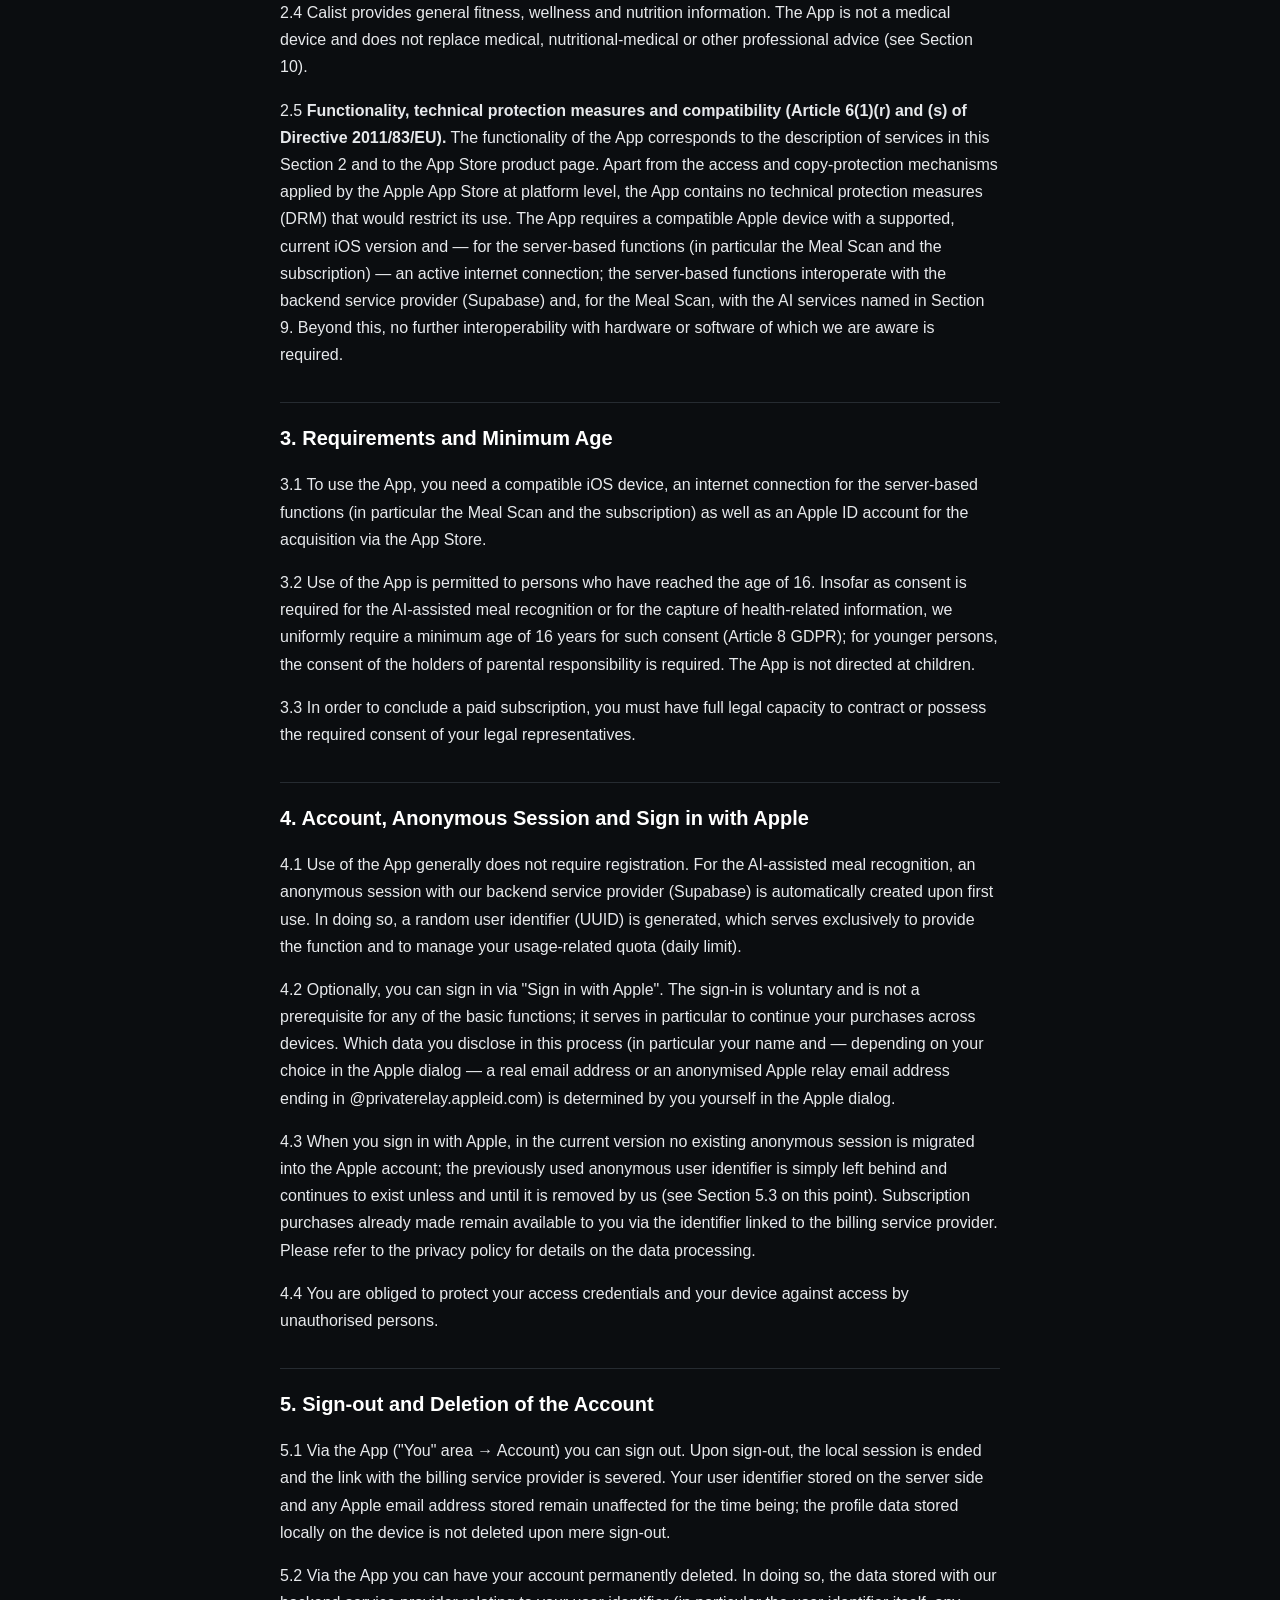
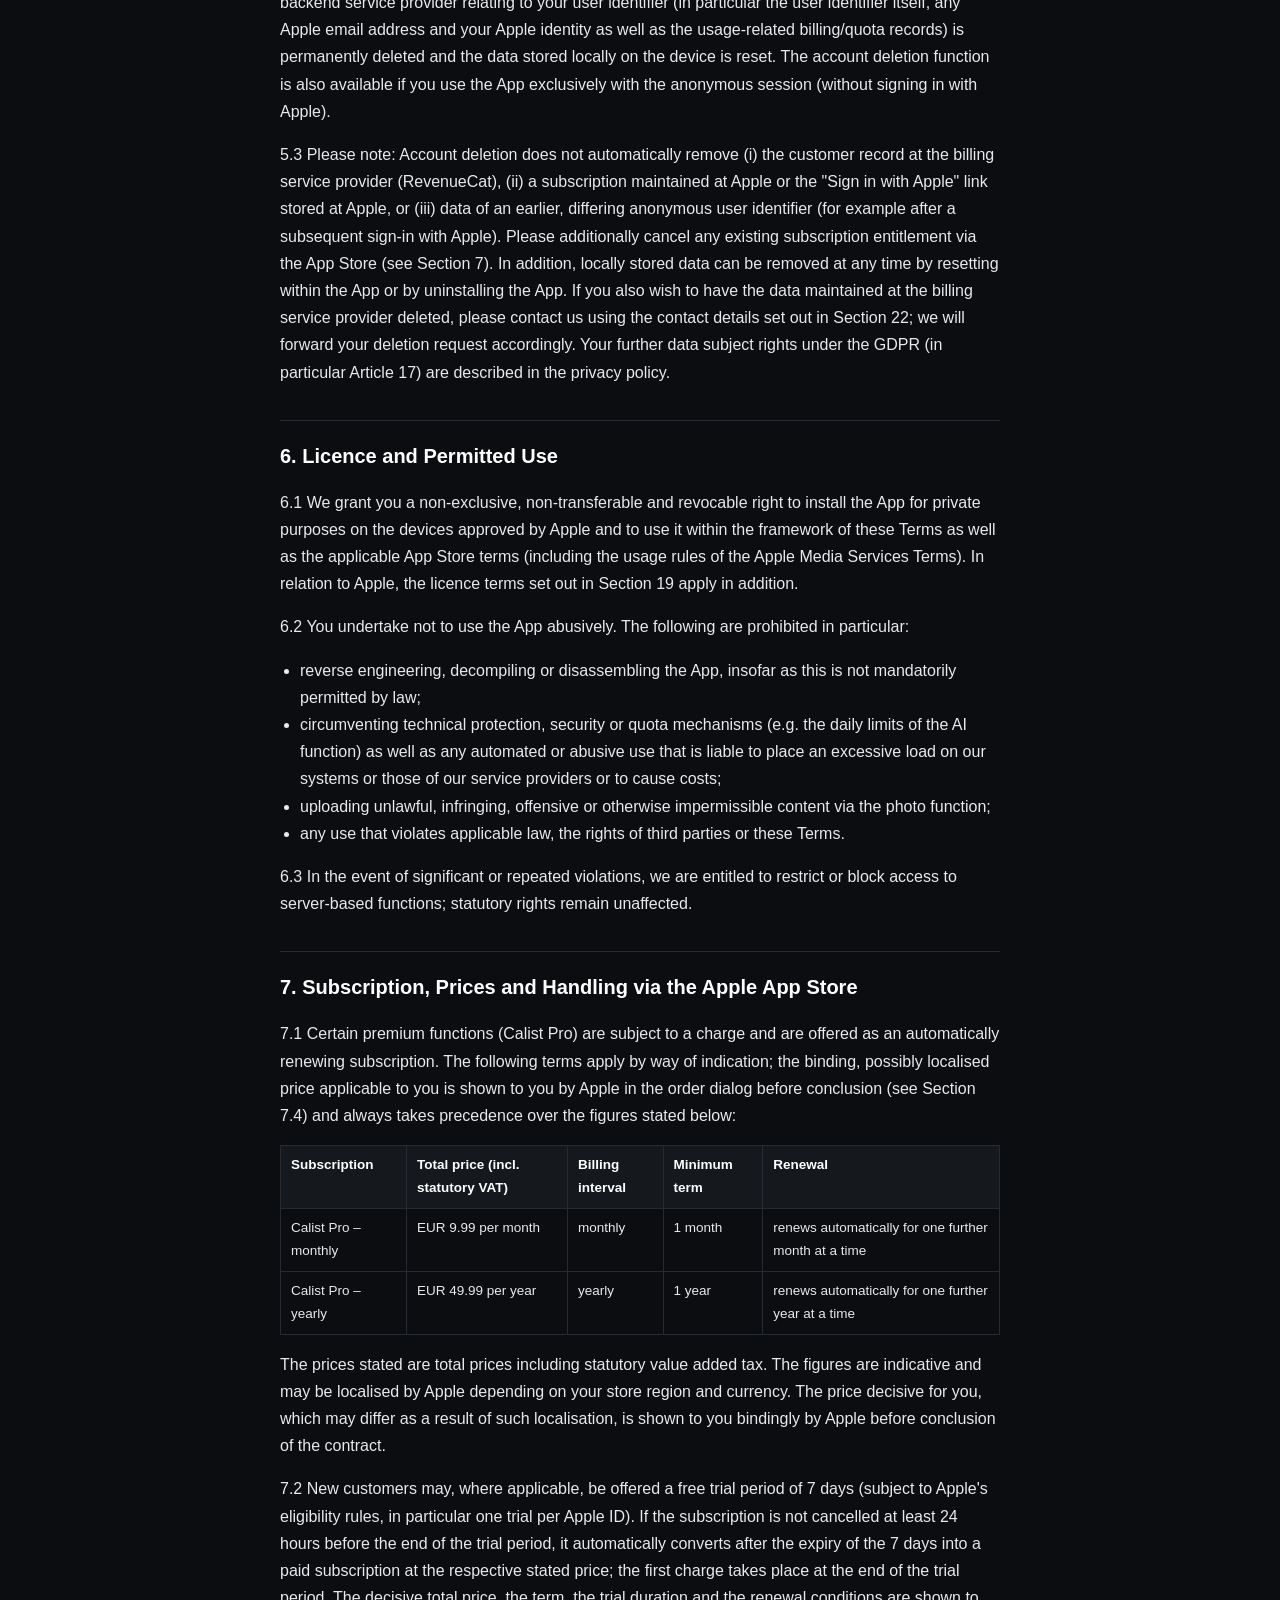
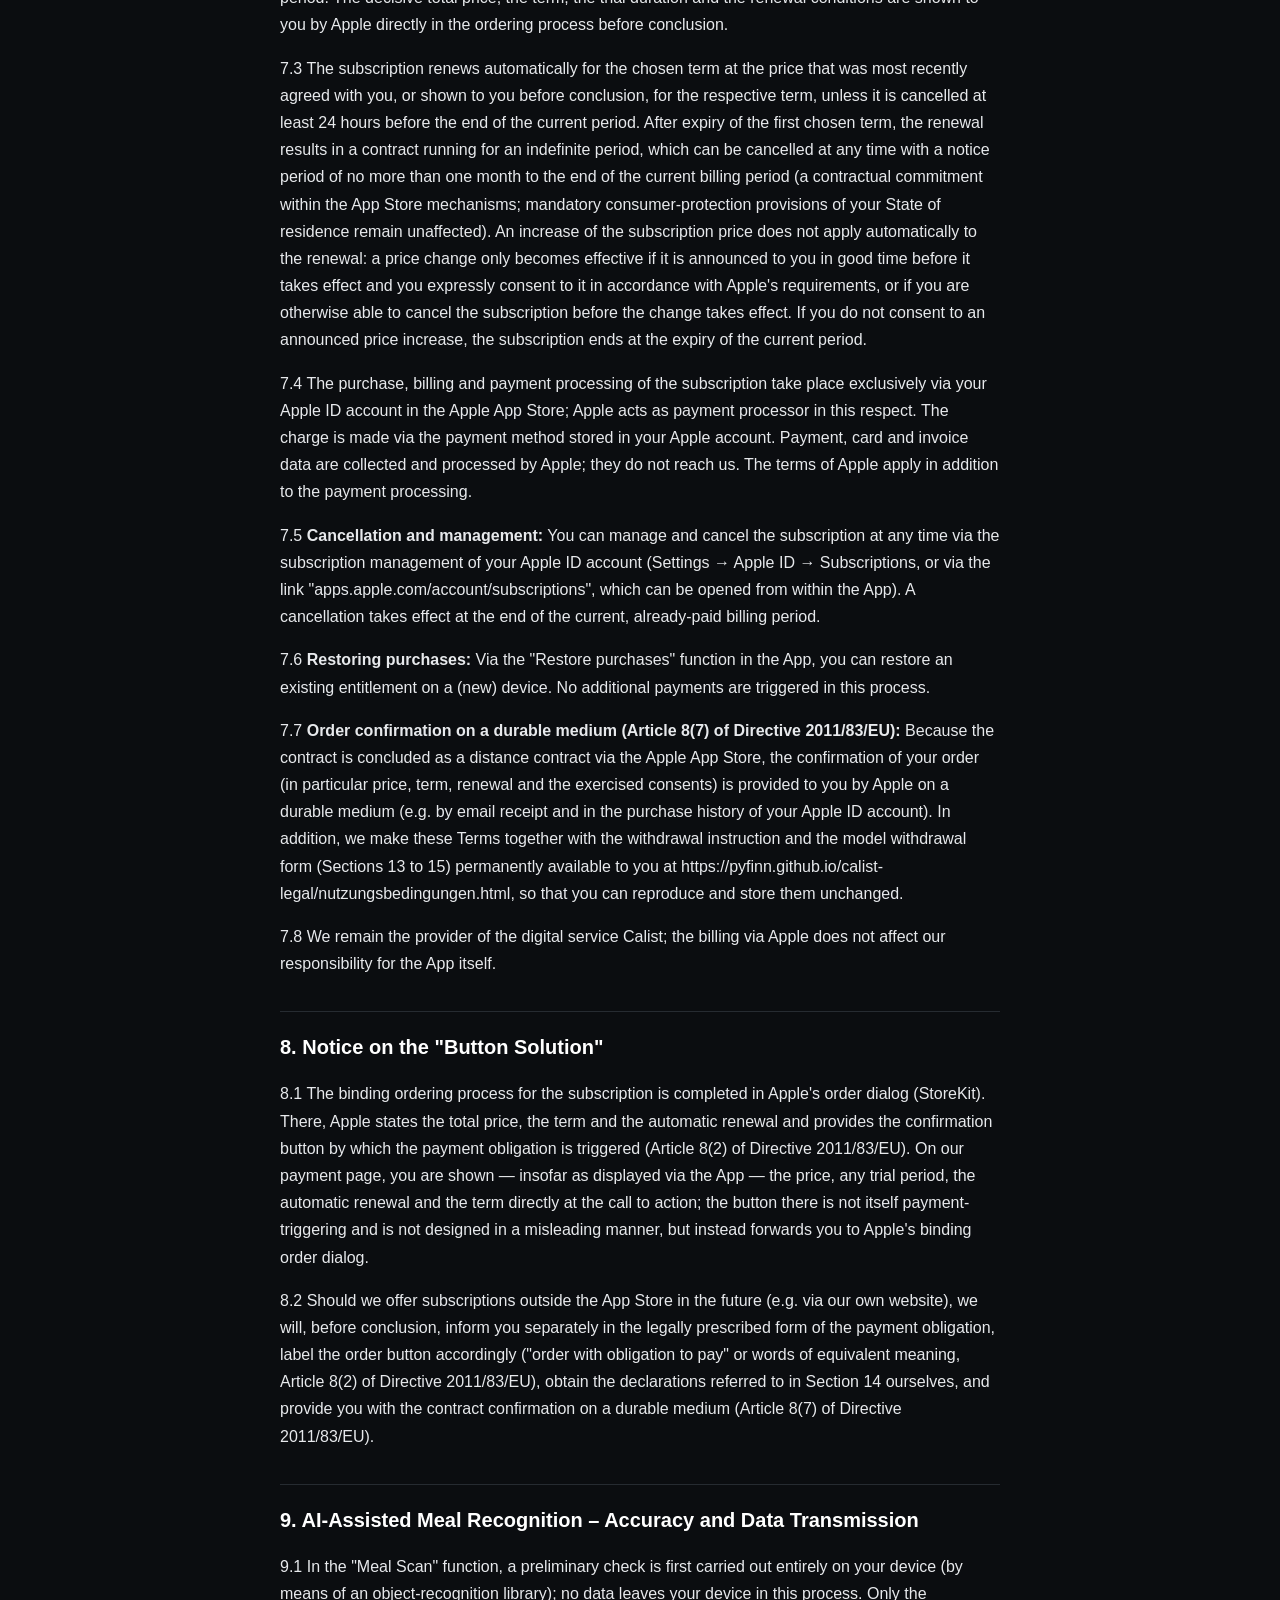
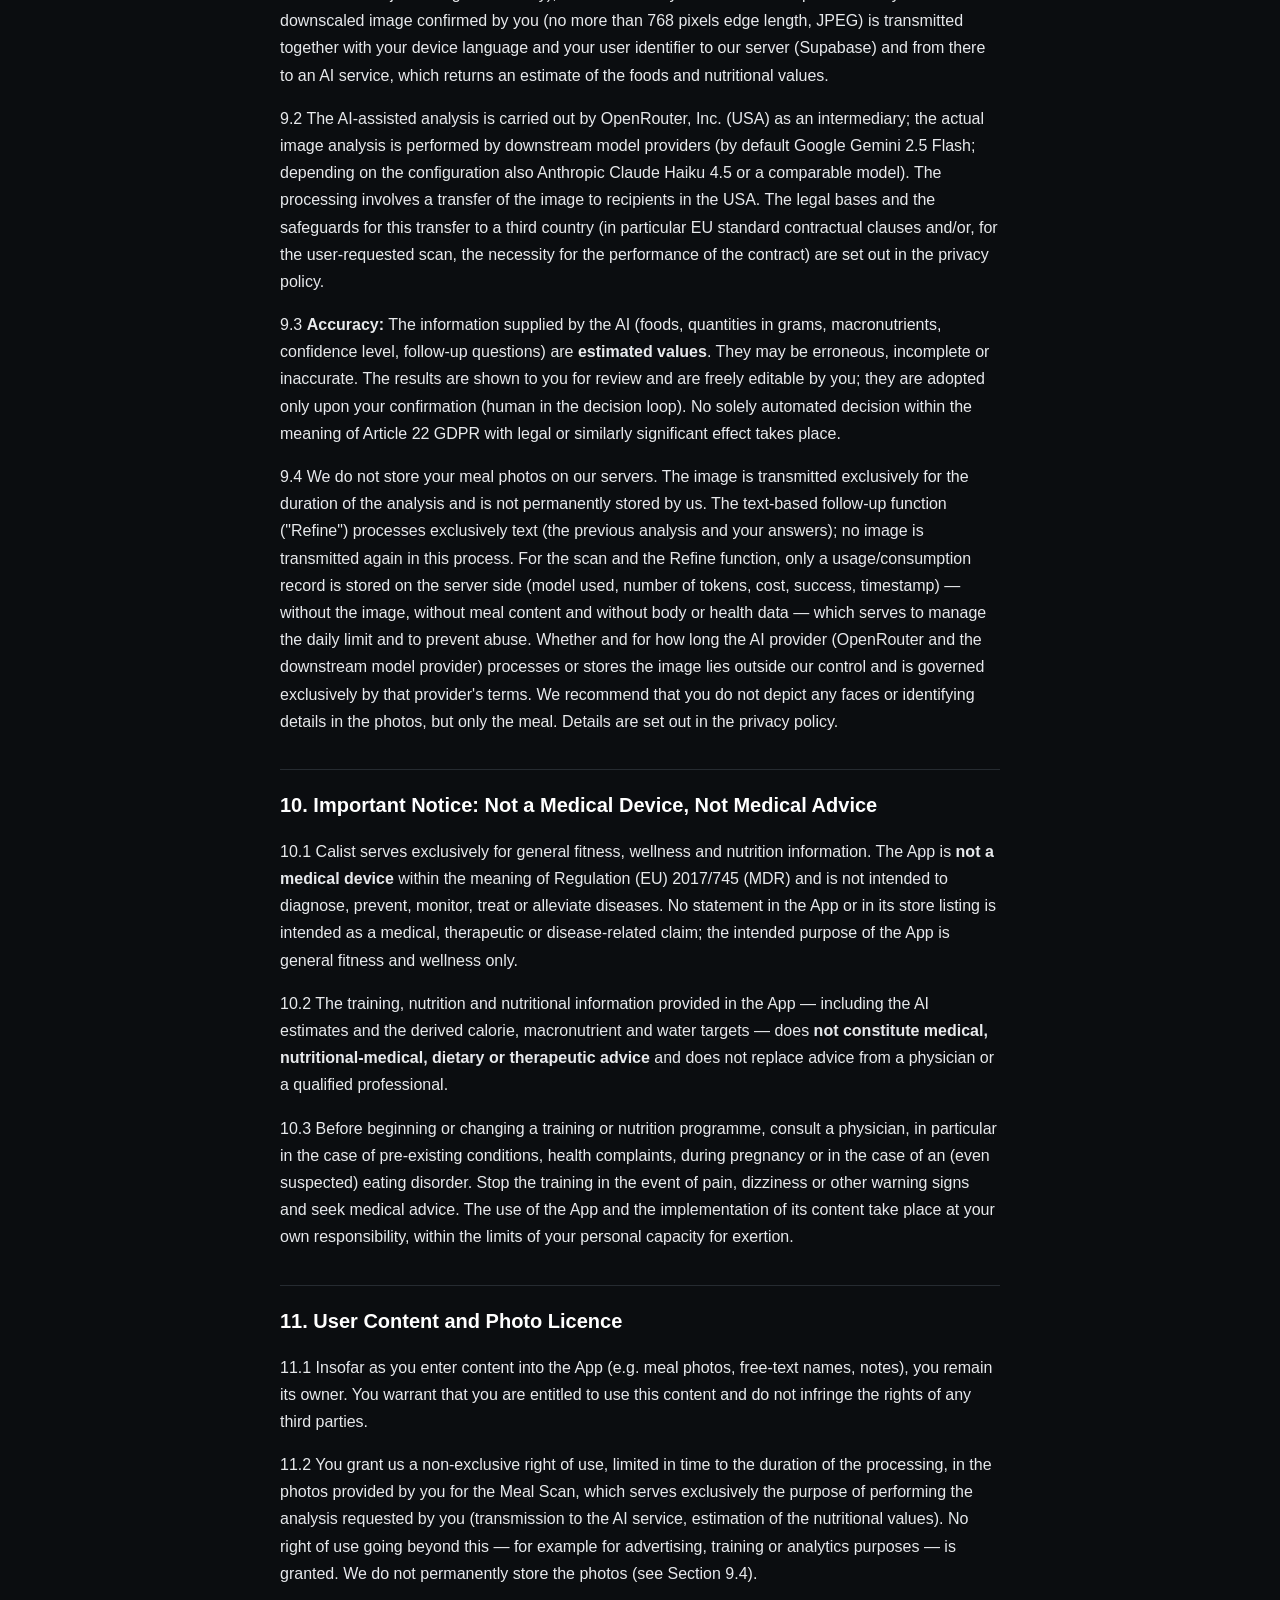
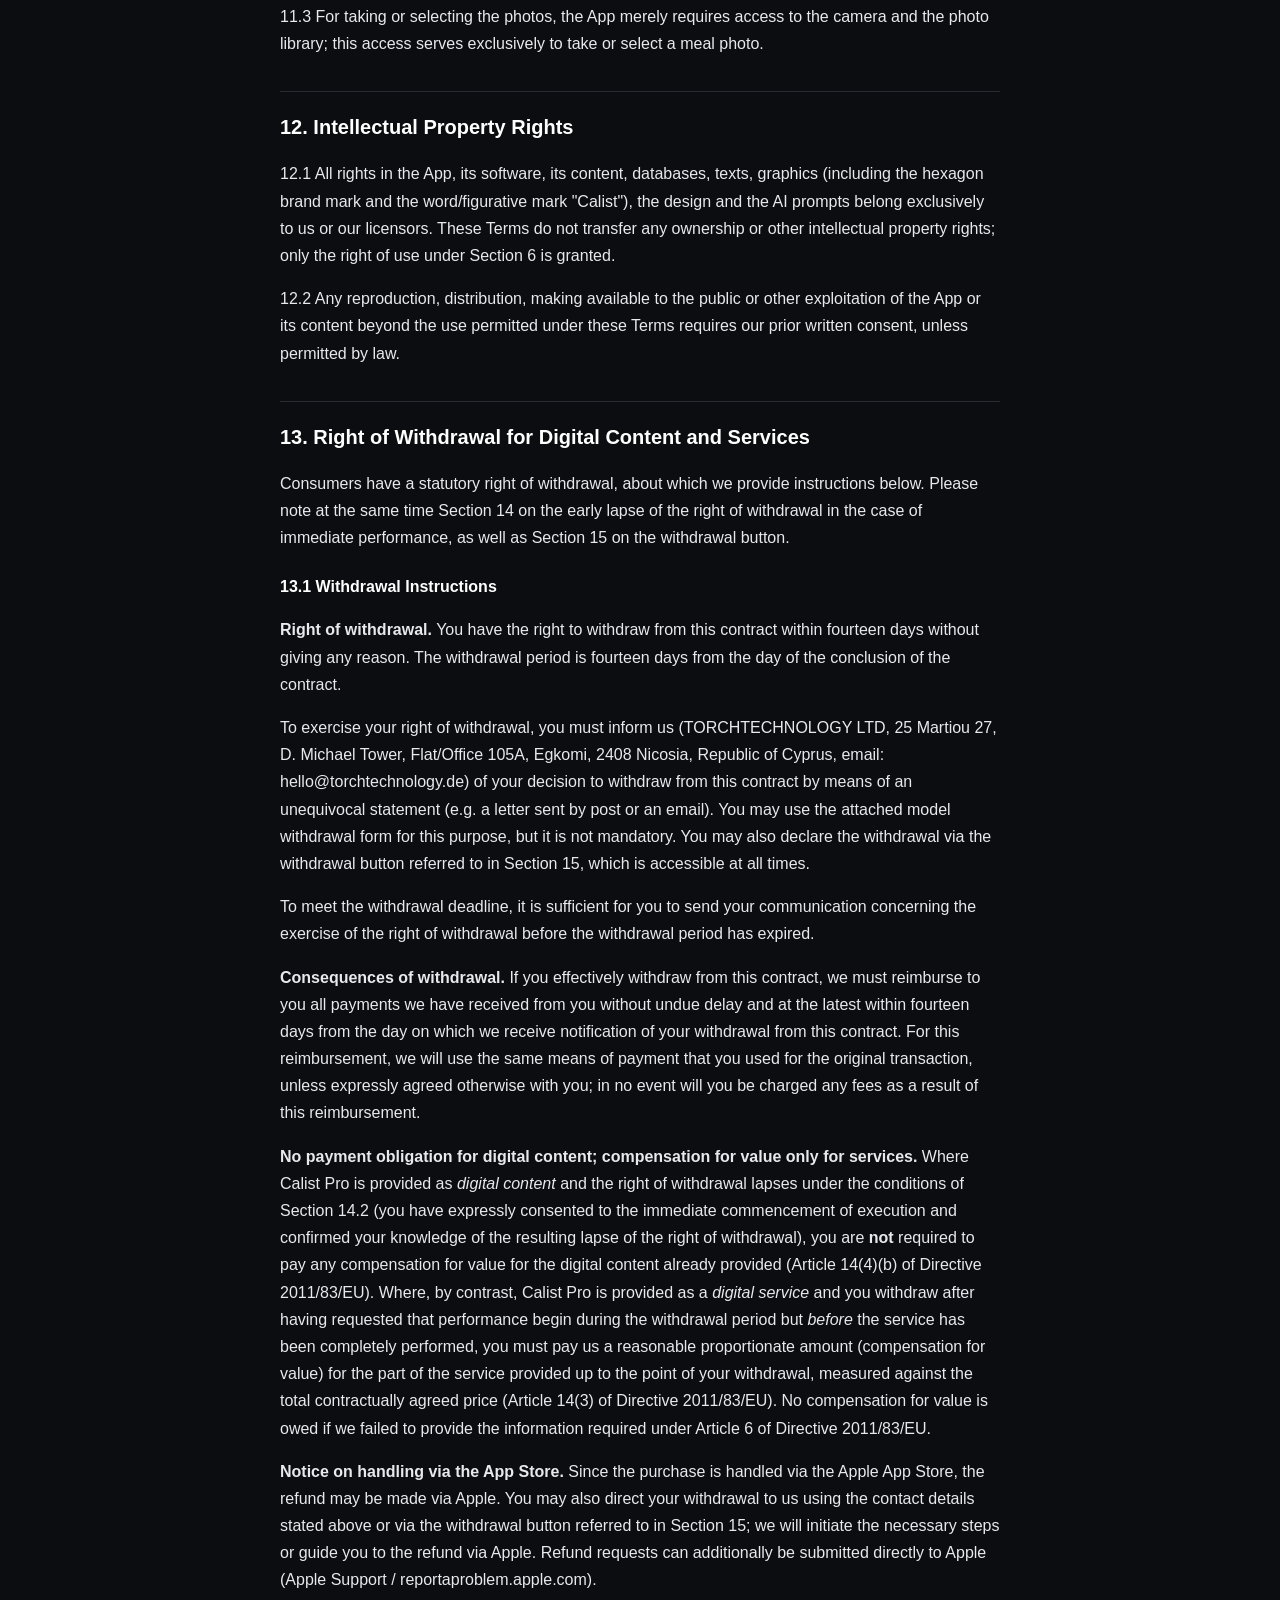
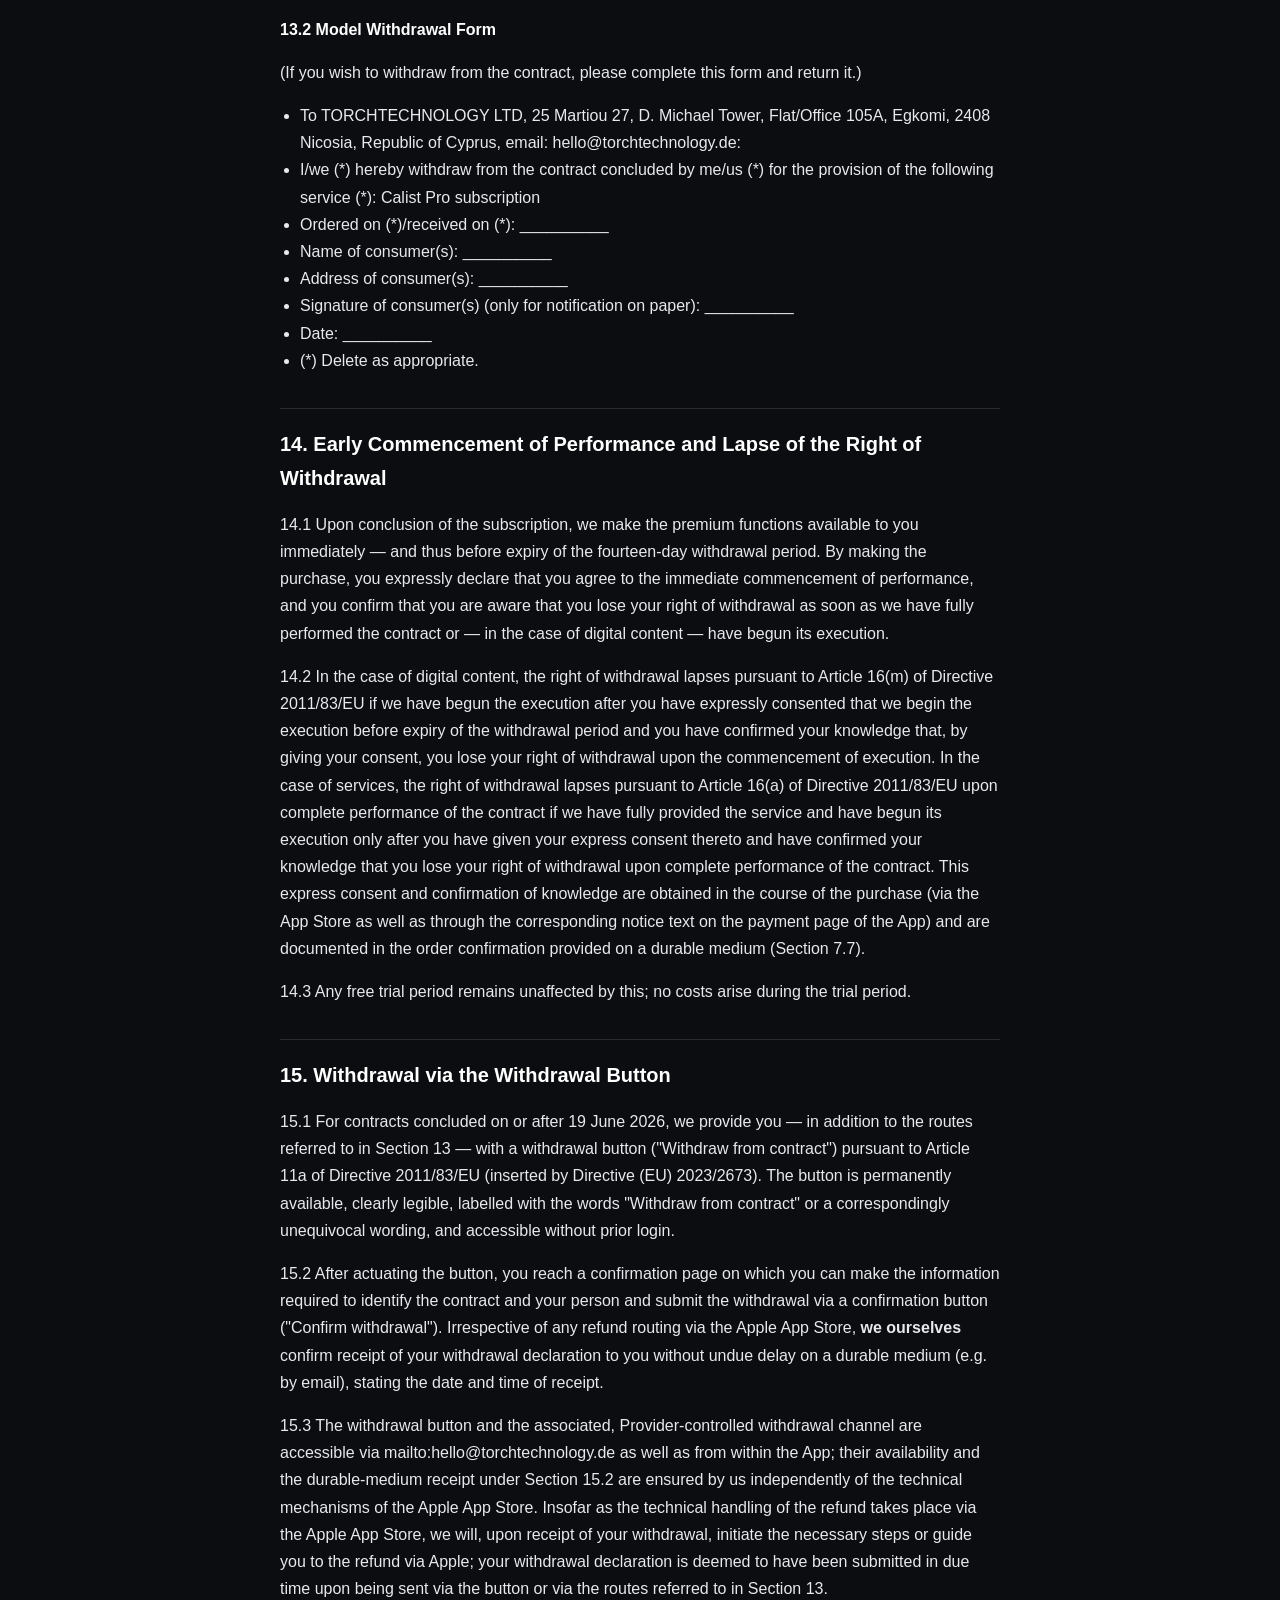
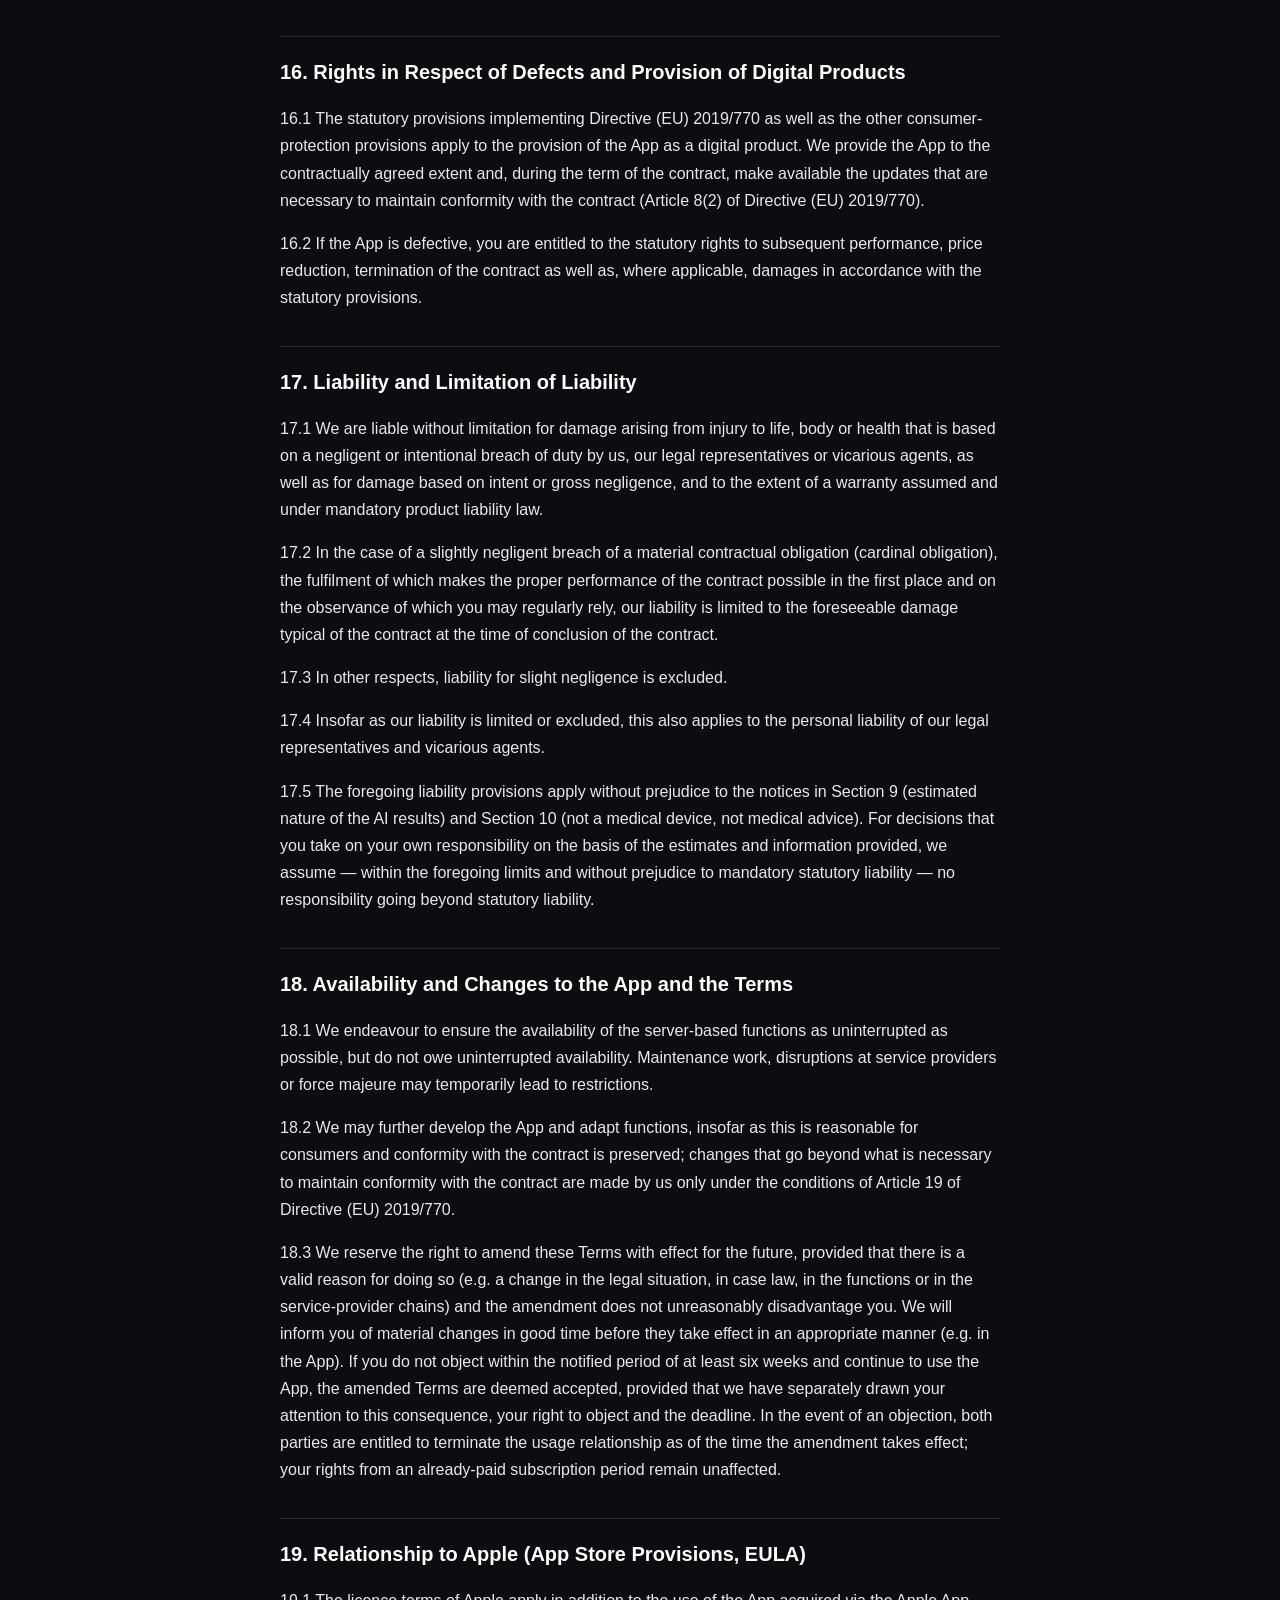
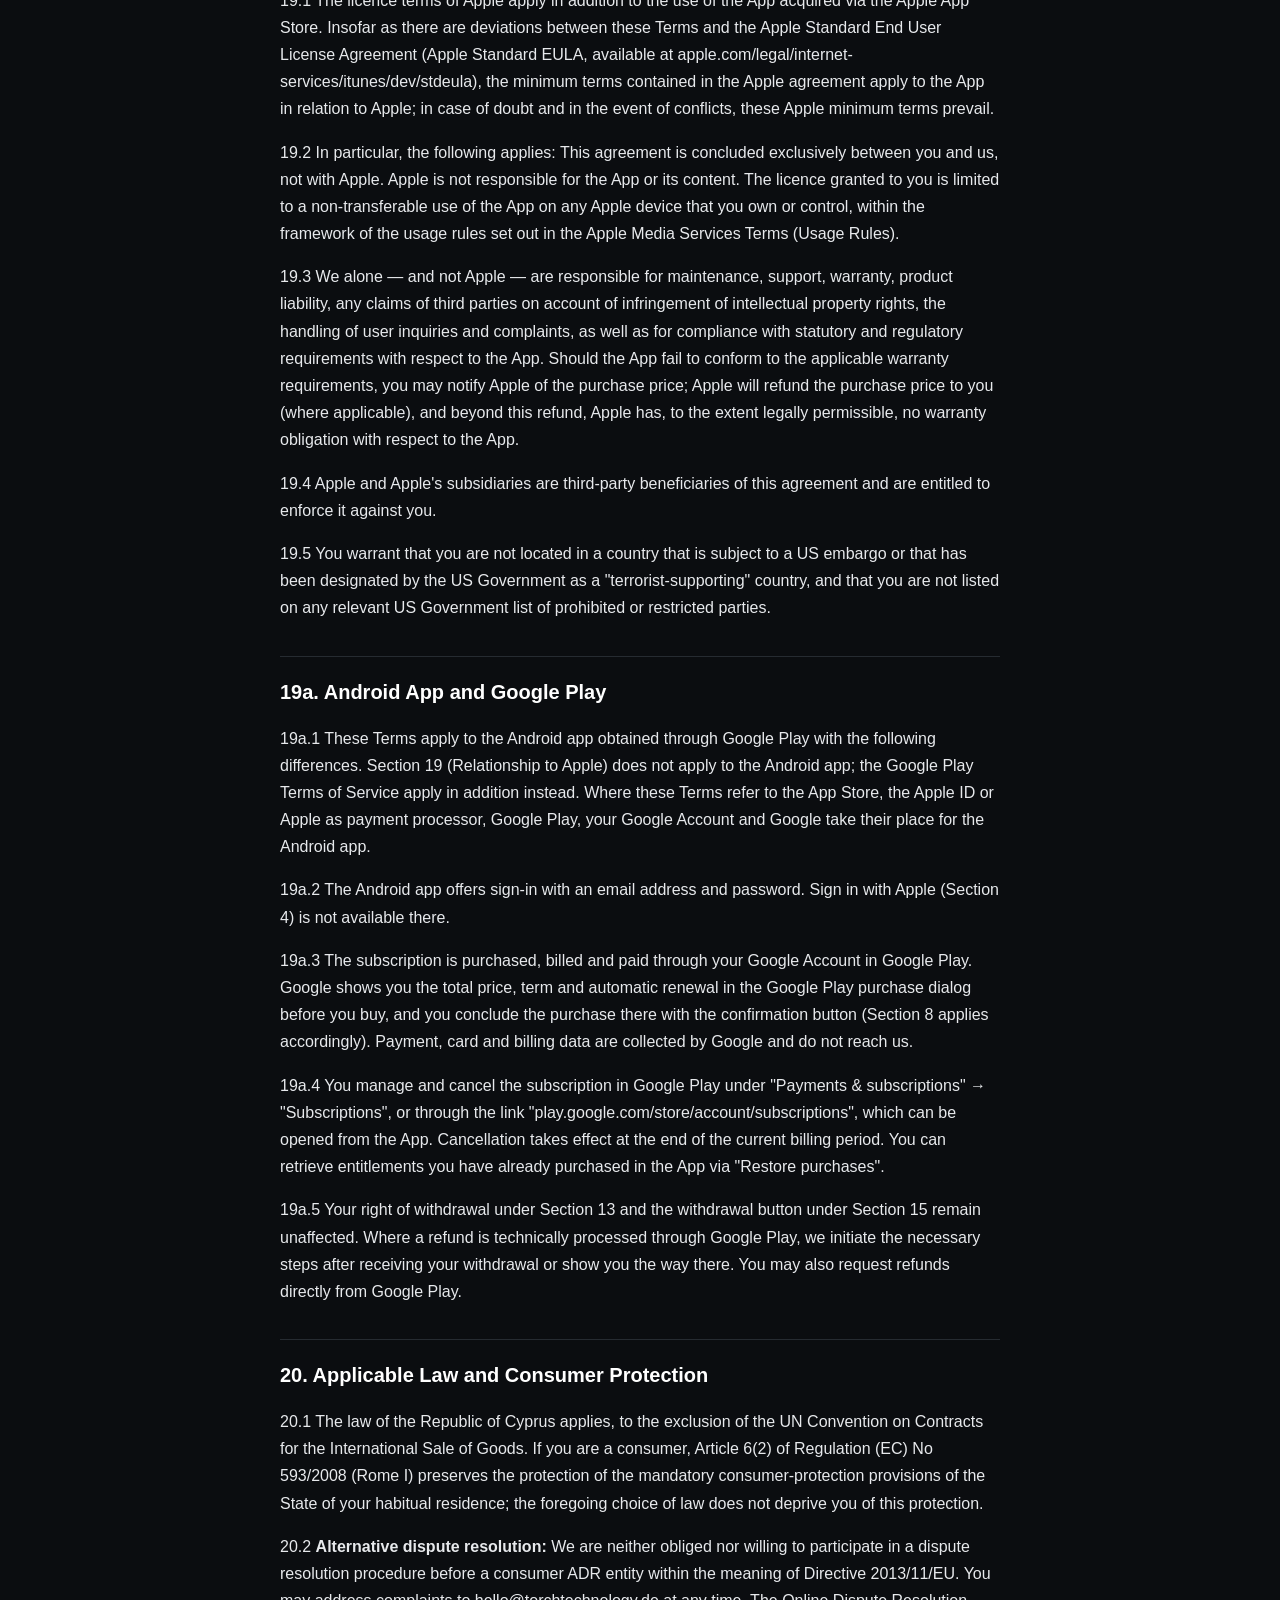
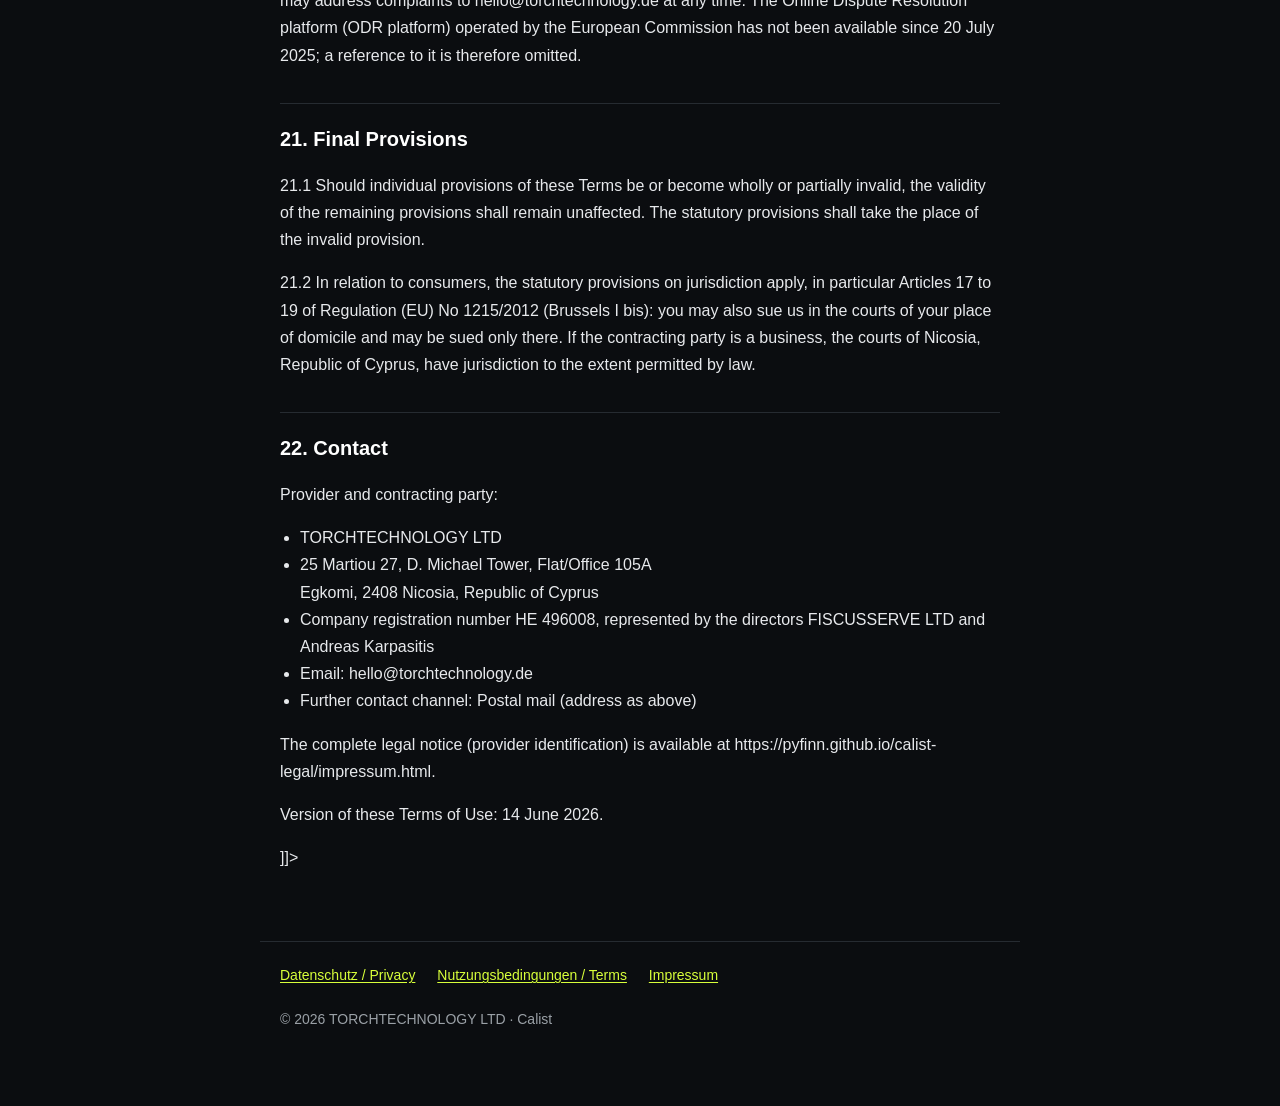
<file: nutzungsbedingungen.html>
<!doctype html>
<html lang="de">
<head>
<meta charset="utf-8">
<meta name="viewport" content="width=device-width, initial-scale=1">
<title>Nutzungsbedingungen / Terms of Use · Calist</title>
<link rel="stylesheet" href="style.css">
</head>
<body class="show-de">
<header class="top">
<a class="brand" href="index.html">CALI<b>ST</b></a>
<nav class="langtoggle"><button data-l="de">DE</button><button data-l="en">EN</button></nav>
</header>
<main>
<section class="lang lang-de"><p class="disclaimer">Dies ist die rechtsverbindliche deutsche Fassung. Stand: 19. November 2026.</p><h1>Nutzungsbedingungen für die Calist-App</h1>
<p>Stand / gültig ab: 14. Juni 2026</p>

<p>Bitte lesen Sie diese Bedingungen sorgfältig, bevor Sie die App nutzen. Mit der Installation und Nutzung der App erklären Sie sich mit diesen Bedingungen einverstanden.</p>

<h2>1. Geltungsbereich und Vertragsgegenstand</h2>
<p>1.1 Diese Bedingungen gelten für die Nutzung der App Calist durch Verbraucherinnen und Verbraucher sowie Unternehmerinnen und Unternehmer. Verbraucher ist gemäß Art. 2 Nr. 1 der Richtlinie 2011/83/EU jede natürliche Person, die das Rechtsgeschäft zu Zwecken abschließt, die überwiegend weder ihrer gewerblichen noch ihrer selbständigen beruflichen Tätigkeit zugerechnet werden können.</p>
<p>1.2 Vertragsgegenstand ist die Bereitstellung der App und ihrer Funktionen als digitale Dienstleistung bzw. digitales Produkt im Sinne der Richtlinie (EU) 2019/770 über digitale Inhalte und digitale Dienstleistungen. Die kostenpflichtigen Premium-Funktionen werden als Abonnement (Calist Pro) angeboten (siehe Ziffer 7).</p>
<p>1.3 Abweichende, entgegenstehende oder ergänzende Bedingungen der Nutzerinnen und Nutzer werden nicht Vertragsbestandteil, es sei denn, wir hätten ihrer Geltung ausdrücklich zugestimmt.</p>
<p>1.4 Der Bezug, die Bereitstellung und die Abwicklung der App erfolgen über den Apple App Store. Es gelten ergänzend die für den App Store maßgeblichen Bestimmungen von Apple (siehe Ziffer 7 und 19). Calist ist für iOS verfügbar; für die über Google Play bezogene Android-App gilt ergänzend Ziffer 19a.</p>

<h2>2. Leistungsbeschreibung</h2>
<p>2.1 Calist ist ein Trainings- und Ernährungssystem mit Schwerpunkt auf Calisthenics für Hybrid-Athletinnen und -Athleten. Die App umfasst insbesondere folgende Funktionen:</p>
<ul>
<li>einen geführten Onboarding-Prozess zur Erfassung von Trainingszielen, Erfahrungsstand, verfügbaren Trainingstagen, Trainingsumgebung/Ausrüstung sowie optionalen Körpermetriken (Gewicht, Größe, Alter, Geschlecht);</li>
<li>die Erstellung und Anzeige von Trainingsplänen (Skills, Kraft, „Engine“/Ausdauer, optional Hyrox) sowie einen freien Workout-Builder;</li>
<li>das Protokollieren von Trainingseinheiten einschließlich subjektiver Rückmeldungen (z. B. Befinden vor/nach dem Training, empfundene Anstrengung/RPE, Erwartungsabgleich), von Kraftwerten, Skill-Fortschritten, Lauf-/Ausdauereinheiten (ohne GPS/Routenaufzeichnung), Hydration sowie Fortschritts- und Gamification-Elementen (XP, Level, Streak);</li>
<li>ein Ernährungstagebuch mit manueller Erfassung von Mahlzeiten sowie abgeleitete Tagesziele (Kalorien, Makronährstoffe, Wasser);</li>
<li>die KI-gestützte Mahlzeitenerkennung („Meal Scan“): Sie fotografieren oder wählen ein Bild Ihrer Mahlzeit, das verkleinert an unseren Server und von dort an einen KI-Dienst übermittelt wird, der eine Schätzung der enthaltenen Lebensmittel und Nährwerte zurückgibt; eine textbasierte Rückfrage-Funktion („Refine“) verfeinert das Ergebnis (siehe Ziffer 9).</li>
</ul>
<p>2.2 Die wesentlichen Eigenschaften der digitalen Dienstleistung ergeben sich aus dieser Leistungsbeschreibung sowie aus der App Store-Produktseite. Der genaue Funktionsumfang von Calist Pro ist auf der Bezahlseite („Paywall“) in der App ausgewiesen.</p>
<p>2.3 Ein Großteil der von Ihnen eingegebenen Daten – insbesondere Ihr Profil, Ihre Körpermetriken, sämtliche Trainings-, Ernährungs-, Lauf-, Hydrations-, Skill- und Fortschrittsdaten – wird ausschließlich lokal auf Ihrem Gerät gespeichert und nicht an uns übermittelt. Einzelheiten regelt unsere Datenschutzerklärung.</p>
<p>2.4 Calist erbringt allgemeine Fitness-, Wellness- und Ernährungsinformationen. Die App ist kein Medizinprodukt und ersetzt keine ärztliche, ernährungsmedizinische oder sonstige fachliche Beratung (siehe Ziffer 10).</p>

<h2>3. Voraussetzungen und Mindestalter</h2>
<p>3.1 Für die Nutzung der App benötigen Sie ein kompatibles iOS-Gerät, eine Internetverbindung für die serverbasierten Funktionen (insbesondere den Meal Scan und das Abonnement) sowie einen Apple-ID-Account für den Bezug über den App Store.</p>
<p>3.2 Die Nutzung der App ist Personen ab Vollendung des 16. Lebensjahres gestattet. Soweit für die KI-gestützte Mahlzeitenerkennung oder die Erfassung gesundheitsbezogener Angaben eine Einwilligung erforderlich ist, setzen wir hierfür einheitlich ein Mindestalter von 16 Jahren voraus (Art. 8 DSGVO); bei jüngeren Personen ist die Einwilligung der Sorgeberechtigten erforderlich. Die App richtet sich nicht an Kinder.</p>
<p>3.3 Für den Abschluss eines kostenpflichtigen Abonnements müssen Sie unbeschränkt geschäftsfähig sein oder die erforderliche Zustimmung Ihrer gesetzlichen Vertreter besitzen.</p>

<h2>4. Konto, anonyme Sitzung und Anmeldung mit Apple</h2>
<p>4.1 Die Nutzung der App setzt grundsätzlich keine Registrierung voraus. Für die KI-gestützte Mahlzeitenerkennung wird bei der ersten Nutzung automatisch eine anonyme Sitzung bei unserem Backend-Dienstleister (Supabase) angelegt. Dabei wird eine zufällige Nutzerkennung (UUID) erzeugt, die ausschließlich der Bereitstellung der Funktion und der Verwaltung Ihres nutzungsbezogenen Kontingents (Tageslimit) dient.</p>
<p>4.2 Optional können Sie sich über „Anmelden mit Apple“ (Sign in with Apple) anmelden. Die Anmeldung ist freiwillig und Voraussetzung für keine der grundlegenden Funktionen; sie dient insbesondere der geräteübergreifenden Fortführung Ihrer Käufe. Welche Daten Sie dabei freigeben (insbesondere Name und – je nach Ihrer Wahl im Apple-Dialog – eine echte E-Mail-Adresse oder eine anonymisierte Apple-Relay-E-Mail-Adresse mit der Endung @privaterelay.appleid.com), bestimmen Sie selbst im Apple-Dialog.</p>
<p>4.3 Bei der Anmeldung mit Apple wird in der aktuellen Version keine bestehende anonyme Sitzung in das Apple-Konto überführt; die zuvor genutzte anonyme Nutzerkennung bleibt davon unberührt bestehen (siehe hierzu Ziffer 5.3). Bereits getätigte Abonnement-Käufe bleiben Ihnen über die mit dem Abrechnungsdienstleister verknüpfte Kennung erhalten. Einzelheiten zur Datenverarbeitung entnehmen Sie bitte der Datenschutzerklärung.</p>
<p>4.4 Sie sind verpflichtet, Ihre Zugangsdaten und Ihr Gerät vor dem Zugriff Unbefugter zu schützen.</p>

<h2>5. Abmeldung und Löschung des Kontos</h2>
<p>5.1 Über die App (Bereich „You“ → Konto) können Sie sich abmelden. Bei der Abmeldung werden die lokale Sitzung beendet und die Verknüpfung mit dem Abrechnungsdienstleister gelöst. Ihre serverseitig gespeicherte Nutzerkennung und eine gegebenenfalls hinterlegte Apple-E-Mail-Adresse bleiben hiervon zunächst unberührt; die lokal auf dem Gerät gespeicherten Profildaten werden bei der bloßen Abmeldung nicht gelöscht.</p>
<p>5.2 Über die App können Sie Ihr Konto dauerhaft löschen lassen. Dabei werden die bei unserem Backend-Dienstleister gespeicherten Daten zu Ihrer Nutzerkennung (insbesondere die Nutzerkennung selbst, eine etwaige Apple-E-Mail-Adresse und Ihre Apple-Identität sowie die nutzungsbezogenen Abrechnungs-/Kontingentdatensätze) endgültig gelöscht und die lokal gespeicherten Daten auf dem Gerät zurückgesetzt. Die Funktion zur Kontolöschung steht auch dann zur Verfügung, wenn Sie die App ausschließlich mit der anonymen Sitzung (ohne Anmeldung mit Apple) nutzen.</p>
<p>5.3 Bitte beachten Sie: Die Kontolöschung entfernt nicht automatisch (i) den Kundendatensatz beim Abrechnungsdienstleister (RevenueCat), (ii) ein bei Apple geführtes Abonnement oder die bei Apple hinterlegte „Anmelden mit Apple“-Verknüpfung sowie (iii) Daten einer früheren, abweichenden anonymen Nutzerkennung (etwa nach einer späteren Anmeldung mit Apple). Eine bestehende Abonnement-Berechtigung kündigen Sie bitte zusätzlich über den App Store (siehe Ziffer 7). Lokal gespeicherte Daten lassen sich darüber hinaus jederzeit durch Zurücksetzen in der App oder durch Deinstallation der App entfernen. Möchten Sie auch die beim Abrechnungsdienstleister geführten Daten löschen lassen, wenden Sie sich bitte über die in Ziffer 22 genannten Kontaktdaten an uns; wir leiten Ihr Löschverlangen entsprechend weiter. Ihre weitergehenden Betroffenenrechte nach der DSGVO (insbesondere Art. 17) sind in der Datenschutzerklärung beschrieben.</p>

<h2>6. Lizenz und zulässige Nutzung</h2>
<p>6.1 Wir gewähren Ihnen ein einfaches, nicht ausschließliches, nicht übertragbares und widerrufliches Recht, die App zu privaten Zwecken auf den von Apple zugelassenen Geräten zu installieren und im Rahmen dieser Bedingungen sowie der anwendbaren App Store-Bedingungen (einschließlich der Nutzungsregeln der Apple Media Services Terms) zu nutzen. Im Verhältnis zu Apple gelten ergänzend die in Ziffer 19 genannten Lizenzbedingungen.</p>
<p>6.2 Sie verpflichten sich, die App nicht missbräuchlich zu nutzen. Untersagt sind insbesondere:</p>
<ul>
<li>das Zurückentwickeln (Reverse Engineering), Dekompilieren oder Disassemblieren der App, soweit dies nicht gesetzlich zwingend erlaubt ist;</li>
<li>das Umgehen technischer Schutz-, Sicherheits- oder Kontingentmechanismen (z. B. der Tageslimits der KI-Funktion) sowie eine automatisierte oder missbräuchliche Nutzung, die geeignet ist, unsere Systeme oder die unserer Dienstleister übermäßig zu belasten oder Kosten zu verursachen;</li>
<li>das Hochladen rechtswidriger, rechtsverletzender, beleidigender oder anderweitig unzulässiger Inhalte über die Foto-Funktion;</li>
<li>jede Nutzung, die gegen geltendes Recht, Rechte Dritter oder diese Bedingungen verstößt.</li>
</ul>
<p>6.3 Bei erheblichen oder wiederholten Verstößen sind wir berechtigt, den Zugang zu serverbasierten Funktionen zu beschränken oder zu sperren; gesetzliche Rechte bleiben unberührt.</p>

<h2>7. Abonnement, Preise und Abwicklung über den Apple App Store</h2>
<p>7.1 Bestimmte Premium-Funktionen (Calist Pro) sind kostenpflichtig und werden als automatisch verlängerndes Abonnement angeboten. Es stehen folgende Laufzeiten zur Verfügung:</p>
<table>
<tr><th>Abonnement</th><th>Gesamtpreis (inkl. gesetzlicher USt.)</th><th>Abrechnungsintervall</th><th>Mindestlaufzeit</th><th>Verlängerung</th></tr>
<tr><td>Calist Pro – monatlich</td><td>9,99 € pro Monat</td><td>monatlich</td><td>1 Monat</td><td>verlängert sich automatisch um jeweils einen Monat</td></tr>
<tr><td>Calist Pro – jährlich</td><td>49,99 € pro Jahr</td><td>jährlich</td><td>1 Jahr</td><td>verlängert sich automatisch um jeweils ein Jahr</td></tr>
</table>
<p>Die angegebenen Preise sind Gesamtpreise einschließlich der gesetzlichen Umsatzsteuer. Der für Sie maßgebliche, ggf. lokalisierte Preis wird Ihnen vor Abschluss verbindlich von Apple angezeigt.</p>
<p>7.2 Neukunden wird gegebenenfalls eine kostenlose Testphase von 7 Tagen angeboten. Wird das Abonnement nicht spätestens 24 Stunden vor Ablauf der Testphase gekündigt, geht es nach Ablauf der 7 Tage automatisch in ein kostenpflichtiges Abonnement zum jeweils ausgewiesenen Preis über; die erste Belastung erfolgt zum Ende der Testphase. Der maßgebliche Gesamtpreis, die Laufzeit, die Testdauer und die Verlängerungsbedingungen werden Ihnen vor Abschluss unmittelbar im Bestellvorgang von Apple angezeigt.</p>
<p>7.3 Das Abonnement verlängert sich jeweils automatisch um die gewählte Laufzeit zu dem Preis, der für die jeweilige Laufzeit zuletzt mit Ihnen vereinbart bzw. Ihnen vor Abschluss angezeigt wurde, sofern es nicht spätestens 24 Stunden vor Ablauf des laufenden Zeitraums gekündigt wird. Die Verlängerung erfolgt – nach Ablauf der ersten gewählten Laufzeit – in einen auf unbestimmte Zeit laufenden Vertrag, der jederzeit mit einer Frist von höchstens einem Monat zum Ende des laufenden Abrechnungszeitraums gekündigt werden kann (vertragliche Zusage im Rahmen der App Store-Mechanismen; zwingende Verbraucherschutzvorschriften Ihres Aufenthaltsstaats bleiben unberührt). Eine Erhöhung des Abonnementpreises gilt nicht automatisch für die Verlängerung: Eine Preisänderung wird nur dann wirksam, wenn sie Ihnen rechtzeitig vor dem Wirksamwerden angekündigt wird und Sie ihr nach den Vorgaben von Apple ausdrücklich zustimmen bzw. das Abonnement andernfalls vor dem Wirksamwerden der Änderung kündigen können. Stimmen Sie einer angekündigten Preiserhöhung nicht zu, endet das Abonnement zum Ablauf des laufenden Zeitraums.</p>
<p>7.4 Der Erwerb, die Abrechnung und die Zahlungsabwicklung des Abonnements erfolgen ausschließlich über Ihr Apple-ID-Konto im Apple App Store; Apple ist insoweit Zahlungsabwickler. Die Belastung erfolgt über die in Ihrem Apple-Konto hinterlegte Zahlungsart. Zahlungs-, Karten- und Rechnungsdaten werden von Apple erhoben und verarbeitet; sie gelangen nicht an uns. Für die Zahlungsabwicklung gelten ergänzend die Bedingungen von Apple.</p>
<p>7.5 <strong>Kündigung und Verwaltung:</strong> Sie können das Abonnement jederzeit über die Abonnement-Verwaltung Ihres Apple-ID-Kontos verwalten und kündigen (Einstellungen → Apple-ID → Abonnements bzw. über den Link „apps.apple.com/account/subscriptions“, der aus der App heraus geöffnet werden kann). Eine Kündigung wird zum Ende des laufenden, bereits bezahlten Abrechnungszeitraums wirksam.</p>
<p>7.6 <strong>Wiederherstellen von Käufen:</strong> Über die Funktion „Käufe wiederherstellen“ in der App können Sie eine bestehende Berechtigung auf einem (neuen) Gerät wiederherstellen. Hierbei werden keine zusätzlichen Zahlungen ausgelöst.</p>
<p>7.7 Wir bleiben Anbieter der digitalen Dienstleistung Calist; die Abrechnung über Apple lässt unsere Verantwortlichkeit für die App selbst unberührt.</p>

<h2>8. Hinweis zur „Button-Lösung“</h2>
<p>8.1 Der verbindliche Bestellvorgang für das Abonnement wird im Bestelldialog von Apple (StoreKit) abgeschlossen. Apple weist dort den Gesamtpreis, die Laufzeit und die automatische Verlängerung aus und stellt die Bestätigungsschaltfläche bereit, mit der die Zahlungspflicht ausgelöst wird (Art. 8 Abs. 2 der Richtlinie 2011/83/EU). Auf unserer Bezahlseite werden Ihnen – soweit über die App angezeigt – Preis, etwaige Testphase, automatische Verlängerung und Laufzeit unmittelbar bei der Handlungsaufforderung dargestellt; die dortige Schaltfläche ist nicht selbst zahlungsauslösend und nicht irreführend gestaltet, sondern leitet Sie zum verbindlichen Bestelldialog von Apple weiter.</p>
<p>8.2 Sollten wir künftig Abonnements außerhalb des App Stores (z. B. über eine eigene Website) anbieten, weisen wir Sie vor Abschluss gesondert in der gesetzlich vorgeschriebenen Form auf die Zahlungspflicht hin, kennzeichnen die Bestellschaltfläche entsprechend („zahlungspflichtig bestellen“ oder gleichbedeutend, Art. 8 Abs. 2 der Richtlinie 2011/83/EU), holen Ihre Erklärungen nach Ziffer 13 selbst ein und übermitteln Ihnen die Vertragsbestätigung auf einem dauerhaften Datenträger (Art. 8 Abs. 7 der Richtlinie 2011/83/EU).</p>

<h2>9. KI-gestützte Mahlzeitenerkennung – Genauigkeit und Datenübermittlung</h2>
<p>9.1 Bei der Funktion „Meal Scan“ wird zunächst eine Vorprüfung vollständig auf Ihrem Gerät durchgeführt (mittels einer Bibliothek zur Objekterkennung); hierbei verlassen keine Daten Ihr Gerät. Erst das von Ihnen bestätigte, verkleinerte Bild (höchstens 768 Pixel Kantenlänge, JPEG) wird zusammen mit Ihrer Geräte-Sprache und Ihrer Nutzerkennung an unseren Server (Supabase) und von dort an einen KI-Dienst übermittelt, der eine Schätzung der Lebensmittel und Nährwerte zurückliefert.</p>
<p>9.2 Die KI-gestützte Auswertung übernimmt die OpenRouter, Inc. (USA) als Vermittler; die eigentliche Bildauswertung erfolgt durch nachgelagerte Modellanbieter (standardmäßig Google Gemini 2.5 Flash; je nach Konfiguration auch Anthropic Claude Haiku 4.5 oder ein vergleichbares Modell). Die Verarbeitung kann eine Übermittlung in die USA umfassen. Einzelheiten, Rechtsgrundlagen und Garantien für die Datenübermittlung in Drittländer regelt die Datenschutzerklärung.</p>
<p>9.3 <strong>Genauigkeit:</strong> Die von der KI gelieferten Angaben (Lebensmittel, Mengen in Gramm, Makronährstoffe, Sicherheitsgrad, Rückfragen) sind <strong>Schätzwerte</strong>. Sie können fehlerhaft, unvollständig oder ungenau sein. Die Ergebnisse werden Ihnen zur Überprüfung angezeigt und sind von Ihnen frei bearbeitbar; eine Übernahme erfolgt erst auf Ihre Bestätigung hin (Mensch in der Entscheidung). Es findet keine ausschließlich automatisierte Entscheidung im Sinne des Art. 22 DSGVO mit rechtlicher oder ähnlich erheblicher Wirkung statt.</p>
<p>9.4 Wir speichern Ihre Mahlzeitenfotos nicht auf unseren Servern. Das Bild wird ausschließlich für die Dauer der Auswertung übermittelt und von uns nicht dauerhaft gespeichert. Die textbasierte Rückfrage-Funktion („Refine“) verarbeitet ausschließlich Text (die vorherige Auswertung und Ihre Antworten); hierbei wird kein Bild erneut übertragen. Für den Scan und die Refine-Funktion wird serverseitig lediglich ein Nutzungs-/Verbrauchsdatensatz gespeichert (verwendetes Modell, Anzahl der Tokens, Kosten, Erfolg, Zeitstempel) – ohne das Bild, ohne Mahlzeiteninhalte und ohne Körper- oder Gesundheitsdaten –, der der Verwaltung des Tageslimits und der Missbrauchsvermeidung dient. Die Verarbeitung und etwaige Speicherung des Bildes durch den KI-Anbieter richten sich nach dessen Bedingungen. Wir empfehlen, auf den Fotos keine Gesichter oder identifizierenden Details abzubilden, sondern nur die Mahlzeit. Einzelheiten regelt die Datenschutzerklärung.</p>

<h2>10. Wichtiger Hinweis: kein Medizinprodukt, keine medizinische Beratung</h2>
<p>10.1 Calist dient ausschließlich der allgemeinen Fitness-, Wellness- und Ernährungsinformation. Die App ist <strong>kein Medizinprodukt</strong> im Sinne der Verordnung (EU) 2017/745 (MDR) und ist nicht dazu bestimmt, Krankheiten zu erkennen, zu verhüten, zu überwachen, zu behandeln oder zu lindern.</p>
<p>10.2 Die in der App bereitgestellten Trainings-, Ernährungs- und Nährwertangaben – einschließlich der KI-Schätzungen und der abgeleiteten Kalorien-, Makronährstoff- und Wasserziele – stellen <strong>keine medizinische, ernährungsmedizinische, diätetische oder therapeutische Beratung</strong> dar und ersetzen nicht die Beratung durch eine Ärztin/einen Arzt oder eine qualifizierte Fachkraft.</p>
<p>10.3 Konsultieren Sie vor Beginn oder einer Änderung eines Trainings- oder Ernährungsprogramms eine Ärztin/einen Arzt, insbesondere bei Vorerkrankungen, gesundheitlichen Beschwerden, während der Schwangerschaft oder bei einer (auch vermuteten) Essstörung. Brechen Sie das Training bei Schmerzen, Schwindel oder anderen Warnsignalen ab und suchen Sie ärztlichen Rat. Die Nutzung der App und die Umsetzung der Inhalte erfolgen auf eigene Verantwortung im Rahmen Ihrer persönlichen Belastbarkeit.</p>

<h2>11. Nutzerinhalte und Foto-Lizenz</h2>
<p>11.1 Soweit Sie Inhalte in die App eingeben (z. B. Mahlzeitenfotos, Freitext-Namen, Notizen), bleiben Sie deren Inhaber. Sie sichern zu, dass Sie zur Nutzung dieser Inhalte berechtigt sind und keine Rechte Dritter verletzen.</p>
<p>11.2 Sie räumen uns ein zeitlich auf die Dauer der Verarbeitung beschränktes, einfaches Nutzungsrecht an den von Ihnen für den Meal Scan bereitgestellten Fotos ein, das ausschließlich dem Zweck dient, die von Ihnen angeforderte Auswertung zu erbringen (Übermittlung an den KI-Dienst, Schätzung der Nährwerte). Ein darüber hinausgehendes Nutzungsrecht – etwa zu Werbe-, Trainings- oder Analysezwecken – wird nicht eingeräumt. Eine dauerhafte Speicherung der Fotos durch uns findet nicht statt (siehe Ziffer 9.4).</p>
<p>11.3 Für die Aufnahme bzw. Auswahl der Fotos benötigt die App lediglich Zugriff auf Kamera und Fotomediathek; dieser Zugriff dient ausschließlich der Aufnahme bzw. Auswahl eines Mahlzeitenfotos.</p>

<h2>12. Schutzrechte</h2>
<p>12.1 Sämtliche Rechte an der App, ihrer Software, ihren Inhalten, Datenbanken, Texten, Grafiken (einschließlich des Hexagon-Brandzeichens und der Wort-/Bildmarke „Calist“), des Designs und der KI-Prompts stehen ausschließlich uns bzw. unseren Lizenzgebern zu. Diese Bedingungen übertragen keine Eigentums- oder sonstigen Schutzrechte; eingeräumt wird allein das Nutzungsrecht nach Ziffer 6.</p>
<p>12.2 Eine Vervielfältigung, Verbreitung, öffentliche Zugänglichmachung oder sonstige Verwertung der App oder ihrer Inhalte über die nach diesen Bedingungen erlaubte Nutzung hinaus bedarf unserer vorherigen schriftlichen Zustimmung, soweit nicht gesetzlich erlaubt.</p>

<h2>13. Widerrufsrecht für digitale Inhalte und Dienstleistungen</h2>
<p>Verbrauchern steht ein gesetzliches Widerrufsrecht zu, über das wir nachstehend belehren. Bitte beachten Sie zugleich Ziffer 14 zum vorzeitigen Erlöschen des Widerrufsrechts bei sofortiger Leistungserbringung sowie Ziffer 15 zur Widerruf-Schaltfläche.</p>

<h3>13.1 Widerrufsbelehrung</h3>
<p><strong>Widerrufsrecht.</strong> Sie haben das Recht, binnen vierzehn Tagen ohne Angabe von Gründen diesen Vertrag zu widerrufen. Die Widerrufsfrist beträgt vierzehn Tage ab dem Tag des Vertragsabschlusses.</p>
<p>Um Ihr Widerrufsrecht auszuüben, müssen Sie uns (TORCHTECHNOLOGY LTD, 25 Martiou 27, D. Michael Tower, Flat/Office 105A, Egkomi, 2408 Nikosia, Republik Zypern, E-Mail: hello@torchtechnology.de) mittels einer eindeutigen Erklärung (z. B. ein mit der Post versandter Brief oder eine E-Mail) über Ihren Entschluss, diesen Vertrag zu widerrufen, informieren. Sie können dafür das beigefügte Muster-Widerrufsformular verwenden, das jedoch nicht vorgeschrieben ist. Sie können den Widerruf auch über die jederzeit erreichbare Widerruf-Schaltfläche nach Ziffer 15 erklären.</p>
<p>Zur Wahrung der Widerrufsfrist reicht es aus, dass Sie die Mitteilung über die Ausübung des Widerrufsrechts vor Ablauf der Widerrufsfrist absenden.</p>
<p><strong>Folgen des Widerrufs.</strong> Wenn Sie diesen Vertrag wirksam widerrufen, haben wir Ihnen alle Zahlungen, die wir von Ihnen erhalten haben, unverzüglich und spätestens binnen vierzehn Tagen ab dem Tag zurückzuzahlen, an dem die Mitteilung über Ihren Widerruf dieses Vertrags bei uns eingegangen ist. Für diese Rückzahlung verwenden wir dasselbe Zahlungsmittel, das Sie bei der ursprünglichen Transaktion eingesetzt haben, es sei denn, mit Ihnen wurde ausdrücklich etwas anderes vereinbart; in keinem Fall werden Ihnen wegen dieser Rückzahlung Entgelte berechnet. Haben Sie verlangt, dass die Dienstleistung bzw. die Bereitstellung der digitalen Inhalte bereits während der Widerrufsfrist beginnt (siehe Ziffer 14), so haben Sie uns für die bis zum Widerruf erbrachte Leistung einen angemessenen Betrag (Wertersatz) zu zahlen (Art. 14 Abs. 3 der Richtlinie 2011/83/EU); das Widerrufsrecht kann bei vollständiger Leistungserbringung unter den Voraussetzungen der Ziffer 14 zudem vorzeitig erlöschen.</p>
<p><strong>Hinweis zur Abwicklung über den App Store.</strong> Da der Kauf über den Apple App Store abgewickelt wird, kann die Rückerstattung über Apple erfolgen. Sie können Ihren Widerruf außerdem über die vorstehend genannten Kontaktdaten oder über die Widerruf-Schaltfläche nach Ziffer 15 an uns richten; wir leiten erforderliche Schritte ein bzw. weisen Ihnen den Weg zur Rückerstattung über Apple. Erstattungsanträge können zusätzlich unmittelbar bei Apple gestellt werden (Apple-Support / reportaproblem.apple.com).</p>

<h3>13.2 Muster-Widerrufsformular</h3>
<p>(Wenn Sie den Vertrag widerrufen wollen, dann füllen Sie bitte dieses Formular aus und senden Sie es zurück.)</p>
<ul>
<li>An TORCHTECHNOLOGY LTD, 25 Martiou 27, D. Michael Tower, Flat/Office 105A, Egkomi, 2408 Nikosia, Republik Zypern, E-Mail: hello@torchtechnology.de:</li>
<li>Hiermit widerrufe(n) ich/wir (*) den von mir/uns (*) abgeschlossenen Vertrag über die Erbringung der folgenden Dienstleistung (*): Calist-Pro-Abonnement</li>
<li>Bestellt am (*)/erhalten am (*): __________</li>
<li>Name des/der Verbraucher(s): __________</li>
<li>Anschrift des/der Verbraucher(s): __________</li>
<li>Unterschrift des/der Verbraucher(s) (nur bei Mitteilung auf Papier): __________</li>
<li>Datum: __________</li>
<li>(*) Unzutreffendes streichen.</li>
</ul>

<h2>14. Vorzeitiger Beginn der Leistung und Erlöschen des Widerrufsrechts</h2>
<p>14.1 Mit dem Abschluss des Abonnements stellen wir Ihnen die Premium-Funktionen unmittelbar – und damit vor Ablauf der vierzehntägigen Widerrufsfrist – zur Verfügung. Mit dem Erwerb erklären Sie ausdrücklich, dass Sie mit dem sofortigen Beginn der Leistungserbringung einverstanden sind, und bestätigen, dass Ihnen bekannt ist, dass Sie Ihr Widerrufsrecht verlieren, sobald wir den Vertrag vollständig erfüllt haben bzw. – bei digitalen Inhalten – mit der Ausführung begonnen haben.</p>
<p>14.2 Bei digitalen Inhalten erlischt das Widerrufsrecht gemäß Art. 16 Buchst. m der Richtlinie 2011/83/EU, wenn wir mit der Ausführung begonnen haben, nachdem Sie ausdrücklich zugestimmt haben, dass wir vor Ablauf der Widerrufsfrist mit der Ausführung beginnen, und Sie Ihre Kenntnis davon bestätigt haben, dass Sie durch Ihre Zustimmung mit Beginn der Ausführung Ihr Widerrufsrecht verlieren. Bei Dienstleistungen erlischt das Widerrufsrecht gemäß Art. 16 Buchst. a der Richtlinie 2011/83/EU mit vollständiger Vertragserfüllung, wenn wir die Dienstleistung vollständig erbracht haben und mit der Ausführung erst begonnen haben, nachdem Sie hierzu Ihre ausdrückliche Zustimmung erteilt und Ihre Kenntnis davon bestätigt haben, dass Sie Ihr Widerrufsrecht bei vollständiger Vertragserfüllung verlieren. Diese ausdrückliche Zustimmung und Kenntnisbestätigung werden im Rahmen des Erwerbs (über den App Store sowie durch den entsprechenden Hinweistext auf der Bezahlseite der App) eingeholt.</p>
<p>14.3 Eine etwaige kostenlose Testphase bleibt hiervon unberührt; während der Testphase entstehen keine Kosten.</p>

<h2>15. Widerruf per Widerruf-Schaltfläche</h2>
<p>15.1 Für ab dem 19. Juni 2026 geschlossene Verträge stellen wir Ihnen zusätzlich zu den in Ziffer 13 genannten Wegen eine Widerruf-Schaltfläche („Vertrag widerrufen“) gemäß Art. 11a der Richtlinie 2011/83/EU (eingefügt durch die Richtlinie (EU) 2023/2673) zur Verfügung. Die Schaltfläche ist ständig verfügbar, gut lesbar mit den Worten „Vertrag widerrufen“ oder einer entsprechend eindeutigen Formulierung gekennzeichnet und ohne vorherige Anmeldung erreichbar.</p>
<p>15.2 Nach Betätigung der Schaltfläche gelangen Sie auf eine Bestätigungsseite, auf der Sie die für die Identifizierung des Vertrags und Ihrer Person erforderlichen Angaben machen und den Widerruf über eine Bestätigungsschaltfläche („Widerruf bestätigen“) absenden können. Den Eingang Ihrer Widerrufserklärung einschließlich Datum und Uhrzeit bestätigen wir Ihnen unverzüglich auf einem dauerhaften Datenträger (z. B. per E-Mail).</p>
<p>15.3 Die Widerruf-Schaltfläche ist über mailto:hello@torchtechnology.de sowie aus der App heraus erreichbar. Soweit die technische Abwicklung der Rückerstattung über den Apple App Store erfolgt, leiten wir nach Eingang Ihres Widerrufs die erforderlichen Schritte ein bzw. weisen Ihnen den Weg zur Rückerstattung über Apple; Ihre Widerrufserklärung gilt mit Absenden über die Schaltfläche oder über die in Ziffer 13 genannten Wege als fristwahrend abgegeben.</p>

<h2>16. Mängelrechte und Bereitstellung digitaler Produkte</h2>
<p>16.1 Für die Bereitstellung der App als digitales Produkt gelten die gesetzlichen Vorschriften zur Umsetzung der Richtlinie (EU) 2019/770 sowie die übrigen verbraucherschützenden Bestimmungen. Wir stellen die App im vertraglich vereinbarten Umfang bereit und stellen während der Vertragslaufzeit erforderliche Aktualisierungen zur Verfügung, die zum Erhalt der Vertragsmäßigkeit notwendig sind.</p>
<p>16.2 Ist die App mangelhaft, stehen Ihnen die gesetzlichen Rechte auf Nacherfüllung, Minderung, Beendigung des Vertrags sowie ggf. Schadensersatz nach Maßgabe der gesetzlichen Bestimmungen zu.</p>

<h2>17. Haftung und Haftungsbeschränkung</h2>
<p>17.1 Wir haften unbeschränkt für Schäden aus der Verletzung des Lebens, des Körpers oder der Gesundheit, die auf einer fahrlässigen oder vorsätzlichen Pflichtverletzung durch uns, unsere gesetzlichen Vertreter oder Erfüllungsgehilfen beruhen, sowie für Schäden, die auf Vorsatz oder grober Fahrlässigkeit beruhen, und im Umfang einer übernommenen Garantie sowie nach den zwingenden Vorschriften über die Produkthaftung.</p>
<p>17.2 Bei einfach fahrlässiger Verletzung einer wesentlichen Vertragspflicht (Kardinalpflicht), deren Erfüllung die ordnungsgemäße Durchführung des Vertrags überhaupt erst ermöglicht und auf deren Einhaltung Sie regelmäßig vertrauen dürfen, ist unsere Haftung auf den bei Vertragsschluss vorhersehbaren, vertragstypischen Schaden begrenzt.</p>
<p>17.3 Im Übrigen ist die Haftung für einfache Fahrlässigkeit ausgeschlossen.</p>
<p>17.4 Soweit unsere Haftung beschränkt oder ausgeschlossen ist, gilt dies auch für die persönliche Haftung unserer gesetzlichen Vertreter und Erfüllungsgehilfen.</p>
<p>17.5 Die vorstehenden Haftungsregelungen gelten unbeschadet der Hinweise in Ziffer 9 (Schätzcharakter der KI-Ergebnisse) und Ziffer 10 (kein Medizinprodukt, keine medizinische Beratung). Für Entscheidungen, die Sie eigenverantwortlich auf Grundlage der bereitgestellten Schätzungen und Informationen treffen, übernehmen wir im Rahmen der vorstehenden Grenzen keine über die gesetzliche Haftung hinausgehende Verantwortung.</p>

<h2>18. Verfügbarkeit und Änderungen der App und der Bedingungen</h2>
<p>18.1 Wir bemühen uns um eine möglichst unterbrechungsfreie Verfügbarkeit der serverbasierten Funktionen, schulden jedoch keine ununterbrochene Verfügbarkeit. Wartungsarbeiten, Störungen bei Dienstleistern oder höhere Gewalt können vorübergehend zu Einschränkungen führen.</p>
<p>18.2 Wir können die App weiterentwickeln und Funktionen anpassen, soweit dies für Verbraucher zumutbar ist und die Vertragsmäßigkeit gewahrt bleibt; Änderungen, die über das zum Erhalt der Vertragsmäßigkeit Erforderliche hinausgehen, nehmen wir nur unter den Voraussetzungen des Art. 19 der Richtlinie (EU) 2019/770 vor.</p>
<p>18.3 Wir behalten uns vor, diese Bedingungen mit Wirkung für die Zukunft zu ändern, sofern hierfür ein triftiger Grund besteht (z. B. Änderung der Rechtslage, der Rechtsprechung, der Funktionen oder der Dienstleisterketten) und die Änderung Sie nicht unangemessen benachteiligt. Über wesentliche Änderungen informieren wir Sie rechtzeitig vor ihrem Wirksamwerden in angemessener Weise (z. B. in der App). Widersprechen Sie nicht innerhalb der mitgeteilten, mindestens sechs Wochen betragenden Frist und nutzen Sie die App weiter, gelten die geänderten Bedingungen als angenommen, sofern wir Sie auf diese Folge, Ihr Widerspruchsrecht und die Frist gesondert hingewiesen haben. Im Falle eines Widerspruchs sind beide Parteien berechtigt, das Nutzungsverhältnis zum Wirksamwerden der Änderung zu beenden; Ihre Rechte aus einem bereits bezahlten Abonnementzeitraum bleiben unberührt.</p>

<h2>19. Verhältnis zu Apple (App Store-Bestimmungen, EULA)</h2>
<p>19.1 Für die Nutzung der über den Apple App Store bezogenen App gelten ergänzend die Lizenzbedingungen von Apple. Soweit zwischen diesen Bedingungen und der Standard-Lizenzvereinbarung für Programme von Apple (Apple Standard End User License Agreement, abrufbar unter apple.com/legal/internet-services/itunes/dev/stdeula) Abweichungen bestehen, gelten für die App im Verhältnis zu Apple die in der Apple-Vereinbarung enthaltenen Mindestbedingungen; im Zweifel und bei Widersprüchen gehen diese Apple-Mindestbedingungen vor.</p>
<p>19.2 Es gilt insbesondere: Diese Vereinbarung wird ausschließlich zwischen Ihnen und uns geschlossen, nicht mit Apple. Apple ist nicht für die App oder deren Inhalte verantwortlich. Die Ihnen gewährte Lizenz beschränkt sich auf eine nicht übertragbare Nutzung der App auf jedem Apple-Gerät, das Sie besitzen oder kontrollieren, im Rahmen der in den Apple Media Services Terms festgelegten Nutzungsregeln (Usage Rules).</p>
<p>19.3 Allein wir – und nicht Apple – sind für Wartung, Support, Gewährleistung, Produkthaftung, etwaige Ansprüche Dritter wegen Schutzrechtsverletzung, die Bearbeitung von Nutzeranfragen und -reklamationen sowie für die Einhaltung gesetzlicher und regulatorischer Anforderungen in Bezug auf die App verantwortlich. Sollte die App den geltenden Gewährleistungsanforderungen nicht genügen, können Sie Apple über den Kaufpreis informieren; Apple wird Ihnen den Kaufpreis (soweit zutreffend) erstatten, und über diese Erstattung hinaus trifft Apple im gesetzlich zulässigen Umfang keine Gewährleistungspflicht hinsichtlich der App.</p>
<p>19.4 Apple und die mit Apple verbundenen Unternehmen sind Drittbegünstigte dieser Vereinbarung und berechtigt, diese Ihnen gegenüber durchzusetzen.</p>
<p>19.5 Sie sichern zu, dass Sie sich nicht in einem Land befinden, das einem US-Embargo unterliegt oder von der US-Regierung als „terrorismusunterstützend“ eingestuft ist, und nicht auf einer einschlägigen Liste verbotener oder beschränkter Personen der US-Regierung geführt werden.</p>

<h2>19a. Android-App und Google Play</h2>
<p>19a.1 Für die über Google Play bezogene Android-App gelten diese Bedingungen mit den folgenden Abweichungen. Ziffer 19 (Verhältnis zu Apple) gilt für die Android-App nicht; an ihre Stelle treten ergänzend die Nutzungsbedingungen von Google Play. Wo diese Bedingungen den App Store, die Apple-ID oder Apple als Zahlungsabwickler nennen, treten für die Android-App Google Play, Ihr Google-Konto und Google an deren Stelle.</p>
<p>19a.2 Die Android-App bietet die Anmeldung mit E-Mail-Adresse und Passwort an. „Anmelden mit Apple“ (Ziffer 4) steht dort nicht zur Verfügung.</p>
<p>19a.3 Erwerb, Abrechnung und Zahlungsabwicklung des Abonnements erfolgen über Ihr Google-Konto in Google Play. Gesamtpreis, Laufzeit und automatische Verlängerung zeigt Ihnen Google vor Abschluss im Bestelldialog von Google Play an; dort schließen Sie den Kauf über die Bestätigungsschaltfläche verbindlich ab (Ziffer 8 gilt entsprechend). Zahlungs-, Karten- und Rechnungsdaten erhebt Google; sie gelangen nicht an uns.</p>
<p>19a.4 Sie verwalten und kündigen das Abonnement in Google Play unter „Zahlungen &amp; Abos“ → „Abos“ oder über den Link „play.google.com/store/account/subscriptions“, der aus der App heraus geöffnet werden kann. Eine Kündigung wird zum Ende des laufenden Abrechnungszeitraums wirksam. Bereits erworbene Berechtigungen können Sie in der App über „Käufe wiederherstellen“ erneut abrufen.</p>
<p>19a.5 Ihr Widerrufsrecht nach Ziffer 13 und die Widerruf-Schaltfläche nach Ziffer 15 bleiben unberührt. Soweit die Rückerstattung technisch über Google Play erfolgt, leiten wir nach Eingang Ihres Widerrufs die erforderlichen Schritte ein oder weisen Ihnen den Weg dorthin. Erstattungsanträge können Sie zusätzlich unmittelbar bei Google Play stellen.</p>
<h2>20. Anwendbares Recht und Verbraucherschutz</h2>
<p>20.1 Es gilt das Recht der Republik Zypern unter Ausschluss des UN-Kaufrechts. Sind Sie Verbraucher, bleibt Ihnen nach Art. 6 Abs. 2 der Verordnung (EG) Nr. 593/2008 (Rom I) der Schutz der zwingenden Verbraucherschutzbestimmungen des Staates Ihres gewöhnlichen Aufenthalts erhalten; die vorstehende Rechtswahl entzieht Ihnen diesen Schutz nicht.</p>
<p>20.2 <strong>Alternative Streitbeilegung:</strong> Wir sind weder verpflichtet noch bereit, an einem Streitbeilegungsverfahren vor einer Verbraucherschlichtungsstelle im Sinne der Richtlinie 2013/11/EU teilzunehmen. Beschwerden können Sie jederzeit an hello@torchtechnology.de richten. Die von der Europäischen Kommission betriebene Online-Streitbeilegungsplattform (OS-Plattform) wird seit dem 20. Juli 2025 nicht mehr bereitgestellt; ein entsprechender Verweis entfällt daher.</p>

<h2>21. Schlussbestimmungen</h2>
<p>21.1 Sollten einzelne Bestimmungen dieser Bedingungen ganz oder teilweise unwirksam sein oder werden, so bleibt die Wirksamkeit der übrigen Bestimmungen unberührt. An die Stelle der unwirksamen Bestimmung treten die gesetzlichen Vorschriften.</p>
<p>21.2 Gegenüber Verbrauchern gelten die gesetzlichen Bestimmungen zur gerichtlichen Zuständigkeit, insbesondere Art. 17 bis 19 der Verordnung (EU) Nr. 1215/2012 (Brüssel Ia): Sie können uns auch an Ihrem Wohnsitz verklagen und können nur dort verklagt werden. Ist der Vertragspartner Unternehmer, sind – soweit zulässig – die Gerichte in Nikosia, Republik Zypern, zuständig.</p>

<h2>22. Kontakt</h2>
<p>Anbieter und Vertragspartner:</p>
<ul>
<li>TORCHTECHNOLOGY LTD</li>
<li>25 Martiou 27, D. Michael Tower, Flat/Office 105A<br>Egkomi, 2408 Nikosia, Republik Zypern</li>
<li>Registernummer HE 496008, vertreten durch die Direktoren FISCUSSERVE LTD und Andreas Karpasitis</li>
<li>E-Mail: hello@torchtechnology.de</li>
<li>Weiterer Kontaktweg: Postweg (Anschrift wie oben)</li>

</ul>
<p>Das vollständige Impressum (Anbieterkennzeichnung) ist unter https://pyfinn.github.io/calist-legal/impressum.html abrufbar.</p>
<p>Stand dieser Nutzungsbedingungen: 19. November 2026.</p></section>
<section class="lang lang-en"><p class="disclaimer">This English version is a convenience translation; the German version prevails. Last updated: 19 November 2026.</p><![CDATA[<h1>Terms of Use for the Calist App</h1>
<p>Version / effective from: 14 June 2026</p>

<p>Please read these Terms carefully before using the App. By installing and using the App, you agree to these Terms.</p>

<h2>1. Scope and Subject Matter of the Contract</h2>
<p>1.1 These Terms apply to the use of the Calist App by consumers as well as by entrepreneurs/business users. Pursuant to Article 2(1) of Directive 2011/83/EU, a consumer is any natural person who enters into the legal transaction for purposes that are predominantly outside their trade, business or self-employed professional activity.</p>
<p>1.2 The subject matter of the contract is the provision of the App and its functions as a digital service or digital product within the meaning of Directive (EU) 2019/770 on digital content and digital services. The paid premium functions are offered as a subscription (Calist Pro) (see Section 7).</p>
<p>1.3 Deviating, conflicting or supplementary terms and conditions of the users shall not become part of the contract unless we have expressly agreed to their validity.</p>
<p>1.4 The acquisition, provision and handling of the App take place via the Apple App Store. The provisions of Apple that are decisive for the App Store apply in addition (see Sections 7 and 19). Calist is available for iOS; for the Android app obtained through Google Play, Section 19a also applies.</p>

<h2>2. Description of Services</h2>
<p>2.1 Calist is a training and nutrition system with a focus on calisthenics for hybrid athletes. The App comprises in particular the following functions:</p>
<ul>
<li>a guided onboarding process to capture training goals, level of experience, available training days, training environment/equipment as well as optional body metrics (weight, height, age, sex);</li>
<li>the creation and display of training plans (skills, strength, "engine"/endurance, optionally Hyrox) as well as a free workout builder;</li>
<li>the logging of training sessions including subjective feedback (e.g. how you feel before/after training, perceived exertion/RPE, comparison against expectations), of strength values, skill progress, running/endurance sessions (without GPS/route recording), hydration as well as progress and gamification elements (XP, level, streak);</li>
<li>a nutrition diary with manual logging of meals as well as derived daily targets (calories, macronutrients, water);</li>
<li>the AI-assisted meal recognition ("Meal Scan"): you photograph or select an image of your meal, which is downscaled and transmitted to our server and from there to an AI service that returns an estimate of the foods contained and their nutritional values; a text-based follow-up function ("Refine") refines the result (see Section 9).</li>
</ul>
<p>2.2 The essential characteristics of the digital service result from this description of services as well as from the App Store product page. The precise scope of functions of Calist Pro is set out on the payment page ("paywall") in the App.</p>
<p>2.3 A large part of the data you enter — in particular your profile, your body metrics, and all training, nutrition, running, hydration, skill and progress data — is stored exclusively locally on your device and is not transmitted to us. Details are set out in our privacy policy.</p>
<p>2.4 Calist provides general fitness, wellness and nutrition information. The App is not a medical device and does not replace medical, nutritional-medical or other professional advice (see Section 10).</p>
<p>2.5 <strong>Functionality, technical protection measures and compatibility (Article 6(1)(r) and (s) of Directive 2011/83/EU).</strong> The functionality of the App corresponds to the description of services in this Section 2 and to the App Store product page. Apart from the access and copy-protection mechanisms applied by the Apple App Store at platform level, the App contains no technical protection measures (DRM) that would restrict its use. The App requires a compatible Apple device with a supported, current iOS version and — for the server-based functions (in particular the Meal Scan and the subscription) — an active internet connection; the server-based functions interoperate with the backend service provider (Supabase) and, for the Meal Scan, with the AI services named in Section 9. Beyond this, no further interoperability with hardware or software of which we are aware is required.</p>

<h2>3. Requirements and Minimum Age</h2>
<p>3.1 To use the App, you need a compatible iOS device, an internet connection for the server-based functions (in particular the Meal Scan and the subscription) as well as an Apple ID account for the acquisition via the App Store.</p>
<p>3.2 Use of the App is permitted to persons who have reached the age of 16. Insofar as consent is required for the AI-assisted meal recognition or for the capture of health-related information, we uniformly require a minimum age of 16 years for such consent (Article 8 GDPR); for younger persons, the consent of the holders of parental responsibility is required. The App is not directed at children.</p>
<p>3.3 In order to conclude a paid subscription, you must have full legal capacity to contract or possess the required consent of your legal representatives.</p>

<h2>4. Account, Anonymous Session and Sign in with Apple</h2>
<p>4.1 Use of the App generally does not require registration. For the AI-assisted meal recognition, an anonymous session with our backend service provider (Supabase) is automatically created upon first use. In doing so, a random user identifier (UUID) is generated, which serves exclusively to provide the function and to manage your usage-related quota (daily limit).</p>
<p>4.2 Optionally, you can sign in via "Sign in with Apple". The sign-in is voluntary and is not a prerequisite for any of the basic functions; it serves in particular to continue your purchases across devices. Which data you disclose in this process (in particular your name and — depending on your choice in the Apple dialog — a real email address or an anonymised Apple relay email address ending in @privaterelay.appleid.com) is determined by you yourself in the Apple dialog.</p>
<p>4.3 When you sign in with Apple, in the current version no existing anonymous session is migrated into the Apple account; the previously used anonymous user identifier is simply left behind and continues to exist unless and until it is removed by us (see Section 5.3 on this point). Subscription purchases already made remain available to you via the identifier linked to the billing service provider. Please refer to the privacy policy for details on the data processing.</p>
<p>4.4 You are obliged to protect your access credentials and your device against access by unauthorised persons.</p>

<h2>5. Sign-out and Deletion of the Account</h2>
<p>5.1 Via the App ("You" area → Account) you can sign out. Upon sign-out, the local session is ended and the link with the billing service provider is severed. Your user identifier stored on the server side and any Apple email address stored remain unaffected for the time being; the profile data stored locally on the device is not deleted upon mere sign-out.</p>
<p>5.2 Via the App you can have your account permanently deleted. In doing so, the data stored with our backend service provider relating to your user identifier (in particular the user identifier itself, any Apple email address and your Apple identity as well as the usage-related billing/quota records) is permanently deleted and the data stored locally on the device is reset. The account deletion function is also available if you use the App exclusively with the anonymous session (without signing in with Apple).</p>
<p>5.3 Please note: Account deletion does not automatically remove (i) the customer record at the billing service provider (RevenueCat), (ii) a subscription maintained at Apple or the "Sign in with Apple" link stored at Apple, or (iii) data of an earlier, differing anonymous user identifier (for example after a subsequent sign-in with Apple). Please additionally cancel any existing subscription entitlement via the App Store (see Section 7). In addition, locally stored data can be removed at any time by resetting within the App or by uninstalling the App. If you also wish to have the data maintained at the billing service provider deleted, please contact us using the contact details set out in Section 22; we will forward your deletion request accordingly. Your further data subject rights under the GDPR (in particular Article 17) are described in the privacy policy.</p>

<h2>6. Licence and Permitted Use</h2>
<p>6.1 We grant you a non-exclusive, non-transferable and revocable right to install the App for private purposes on the devices approved by Apple and to use it within the framework of these Terms as well as the applicable App Store terms (including the usage rules of the Apple Media Services Terms). In relation to Apple, the licence terms set out in Section 19 apply in addition.</p>
<p>6.2 You undertake not to use the App abusively. The following are prohibited in particular:</p>
<ul>
<li>reverse engineering, decompiling or disassembling the App, insofar as this is not mandatorily permitted by law;</li>
<li>circumventing technical protection, security or quota mechanisms (e.g. the daily limits of the AI function) as well as any automated or abusive use that is liable to place an excessive load on our systems or those of our service providers or to cause costs;</li>
<li>uploading unlawful, infringing, offensive or otherwise impermissible content via the photo function;</li>
<li>any use that violates applicable law, the rights of third parties or these Terms.</li>
</ul>
<p>6.3 In the event of significant or repeated violations, we are entitled to restrict or block access to server-based functions; statutory rights remain unaffected.</p>

<h2>7. Subscription, Prices and Handling via the Apple App Store</h2>
<p>7.1 Certain premium functions (Calist Pro) are subject to a charge and are offered as an automatically renewing subscription. The following terms apply by way of indication; the binding, possibly localised price applicable to you is shown to you by Apple in the order dialog before conclusion (see Section 7.4) and always takes precedence over the figures stated below:</p>
<table>
<tr><th>Subscription</th><th>Total price (incl. statutory VAT)</th><th>Billing interval</th><th>Minimum term</th><th>Renewal</th></tr>
<tr><td>Calist Pro – monthly</td><td>EUR 9.99 per month</td><td>monthly</td><td>1 month</td><td>renews automatically for one further month at a time</td></tr>
<tr><td>Calist Pro – yearly</td><td>EUR 49.99 per year</td><td>yearly</td><td>1 year</td><td>renews automatically for one further year at a time</td></tr>
</table>
<p>The prices stated are total prices including statutory value added tax. The figures are indicative and may be localised by Apple depending on your store region and currency. The price decisive for you, which may differ as a result of such localisation, is shown to you bindingly by Apple before conclusion of the contract.</p>
<p>7.2 New customers may, where applicable, be offered a free trial period of 7 days (subject to Apple's eligibility rules, in particular one trial per Apple ID). If the subscription is not cancelled at least 24 hours before the end of the trial period, it automatically converts after the expiry of the 7 days into a paid subscription at the respective stated price; the first charge takes place at the end of the trial period. The decisive total price, the term, the trial duration and the renewal conditions are shown to you by Apple directly in the ordering process before conclusion.</p>
<p>7.3 The subscription renews automatically for the chosen term at the price that was most recently agreed with you, or shown to you before conclusion, for the respective term, unless it is cancelled at least 24 hours before the end of the current period. After expiry of the first chosen term, the renewal results in a contract running for an indefinite period, which can be cancelled at any time with a notice period of no more than one month to the end of the current billing period (a contractual commitment within the App Store mechanisms; mandatory consumer-protection provisions of your State of residence remain unaffected). An increase of the subscription price does not apply automatically to the renewal: a price change only becomes effective if it is announced to you in good time before it takes effect and you expressly consent to it in accordance with Apple's requirements, or if you are otherwise able to cancel the subscription before the change takes effect. If you do not consent to an announced price increase, the subscription ends at the expiry of the current period.</p>
<p>7.4 The purchase, billing and payment processing of the subscription take place exclusively via your Apple ID account in the Apple App Store; Apple acts as payment processor in this respect. The charge is made via the payment method stored in your Apple account. Payment, card and invoice data are collected and processed by Apple; they do not reach us. The terms of Apple apply in addition to the payment processing.</p>
<p>7.5 <strong>Cancellation and management:</strong> You can manage and cancel the subscription at any time via the subscription management of your Apple ID account (Settings → Apple ID → Subscriptions, or via the link "apps.apple.com/account/subscriptions", which can be opened from within the App). A cancellation takes effect at the end of the current, already-paid billing period.</p>
<p>7.6 <strong>Restoring purchases:</strong> Via the "Restore purchases" function in the App, you can restore an existing entitlement on a (new) device. No additional payments are triggered in this process.</p>
<p>7.7 <strong>Order confirmation on a durable medium (Article 8(7) of Directive 2011/83/EU):</strong> Because the contract is concluded as a distance contract via the Apple App Store, the confirmation of your order (in particular price, term, renewal and the exercised consents) is provided to you by Apple on a durable medium (e.g. by email receipt and in the purchase history of your Apple ID account). In addition, we make these Terms together with the withdrawal instruction and the model withdrawal form (Sections 13 to 15) permanently available to you at https://pyfinn.github.io/calist-legal/nutzungsbedingungen.html, so that you can reproduce and store them unchanged.</p>
<p>7.8 We remain the provider of the digital service Calist; the billing via Apple does not affect our responsibility for the App itself.</p>

<h2>8. Notice on the "Button Solution"</h2>
<p>8.1 The binding ordering process for the subscription is completed in Apple's order dialog (StoreKit). There, Apple states the total price, the term and the automatic renewal and provides the confirmation button by which the payment obligation is triggered (Article 8(2) of Directive 2011/83/EU). On our payment page, you are shown — insofar as displayed via the App — the price, any trial period, the automatic renewal and the term directly at the call to action; the button there is not itself payment-triggering and is not designed in a misleading manner, but instead forwards you to Apple's binding order dialog.</p>
<p>8.2 Should we offer subscriptions outside the App Store in the future (e.g. via our own website), we will, before conclusion, inform you separately in the legally prescribed form of the payment obligation, label the order button accordingly ("order with obligation to pay" or words of equivalent meaning, Article 8(2) of Directive 2011/83/EU), obtain the declarations referred to in Section 14 ourselves, and provide you with the contract confirmation on a durable medium (Article 8(7) of Directive 2011/83/EU).</p>

<h2>9. AI-Assisted Meal Recognition – Accuracy and Data Transmission</h2>
<p>9.1 In the "Meal Scan" function, a preliminary check is first carried out entirely on your device (by means of an object-recognition library); no data leaves your device in this process. Only the downscaled image confirmed by you (no more than 768 pixels edge length, JPEG) is transmitted together with your device language and your user identifier to our server (Supabase) and from there to an AI service, which returns an estimate of the foods and nutritional values.</p>
<p>9.2 The AI-assisted analysis is carried out by OpenRouter, Inc. (USA) as an intermediary; the actual image analysis is performed by downstream model providers (by default Google Gemini 2.5 Flash; depending on the configuration also Anthropic Claude Haiku 4.5 or a comparable model). The processing involves a transfer of the image to recipients in the USA. The legal bases and the safeguards for this transfer to a third country (in particular EU standard contractual clauses and/or, for the user-requested scan, the necessity for the performance of the contract) are set out in the privacy policy.</p>
<p>9.3 <strong>Accuracy:</strong> The information supplied by the AI (foods, quantities in grams, macronutrients, confidence level, follow-up questions) are <strong>estimated values</strong>. They may be erroneous, incomplete or inaccurate. The results are shown to you for review and are freely editable by you; they are adopted only upon your confirmation (human in the decision loop). No solely automated decision within the meaning of Article 22 GDPR with legal or similarly significant effect takes place.</p>
<p>9.4 We do not store your meal photos on our servers. The image is transmitted exclusively for the duration of the analysis and is not permanently stored by us. The text-based follow-up function ("Refine") processes exclusively text (the previous analysis and your answers); no image is transmitted again in this process. For the scan and the Refine function, only a usage/consumption record is stored on the server side (model used, number of tokens, cost, success, timestamp) — without the image, without meal content and without body or health data — which serves to manage the daily limit and to prevent abuse. Whether and for how long the AI provider (OpenRouter and the downstream model provider) processes or stores the image lies outside our control and is governed exclusively by that provider's terms. We recommend that you do not depict any faces or identifying details in the photos, but only the meal. Details are set out in the privacy policy.</p>

<h2>10. Important Notice: Not a Medical Device, Not Medical Advice</h2>
<p>10.1 Calist serves exclusively for general fitness, wellness and nutrition information. The App is <strong>not a medical device</strong> within the meaning of Regulation (EU) 2017/745 (MDR) and is not intended to diagnose, prevent, monitor, treat or alleviate diseases. No statement in the App or in its store listing is intended as a medical, therapeutic or disease-related claim; the intended purpose of the App is general fitness and wellness only.</p>
<p>10.2 The training, nutrition and nutritional information provided in the App — including the AI estimates and the derived calorie, macronutrient and water targets — does <strong>not constitute medical, nutritional-medical, dietary or therapeutic advice</strong> and does not replace advice from a physician or a qualified professional.</p>
<p>10.3 Before beginning or changing a training or nutrition programme, consult a physician, in particular in the case of pre-existing conditions, health complaints, during pregnancy or in the case of an (even suspected) eating disorder. Stop the training in the event of pain, dizziness or other warning signs and seek medical advice. The use of the App and the implementation of its content take place at your own responsibility, within the limits of your personal capacity for exertion.</p>

<h2>11. User Content and Photo Licence</h2>
<p>11.1 Insofar as you enter content into the App (e.g. meal photos, free-text names, notes), you remain its owner. You warrant that you are entitled to use this content and do not infringe the rights of any third parties.</p>
<p>11.2 You grant us a non-exclusive right of use, limited in time to the duration of the processing, in the photos provided by you for the Meal Scan, which serves exclusively the purpose of performing the analysis requested by you (transmission to the AI service, estimation of the nutritional values). No right of use going beyond this — for example for advertising, training or analytics purposes — is granted. We do not permanently store the photos (see Section 9.4).</p>
<p>11.3 For taking or selecting the photos, the App merely requires access to the camera and the photo library; this access serves exclusively to take or select a meal photo.</p>

<h2>12. Intellectual Property Rights</h2>
<p>12.1 All rights in the App, its software, its content, databases, texts, graphics (including the hexagon brand mark and the word/figurative mark "Calist"), the design and the AI prompts belong exclusively to us or our licensors. These Terms do not transfer any ownership or other intellectual property rights; only the right of use under Section 6 is granted.</p>
<p>12.2 Any reproduction, distribution, making available to the public or other exploitation of the App or its content beyond the use permitted under these Terms requires our prior written consent, unless permitted by law.</p>

<h2>13. Right of Withdrawal for Digital Content and Services</h2>
<p>Consumers have a statutory right of withdrawal, about which we provide instructions below. Please note at the same time Section 14 on the early lapse of the right of withdrawal in the case of immediate performance, as well as Section 15 on the withdrawal button.</p>

<h3>13.1 Withdrawal Instructions</h3>
<p><strong>Right of withdrawal.</strong> You have the right to withdraw from this contract within fourteen days without giving any reason. The withdrawal period is fourteen days from the day of the conclusion of the contract.</p>
<p>To exercise your right of withdrawal, you must inform us (TORCHTECHNOLOGY LTD, 25 Martiou 27, D. Michael Tower, Flat/Office 105A, Egkomi, 2408 Nicosia, Republic of Cyprus, email: hello@torchtechnology.de) of your decision to withdraw from this contract by means of an unequivocal statement (e.g. a letter sent by post or an email). You may use the attached model withdrawal form for this purpose, but it is not mandatory. You may also declare the withdrawal via the withdrawal button referred to in Section 15, which is accessible at all times.</p>
<p>To meet the withdrawal deadline, it is sufficient for you to send your communication concerning the exercise of the right of withdrawal before the withdrawal period has expired.</p>
<p><strong>Consequences of withdrawal.</strong> If you effectively withdraw from this contract, we must reimburse to you all payments we have received from you without undue delay and at the latest within fourteen days from the day on which we receive notification of your withdrawal from this contract. For this reimbursement, we will use the same means of payment that you used for the original transaction, unless expressly agreed otherwise with you; in no event will you be charged any fees as a result of this reimbursement.</p>
<p><strong>No payment obligation for digital content; compensation for value only for services.</strong> Where Calist Pro is provided as <em>digital content</em> and the right of withdrawal lapses under the conditions of Section 14.2 (you have expressly consented to the immediate commencement of execution and confirmed your knowledge of the resulting lapse of the right of withdrawal), you are <strong>not</strong> required to pay any compensation for value for the digital content already provided (Article 14(4)(b) of Directive 2011/83/EU). Where, by contrast, Calist Pro is provided as a <em>digital service</em> and you withdraw after having requested that performance begin during the withdrawal period but <em>before</em> the service has been completely performed, you must pay us a reasonable proportionate amount (compensation for value) for the part of the service provided up to the point of your withdrawal, measured against the total contractually agreed price (Article 14(3) of Directive 2011/83/EU). No compensation for value is owed if we failed to provide the information required under Article 6 of Directive 2011/83/EU.</p>
<p><strong>Notice on handling via the App Store.</strong> Since the purchase is handled via the Apple App Store, the refund may be made via Apple. You may also direct your withdrawal to us using the contact details stated above or via the withdrawal button referred to in Section 15; we will initiate the necessary steps or guide you to the refund via Apple. Refund requests can additionally be submitted directly to Apple (Apple Support / reportaproblem.apple.com).</p>

<h3>13.2 Model Withdrawal Form</h3>
<p>(If you wish to withdraw from the contract, please complete this form and return it.)</p>
<ul>
<li>To TORCHTECHNOLOGY LTD, 25 Martiou 27, D. Michael Tower, Flat/Office 105A, Egkomi, 2408 Nicosia, Republic of Cyprus, email: hello@torchtechnology.de:</li>
<li>I/we (*) hereby withdraw from the contract concluded by me/us (*) for the provision of the following service (*): Calist Pro subscription</li>
<li>Ordered on (*)/received on (*): __________</li>
<li>Name of consumer(s): __________</li>
<li>Address of consumer(s): __________</li>
<li>Signature of consumer(s) (only for notification on paper): __________</li>
<li>Date: __________</li>
<li>(*) Delete as appropriate.</li>
</ul>

<h2>14. Early Commencement of Performance and Lapse of the Right of Withdrawal</h2>
<p>14.1 Upon conclusion of the subscription, we make the premium functions available to you immediately — and thus before expiry of the fourteen-day withdrawal period. By making the purchase, you expressly declare that you agree to the immediate commencement of performance, and you confirm that you are aware that you lose your right of withdrawal as soon as we have fully performed the contract or — in the case of digital content — have begun its execution.</p>
<p>14.2 In the case of digital content, the right of withdrawal lapses pursuant to Article 16(m) of Directive 2011/83/EU if we have begun the execution after you have expressly consented that we begin the execution before expiry of the withdrawal period and you have confirmed your knowledge that, by giving your consent, you lose your right of withdrawal upon the commencement of execution. In the case of services, the right of withdrawal lapses pursuant to Article 16(a) of Directive 2011/83/EU upon complete performance of the contract if we have fully provided the service and have begun its execution only after you have given your express consent thereto and have confirmed your knowledge that you lose your right of withdrawal upon complete performance of the contract. This express consent and confirmation of knowledge are obtained in the course of the purchase (via the App Store as well as through the corresponding notice text on the payment page of the App) and are documented in the order confirmation provided on a durable medium (Section 7.7).</p>
<p>14.3 Any free trial period remains unaffected by this; no costs arise during the trial period.</p>

<h2>15. Withdrawal via the Withdrawal Button</h2>
<p>15.1 For contracts concluded on or after 19 June 2026, we provide you — in addition to the routes referred to in Section 13 — with a withdrawal button ("Withdraw from contract") pursuant to Article 11a of Directive 2011/83/EU (inserted by Directive (EU) 2023/2673). The button is permanently available, clearly legible, labelled with the words "Withdraw from contract" or a correspondingly unequivocal wording, and accessible without prior login.</p>
<p>15.2 After actuating the button, you reach a confirmation page on which you can make the information required to identify the contract and your person and submit the withdrawal via a confirmation button ("Confirm withdrawal"). Irrespective of any refund routing via the Apple App Store, <strong>we ourselves</strong> confirm receipt of your withdrawal declaration to you without undue delay on a durable medium (e.g. by email), stating the date and time of receipt.</p>
<p>15.3 The withdrawal button and the associated, Provider-controlled withdrawal channel are accessible via mailto:hello@torchtechnology.de as well as from within the App; their availability and the durable-medium receipt under Section 15.2 are ensured by us independently of the technical mechanisms of the Apple App Store. Insofar as the technical handling of the refund takes place via the Apple App Store, we will, upon receipt of your withdrawal, initiate the necessary steps or guide you to the refund via Apple; your withdrawal declaration is deemed to have been submitted in due time upon being sent via the button or via the routes referred to in Section 13.</p>

<h2>16. Rights in Respect of Defects and Provision of Digital Products</h2>
<p>16.1 The statutory provisions implementing Directive (EU) 2019/770 as well as the other consumer-protection provisions apply to the provision of the App as a digital product. We provide the App to the contractually agreed extent and, during the term of the contract, make available the updates that are necessary to maintain conformity with the contract (Article 8(2) of Directive (EU) 2019/770).</p>
<p>16.2 If the App is defective, you are entitled to the statutory rights to subsequent performance, price reduction, termination of the contract as well as, where applicable, damages in accordance with the statutory provisions.</p>

<h2>17. Liability and Limitation of Liability</h2>
<p>17.1 We are liable without limitation for damage arising from injury to life, body or health that is based on a negligent or intentional breach of duty by us, our legal representatives or vicarious agents, as well as for damage based on intent or gross negligence, and to the extent of a warranty assumed and under mandatory product liability law.</p>
<p>17.2 In the case of a slightly negligent breach of a material contractual obligation (cardinal obligation), the fulfilment of which makes the proper performance of the contract possible in the first place and on the observance of which you may regularly rely, our liability is limited to the foreseeable damage typical of the contract at the time of conclusion of the contract.</p>
<p>17.3 In other respects, liability for slight negligence is excluded.</p>
<p>17.4 Insofar as our liability is limited or excluded, this also applies to the personal liability of our legal representatives and vicarious agents.</p>
<p>17.5 The foregoing liability provisions apply without prejudice to the notices in Section 9 (estimated nature of the AI results) and Section 10 (not a medical device, not medical advice). For decisions that you take on your own responsibility on the basis of the estimates and information provided, we assume — within the foregoing limits and without prejudice to mandatory statutory liability — no responsibility going beyond statutory liability.</p>

<h2>18. Availability and Changes to the App and the Terms</h2>
<p>18.1 We endeavour to ensure the availability of the server-based functions as uninterrupted as possible, but do not owe uninterrupted availability. Maintenance work, disruptions at service providers or force majeure may temporarily lead to restrictions.</p>
<p>18.2 We may further develop the App and adapt functions, insofar as this is reasonable for consumers and conformity with the contract is preserved; changes that go beyond what is necessary to maintain conformity with the contract are made by us only under the conditions of Article 19 of Directive (EU) 2019/770.</p>
<p>18.3 We reserve the right to amend these Terms with effect for the future, provided that there is a valid reason for doing so (e.g. a change in the legal situation, in case law, in the functions or in the service-provider chains) and the amendment does not unreasonably disadvantage you. We will inform you of material changes in good time before they take effect in an appropriate manner (e.g. in the App). If you do not object within the notified period of at least six weeks and continue to use the App, the amended Terms are deemed accepted, provided that we have separately drawn your attention to this consequence, your right to object and the deadline. In the event of an objection, both parties are entitled to terminate the usage relationship as of the time the amendment takes effect; your rights from an already-paid subscription period remain unaffected.</p>

<h2>19. Relationship to Apple (App Store Provisions, EULA)</h2>
<p>19.1 The licence terms of Apple apply in addition to the use of the App acquired via the Apple App Store. Insofar as there are deviations between these Terms and the Apple Standard End User License Agreement (Apple Standard EULA, available at apple.com/legal/internet-services/itunes/dev/stdeula), the minimum terms contained in the Apple agreement apply to the App in relation to Apple; in case of doubt and in the event of conflicts, these Apple minimum terms prevail.</p>
<p>19.2 In particular, the following applies: This agreement is concluded exclusively between you and us, not with Apple. Apple is not responsible for the App or its content. The licence granted to you is limited to a non-transferable use of the App on any Apple device that you own or control, within the framework of the usage rules set out in the Apple Media Services Terms (Usage Rules).</p>
<p>19.3 We alone — and not Apple — are responsible for maintenance, support, warranty, product liability, any claims of third parties on account of infringement of intellectual property rights, the handling of user inquiries and complaints, as well as for compliance with statutory and regulatory requirements with respect to the App. Should the App fail to conform to the applicable warranty requirements, you may notify Apple of the purchase price; Apple will refund the purchase price to you (where applicable), and beyond this refund, Apple has, to the extent legally permissible, no warranty obligation with respect to the App.</p>
<p>19.4 Apple and Apple's subsidiaries are third-party beneficiaries of this agreement and are entitled to enforce it against you.</p>
<p>19.5 You warrant that you are not located in a country that is subject to a US embargo or that has been designated by the US Government as a "terrorist-supporting" country, and that you are not listed on any relevant US Government list of prohibited or restricted parties.</p>

<h2>19a. Android App and Google Play</h2>
<p>19a.1 These Terms apply to the Android app obtained through Google Play with the following differences. Section 19 (Relationship to Apple) does not apply to the Android app; the Google Play Terms of Service apply in addition instead. Where these Terms refer to the App Store, the Apple ID or Apple as payment processor, Google Play, your Google Account and Google take their place for the Android app.</p>
<p>19a.2 The Android app offers sign-in with an email address and password. Sign in with Apple (Section 4) is not available there.</p>
<p>19a.3 The subscription is purchased, billed and paid through your Google Account in Google Play. Google shows you the total price, term and automatic renewal in the Google Play purchase dialog before you buy, and you conclude the purchase there with the confirmation button (Section 8 applies accordingly). Payment, card and billing data are collected by Google and do not reach us.</p>
<p>19a.4 You manage and cancel the subscription in Google Play under "Payments &amp; subscriptions" → "Subscriptions", or through the link "play.google.com/store/account/subscriptions", which can be opened from the App. Cancellation takes effect at the end of the current billing period. You can retrieve entitlements you have already purchased in the App via "Restore purchases".</p>
<p>19a.5 Your right of withdrawal under Section 13 and the withdrawal button under Section 15 remain unaffected. Where a refund is technically processed through Google Play, we initiate the necessary steps after receiving your withdrawal or show you the way there. You may also request refunds directly from Google Play.</p>
<h2>20. Applicable Law and Consumer Protection</h2>
<p>20.1 The law of the Republic of Cyprus applies, to the exclusion of the UN Convention on Contracts for the International Sale of Goods. If you are a consumer, Article 6(2) of Regulation (EC) No 593/2008 (Rome I) preserves the protection of the mandatory consumer-protection provisions of the State of your habitual residence; the foregoing choice of law does not deprive you of this protection.</p>
<p>20.2 <strong>Alternative dispute resolution:</strong> We are neither obliged nor willing to participate in a dispute resolution procedure before a consumer ADR entity within the meaning of Directive 2013/11/EU. You may address complaints to hello@torchtechnology.de at any time. The Online Dispute Resolution platform (ODR platform) operated by the European Commission has not been available since 20 July 2025; a reference to it is therefore omitted.</p>

<h2>21. Final Provisions</h2>
<p>21.1 Should individual provisions of these Terms be or become wholly or partially invalid, the validity of the remaining provisions shall remain unaffected. The statutory provisions shall take the place of the invalid provision.</p>
<p>21.2 In relation to consumers, the statutory provisions on jurisdiction apply, in particular Articles 17 to 19 of Regulation (EU) No 1215/2012 (Brussels I bis): you may also sue us in the courts of your place of domicile and may be sued only there. If the contracting party is a business, the courts of Nicosia, Republic of Cyprus, have jurisdiction to the extent permitted by law.</p>

<h2>22. Contact</h2>
<p>Provider and contracting party:</p>
<ul>
<li>TORCHTECHNOLOGY LTD</li>
<li>25 Martiou 27, D. Michael Tower, Flat/Office 105A<br>Egkomi, 2408 Nicosia, Republic of Cyprus</li>
<li>Company registration number HE 496008, represented by the directors FISCUSSERVE LTD and Andreas Karpasitis</li>
<li>Email: hello@torchtechnology.de</li>
<li>Further contact channel: Postal mail (address as above)</li>

</ul>
<p>The complete legal notice (provider identification) is available at https://pyfinn.github.io/calist-legal/impressum.html.</p>
<p>Version of these Terms of Use: 14 June 2026.</p>]]></section>
</main>
<footer>
<a href="datenschutz.html">Datenschutz / Privacy</a>
<a href="nutzungsbedingungen.html">Nutzungsbedingungen / Terms</a>
<a href="impressum.html">Impressum</a>
<p class="muted">© 2026 TORCHTECHNOLOGY LTD · Calist</p>
</footer>
<script>
(function(){var b=document.body;function set(l){b.classList.remove('show-de','show-en');b.classList.add('show-'+l);document.documentElement.lang=l;document.querySelectorAll('.langtoggle button').forEach(function(x){x.classList.toggle('active',x.dataset.l===l)});try{localStorage.setItem('cl-lang',l)}catch(e){}}
var s=null;try{s=localStorage.getItem('cl-lang')}catch(e){}
var init=s||(((navigator.language||'de').toLowerCase().indexOf('de')===0)?'de':'en');set(init);
document.querySelectorAll('.langtoggle button').forEach(function(x){x.addEventListener('click',function(){set(x.dataset.l)})});})();
</script>
</body>
</html>
</file>
<file: style.css>
:root{--ink:#0B0D10;--raised:#15181d;--volt:#D8FF3A;--text:#E7E9EC;--muted:#9aa0a6;--line:#262b31}
*{box-sizing:border-box}html{-webkit-text-size-adjust:100%}
body{margin:0;background:var(--ink);color:var(--text);font:16px/1.7 -apple-system,BlinkMacSystemFont,"Segoe UI",Roboto,Helvetica,Arial,sans-serif}
header.top{position:sticky;top:0;background:rgba(11,13,16,.92);backdrop-filter:blur(10px);border-bottom:1px solid var(--line);padding:13px 20px;display:flex;align-items:center;gap:16px;z-index:10}
.brand{font-weight:800;letter-spacing:1px;color:#fff;text-decoration:none;font-size:18px}.brand b{color:var(--volt)}
.langtoggle{margin-left:auto;display:flex;gap:6px}
.langtoggle button{font:inherit;font-size:13px;font-weight:700;padding:6px 13px;border-radius:999px;border:1px solid var(--line);background:transparent;color:var(--muted);cursor:pointer}
.langtoggle button.active{background:var(--volt);color:var(--ink);border-color:var(--volt)}
main{max-width:760px;margin:0 auto;padding:30px 20px 70px}
h1{font-size:27px;line-height:1.25;color:#fff;margin:0 0 6px}
h2{font-size:20px;color:#fff;margin:34px 0 10px;padding-top:18px;border-top:1px solid var(--line)}
h3{font-size:16px;color:#fff;margin:22px 0 8px}
a{color:var(--volt);text-decoration:underline;text-underline-offset:2px}
table{width:100%;border-collapse:collapse;margin:16px 0;font-size:13.5px;display:block;overflow-x:auto}
th,td{border:1px solid var(--line);padding:8px 10px;text-align:left;vertical-align:top}th{background:var(--raised);color:#fff}
ul{padding-left:20px}.updated,.muted{color:var(--muted);font-size:14px}
footer{max-width:760px;margin:0 auto;padding:22px 20px 60px;border-top:1px solid var(--line);color:var(--muted);font-size:14px}
footer a{margin-right:18px;display:inline-block;margin-bottom:6px}
.lang{display:none}body.show-de .lang-de{display:block}body.show-en .lang-en{display:block}
.disclaimer{background:var(--raised);border:1px solid var(--line);border-left:3px solid var(--volt);border-radius:8px;padding:12px 16px;margin:0 0 22px;font-size:14px;color:var(--muted)}
@media print{body{background:#fff;color:#000}h1,h2,h3,th{color:#000}header.top,.langtoggle,footer{display:none}a{color:#000}.lang{display:block!important}}
</file>
